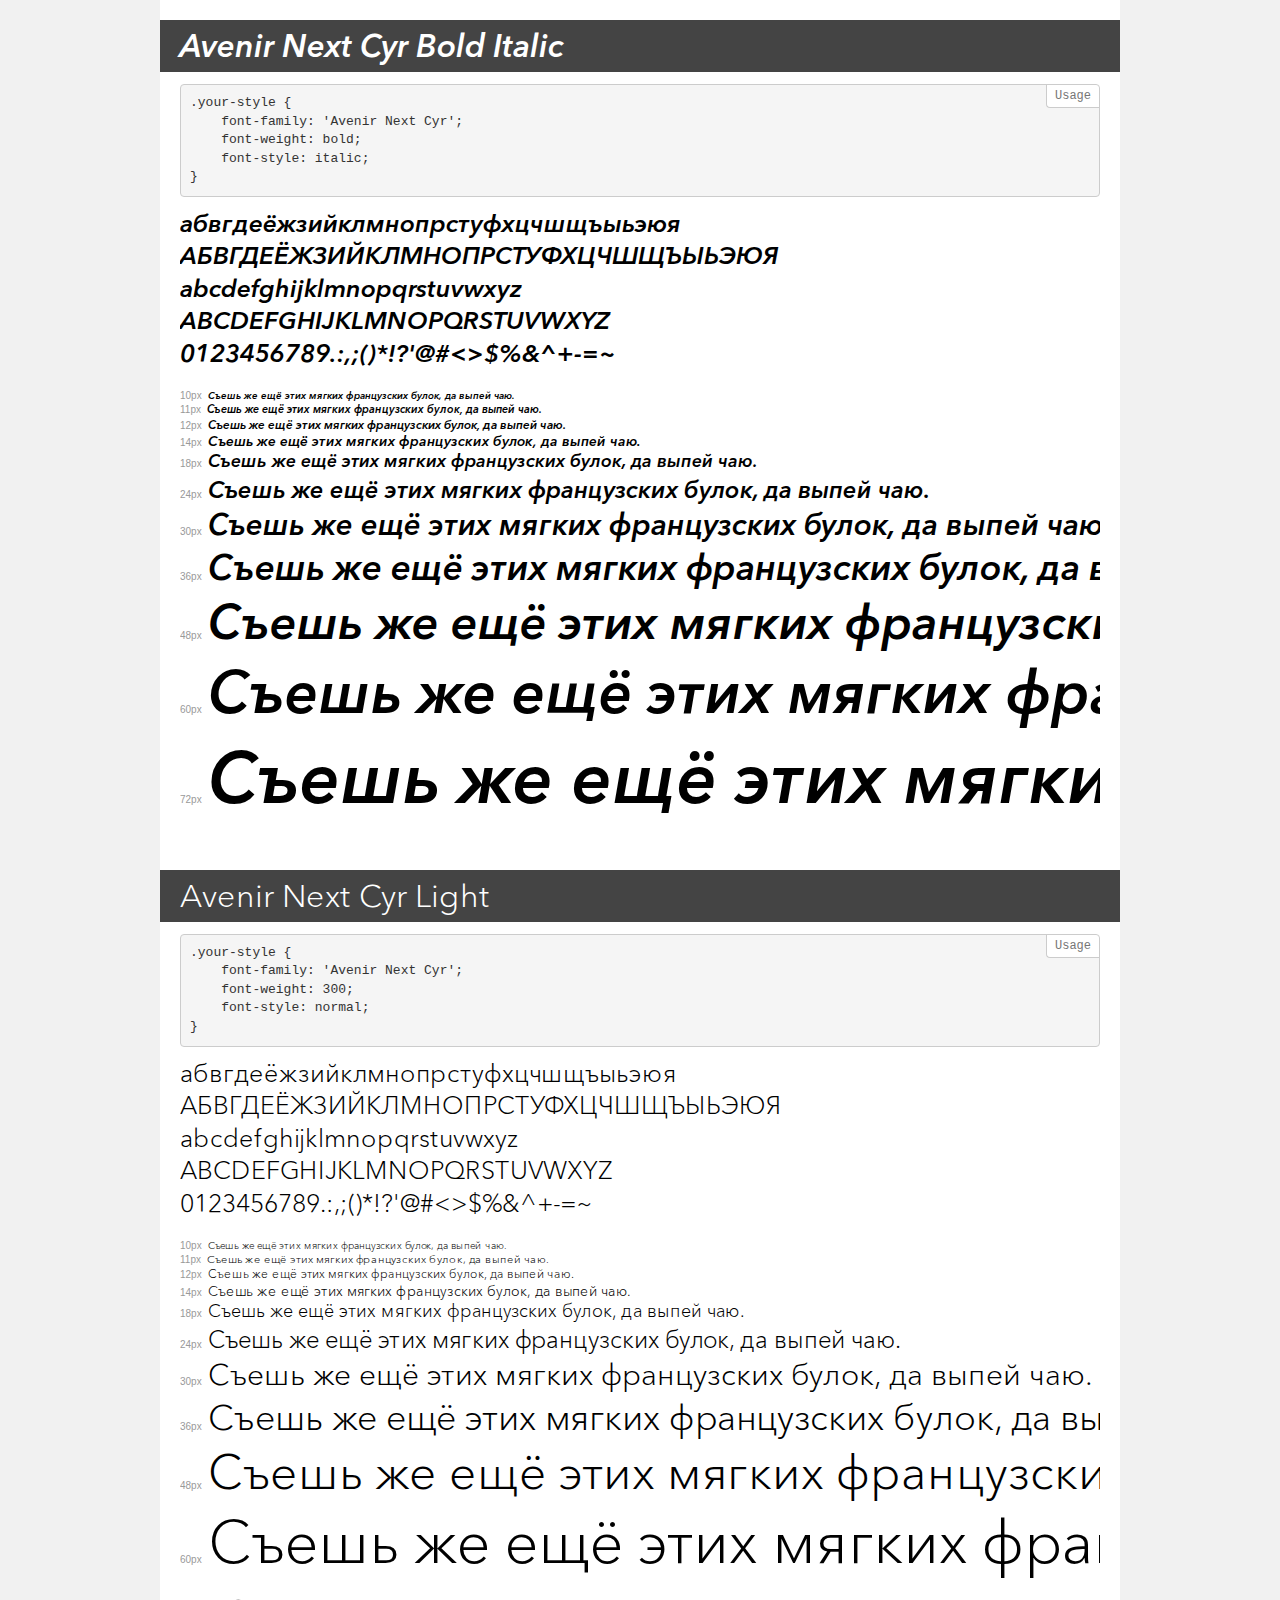
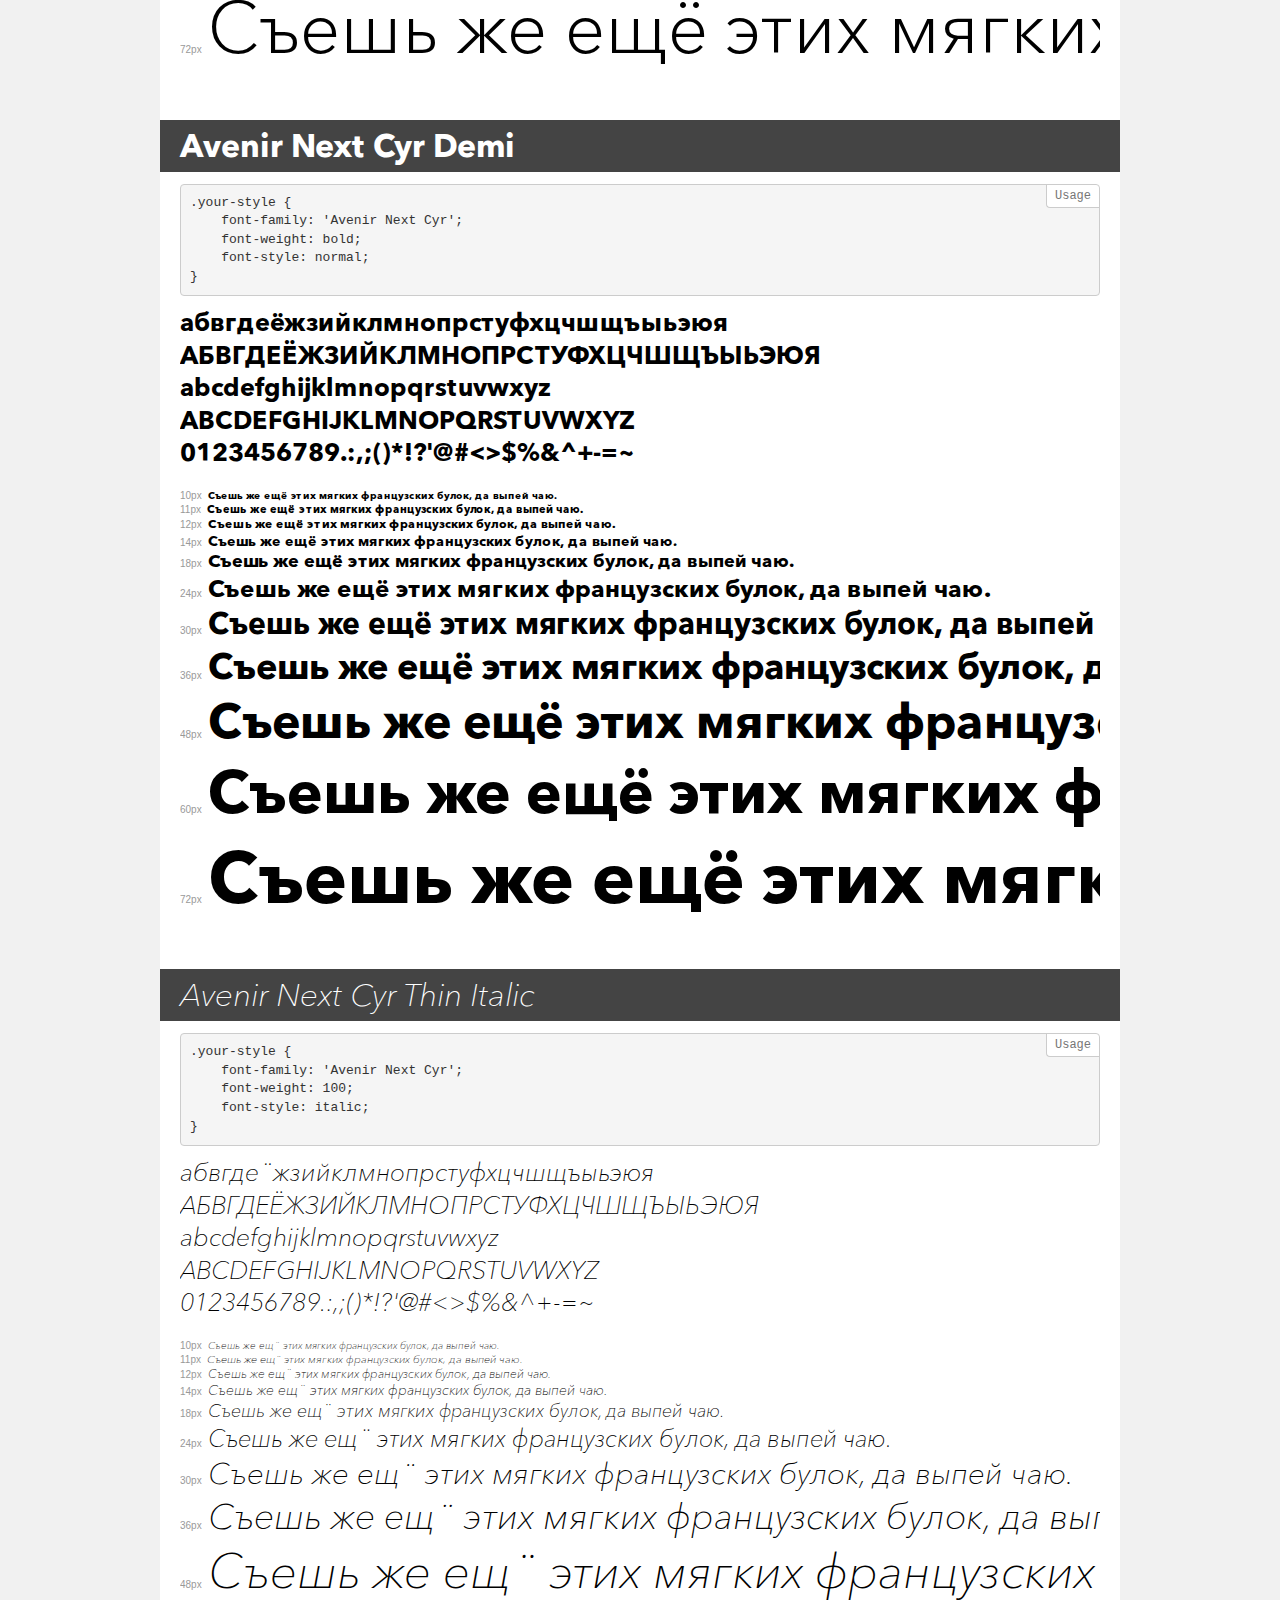
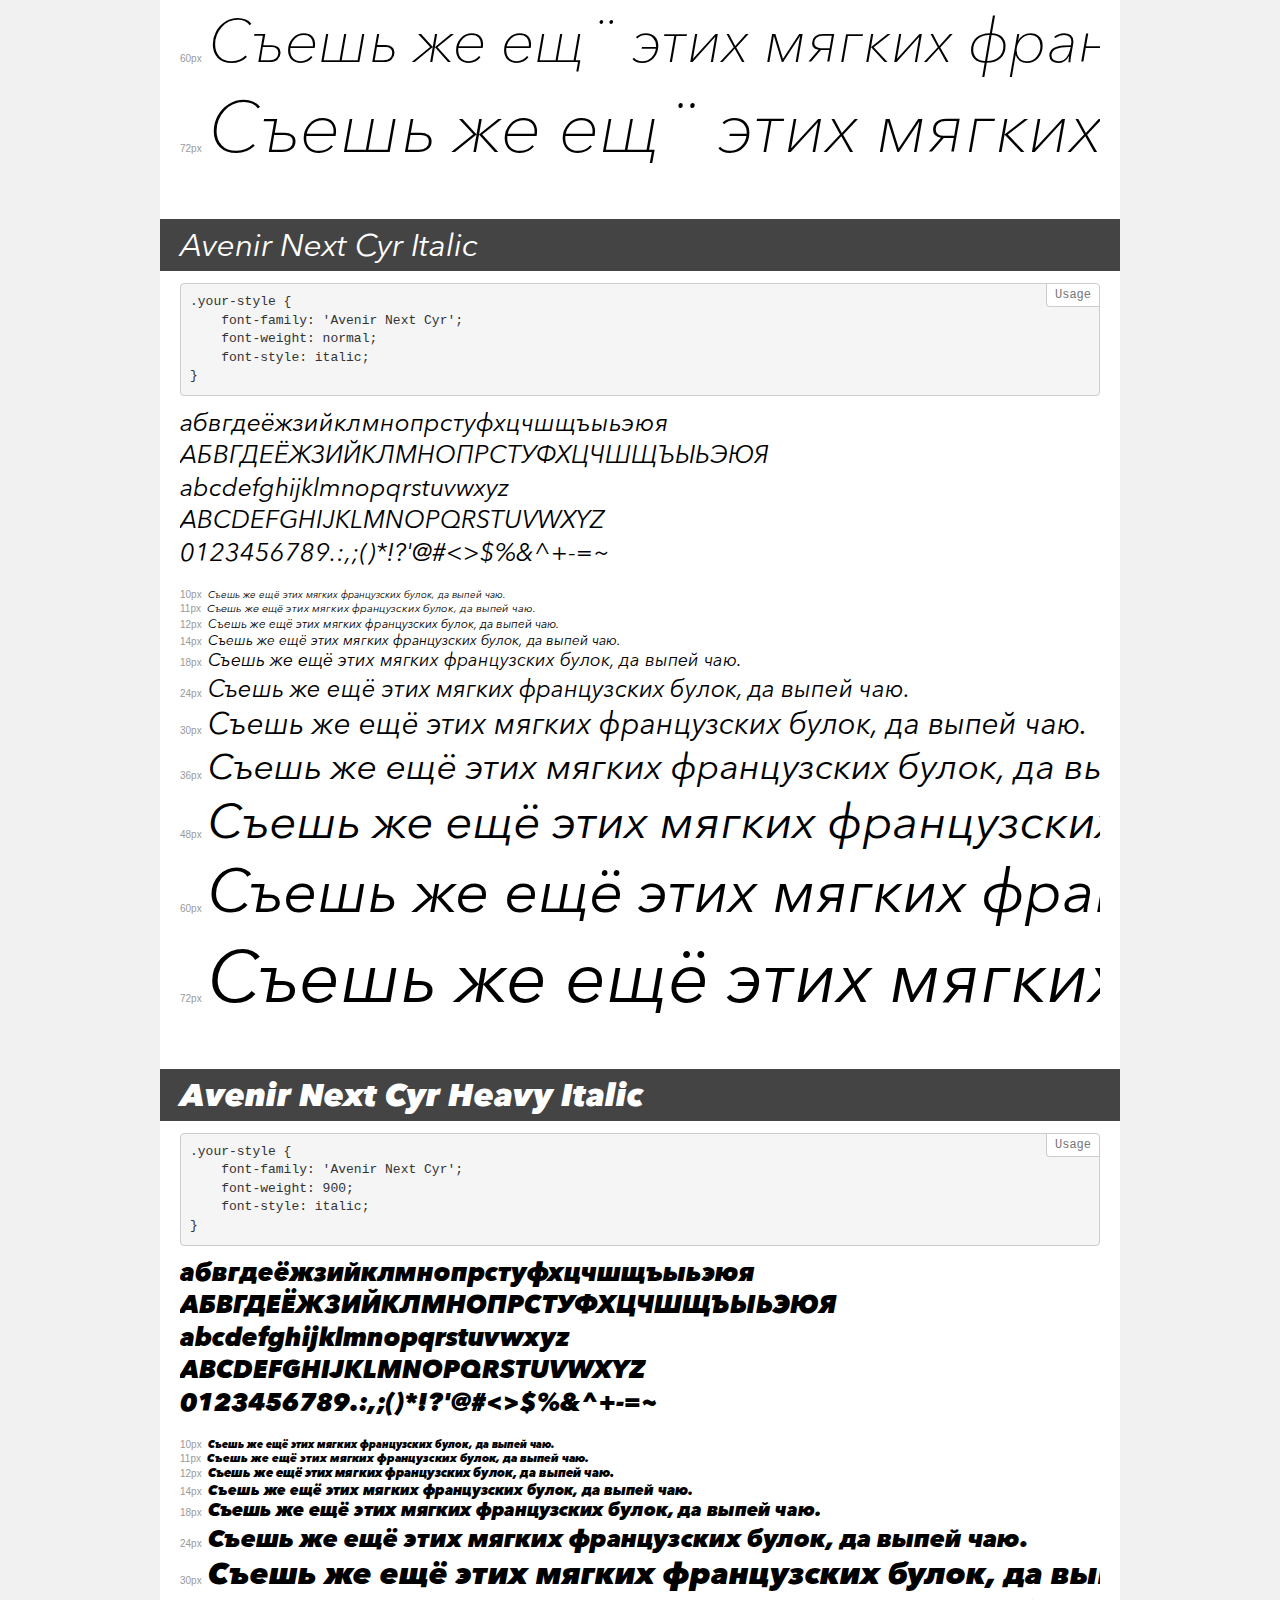
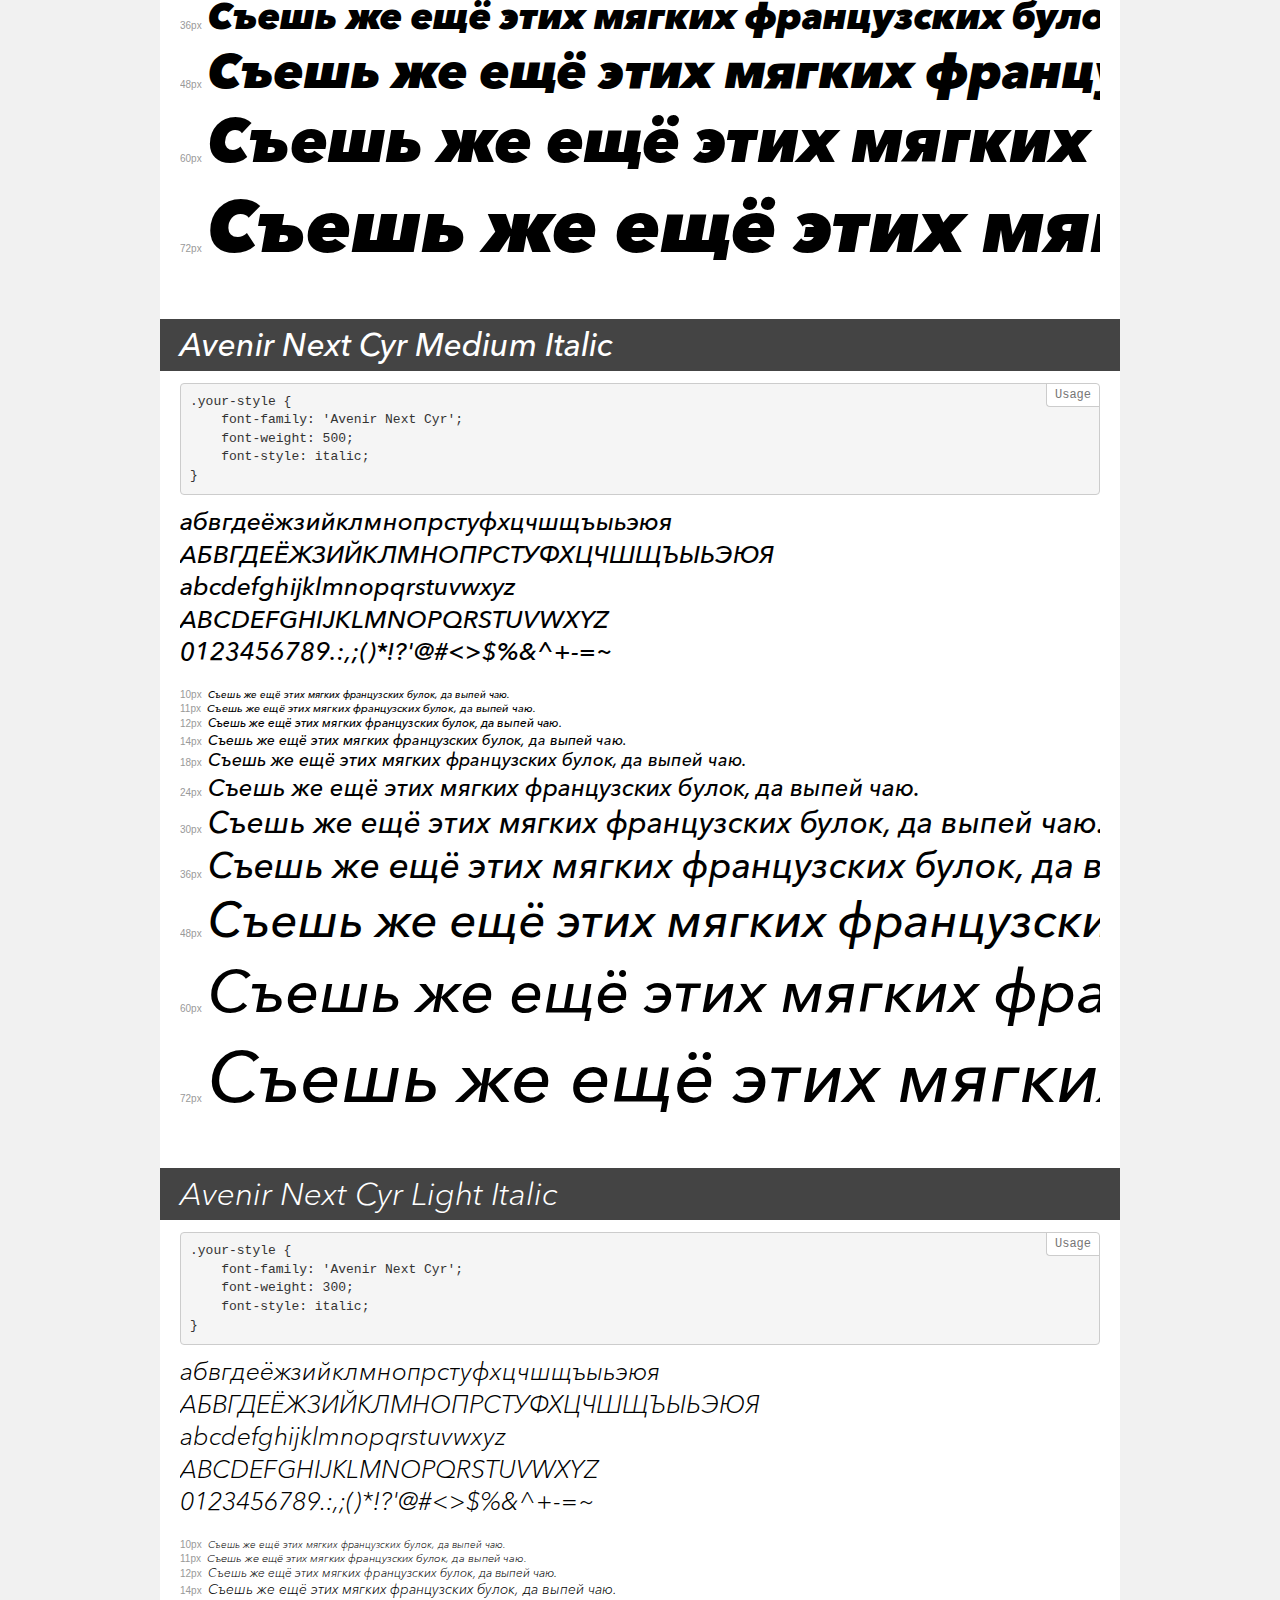
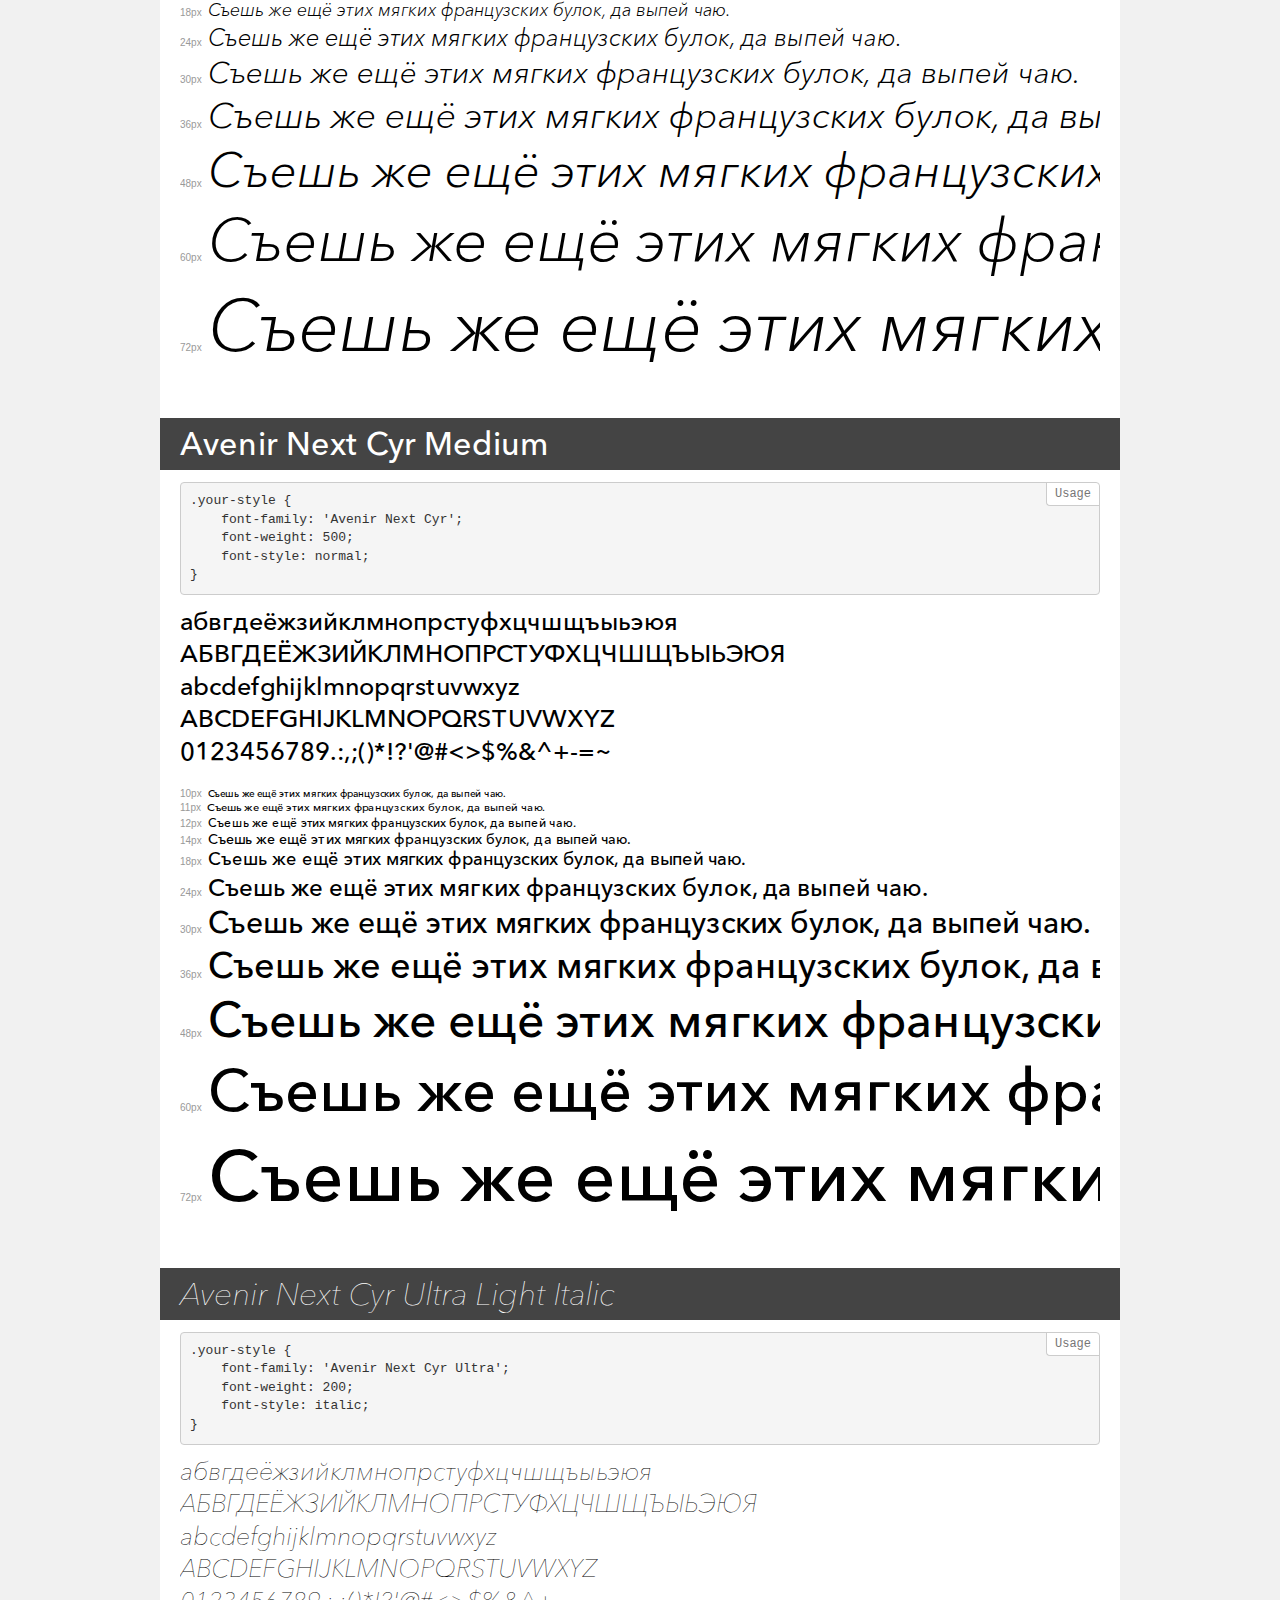
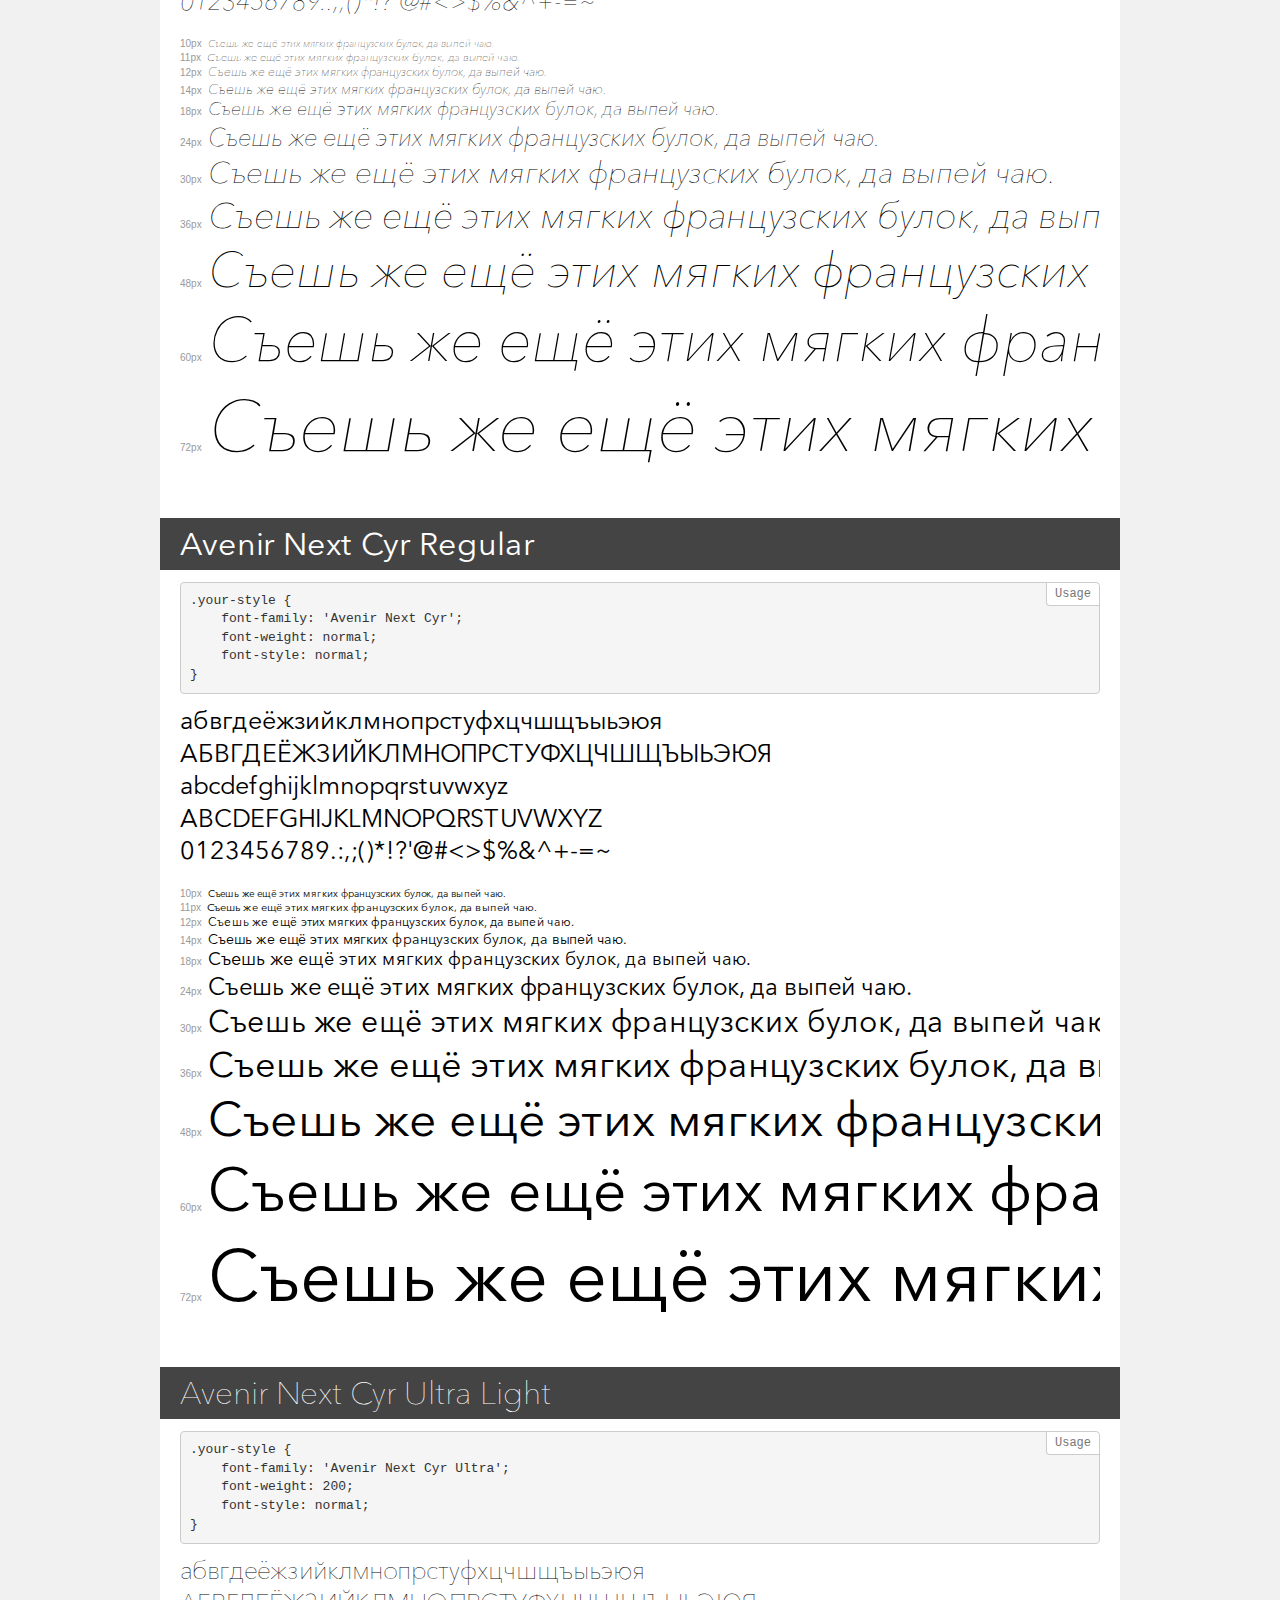
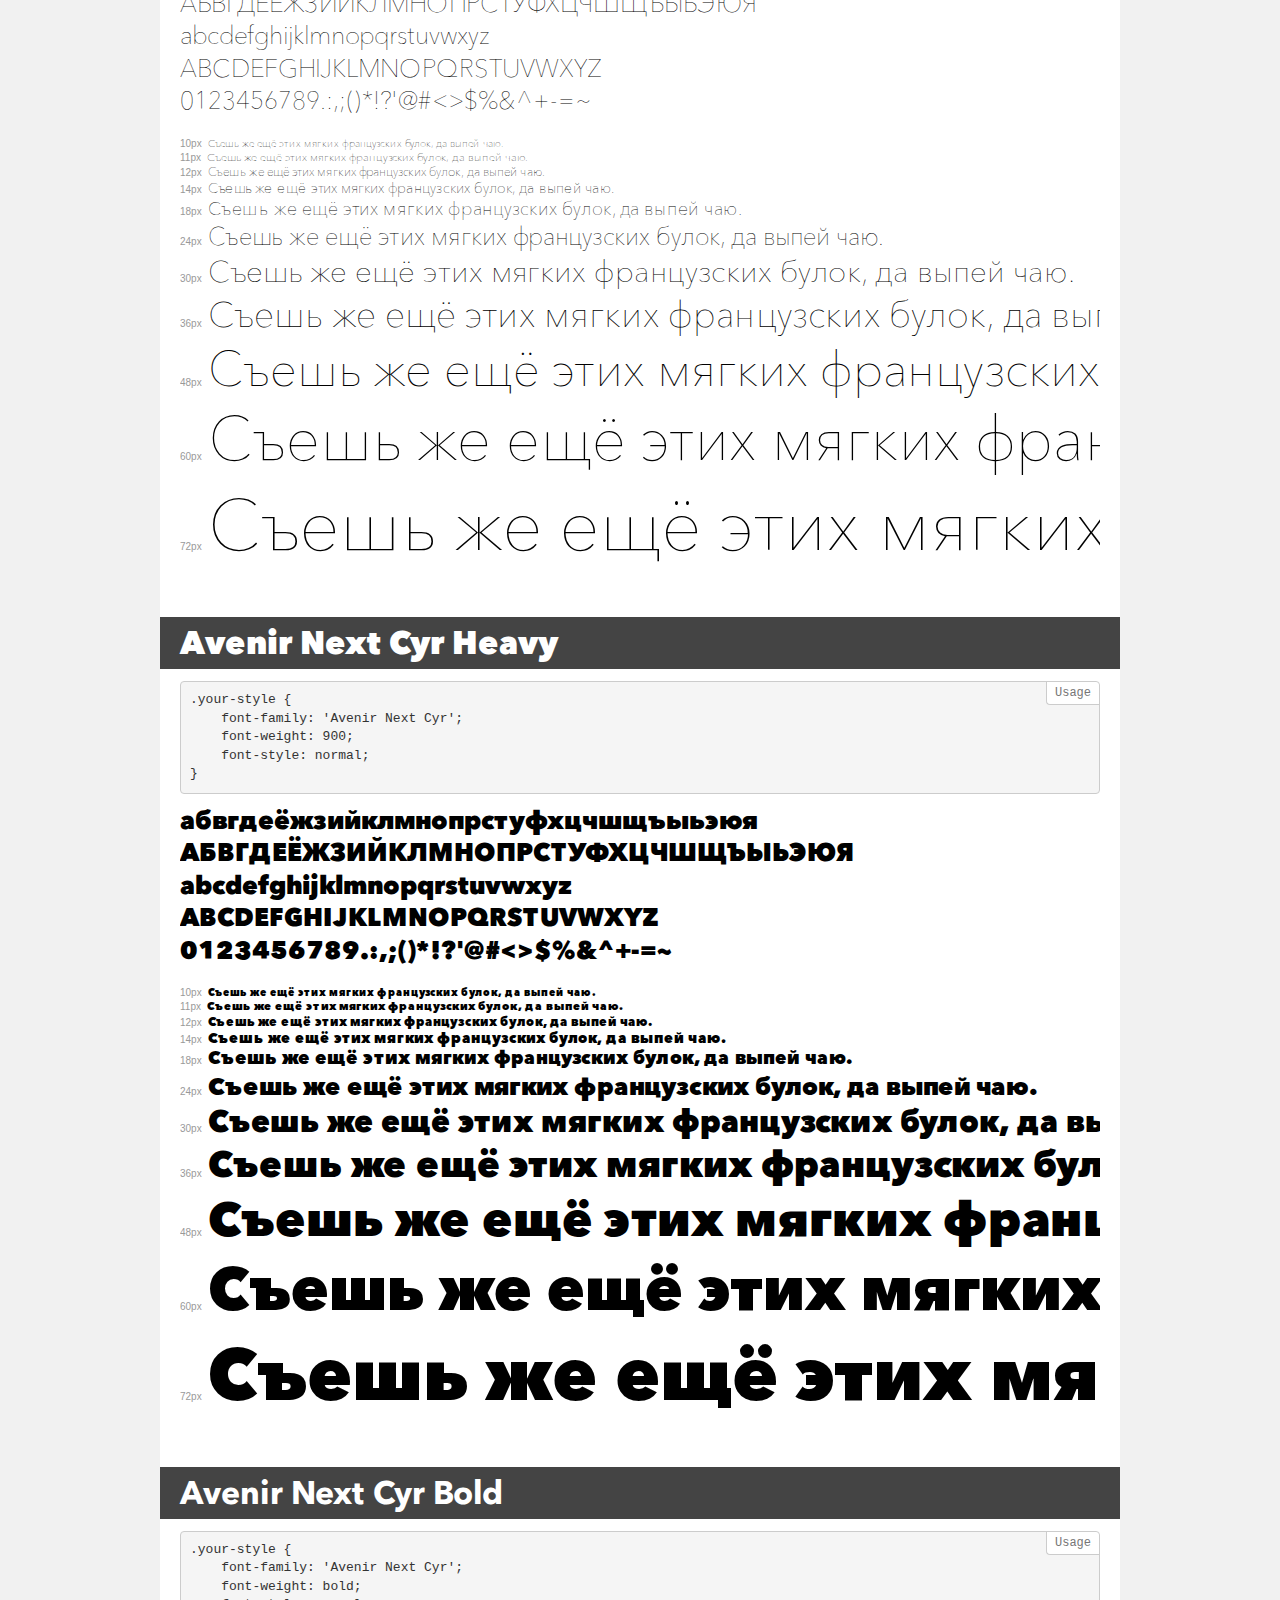
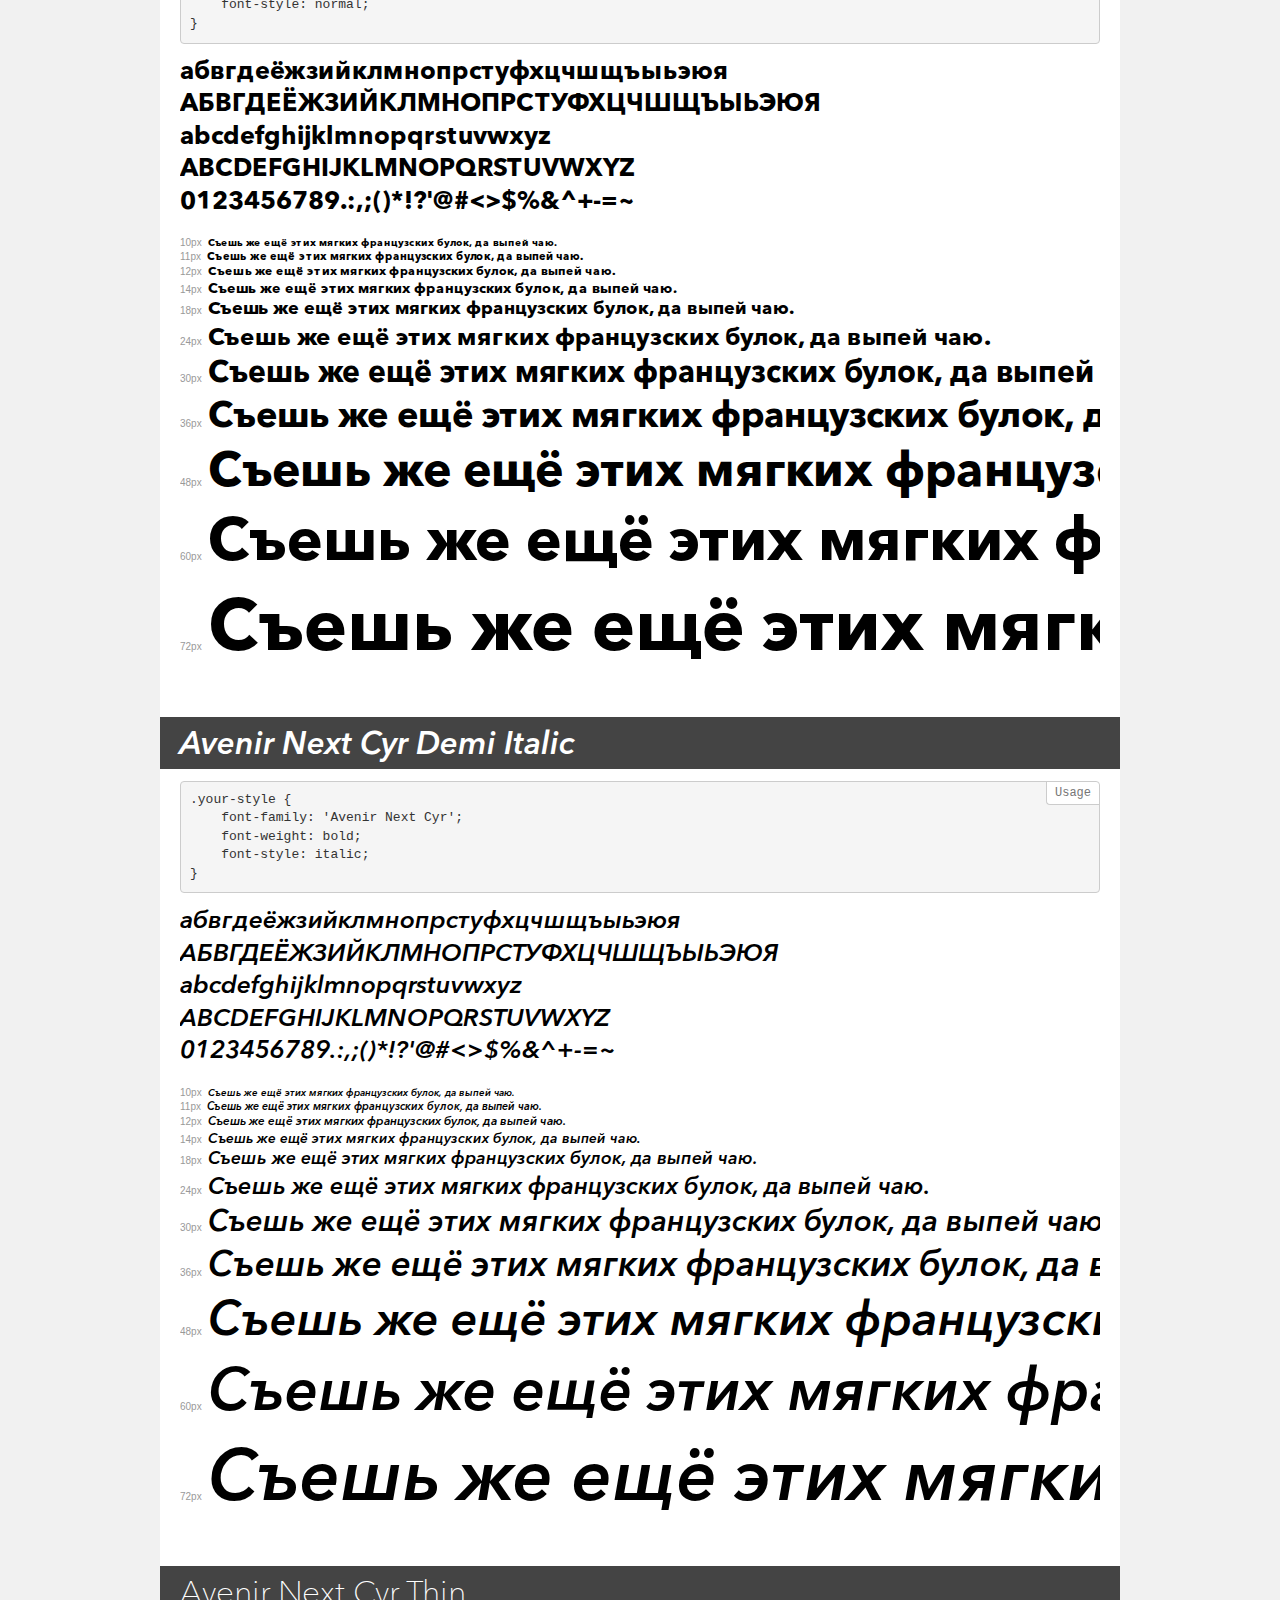
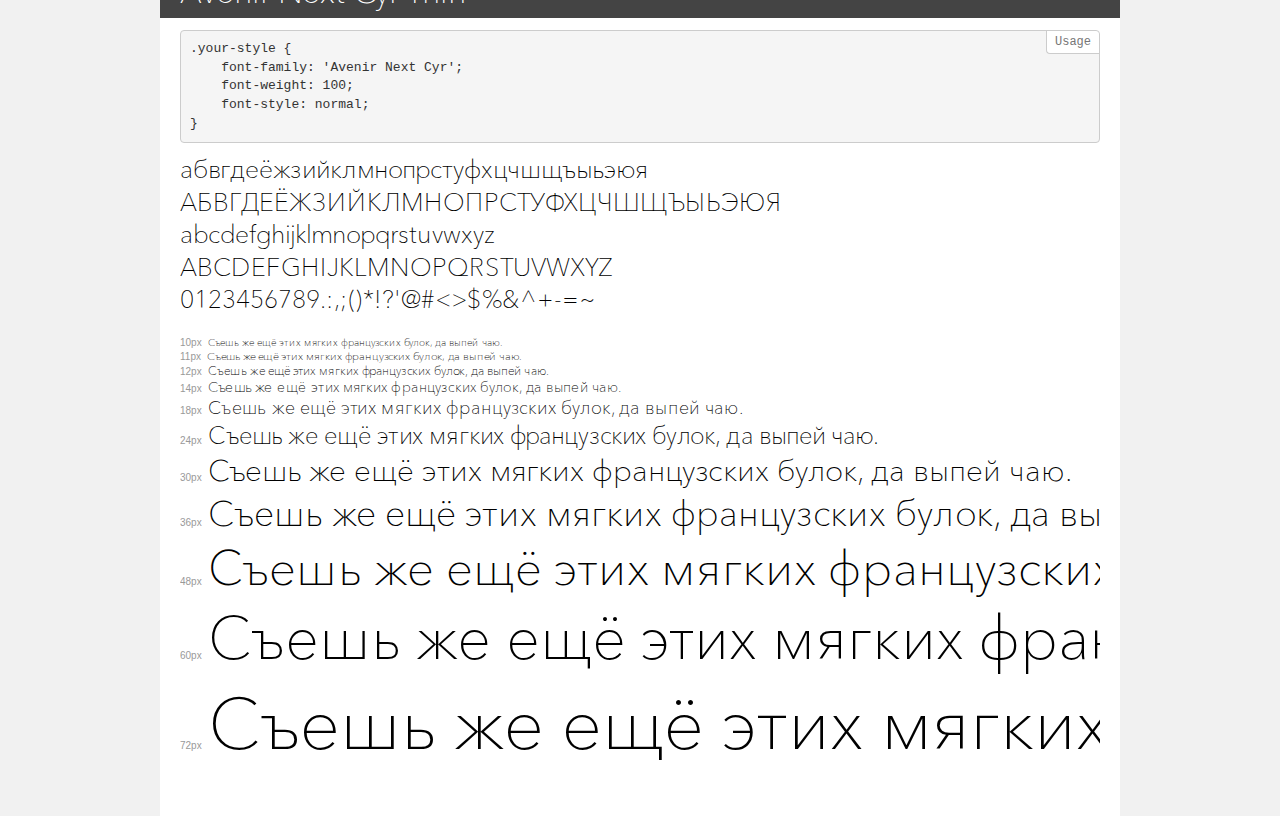
<file: public/fonts/AvenirNextCyr/demo.html>
<!DOCTYPE html>
<html>
<head>
	<meta charset="utf-8">
	<meta http-equiv="X-UA-Compatible" content="IE=edge">
	<meta name="viewport" content="width=device-width, initial-scale=1">
	<meta name="robots" content="noindex, noarchive">
	<title>Transfonter demo</title>
	<link href="stylesheet.css" rel="stylesheet">
	<style>
		/*
		http://meyerweb.com/eric/tools/css/reset/
		v2.0 | 20110126
		License: none (public domain)
		*/
		html, body, div, span, applet, object, iframe,
		h1, h2, h3, h4, h5, h6, p, blockquote, pre,
		a, abbr, acronym, address, big, cite, code,
		del, dfn, em, img, ins, kbd, q, s, samp,
		small, strike, strong, sub, sup, tt, var,
		b, u, i, center,
		dl, dt, dd, ol, ul, li,
		fieldset, form, label, legend,
		table, caption, tbody, tfoot, thead, tr, th, td,
		article, aside, canvas, details, embed,
		figure, figcaption, footer, header, hgroup,
		menu, nav, output, ruby, section, summary,
		time, mark, audio, video {
			margin: 0;
			padding: 0;
			border: 0;
			font-size: 100%;
			font: inherit;
			vertical-align: baseline;
		}
		/* HTML5 display-role reset for older browsers */
		article, aside, details, figcaption, figure,
		footer, header, hgroup, menu, nav, section {
			display: block;
		}
		body {
			line-height: 1;
		}
		ol, ul {
			list-style: none;
		}
		blockquote, q {
			quotes: none;
		}
		blockquote:before, blockquote:after,
		q:before, q:after {
			content: '';
			content: none;
		}
		table {
			border-collapse: collapse;
			border-spacing: 0;
		}
		/* common styles */
		body {
			background: #f1f1f1;
			color: #000;
		}
		.page {
			background: #fff;
			width: 920px;
			margin: 0 auto;
			padding: 20px 20px 0 20px;
			overflow: hidden;
		}
		.font-container {
			overflow-x: auto;
			overflow-y: hidden;
			margin-bottom: 40px;
			line-height: 1.3;
			white-space: nowrap;
			padding-bottom: 5px;
		}
		h1 {
			position: relative;
			background: #444;
			font-size: 32px;
			color: #fff;
			padding: 10px 20px;
			margin: 0 -20px 12px -20px;
		}
		.letters {
			font-size: 25px;
			margin-bottom: 20px;
		}
		.s10:before {
			content: '10px';
		}
		.s11:before {
			content: '11px';
		}
		.s12:before {
			content: '12px';
		}
		.s14:before {
			content: '14px';
		}
		.s18:before {
			content: '18px';
		}
		.s24:before {
			content: '24px';
		}
		.s30:before {
			content: '30px';
		}
		.s36:before {
			content: '36px';
		}
		.s48:before {
			content: '48px';
		}
		.s60:before {
			content: '60px';
		}
		.s72:before {
			content: '72px';
		}
		.s10:before, .s11:before, .s12:before, .s14:before,
		.s18:before, .s24:before, .s30:before, .s36:before,
		.s48:before, .s60:before, .s72:before {
			font-family: Arial, sans-serif;
			font-size: 10px;
			font-weight: normal;
			font-style: normal;
			color: #999;
			padding-right: 6px;
		}
		pre {
			display: block;
			position: relative;
			padding: 9px;
			margin: 0 0 10px;
			font-family: Monaco, Menlo, Consolas, "Courier New", monospace !important;
			font-size: 13px;
			line-height: 1.428571429;
			color: #333;
			font-weight: normal !important;
			font-style: normal !important;
			background-color: #f5f5f5;
			border: 1px solid #ccc;
			overflow-x: auto;
			border-radius: 4px;
		}
		pre:after {
			display: block;
			position: absolute;
			right: 0;
			top: 0;
			content: 'Usage';
			line-height: 1;
			padding: 5px 8px;
			font-size: 12px;
			color: #767676;
			background-color: #fff;
			border: 1px solid #ccc;
			border-right: none;
			border-top: none;
			border-radius: 0 4px 0 4px;
			z-index: 10;
		}
		/* responsive */
		@media (max-width: 959px) {
			.page {
				width: auto;
				margin: 0;
			}
		}
	</style>
</head>
<body>
<div class="page">
	<div class="demo" style="font-family: 'Avenir Next Cyr'; font-weight: bold; font-style: italic;">
		<h1>Avenir Next Cyr Bold Italic</h1>
		<pre>.your-style {
    font-family: 'Avenir Next Cyr';
    font-weight: bold;
    font-style: italic;
}</pre>
		<div class="font-container">
			<p class="letters">
				абвгдеёжзийклмнопрстуфхцчшщъыьэюя <br />
				АБВГДЕЁЖЗИЙКЛМНОПРСТУФХЦЧШЩЪЫЬЭЮЯ <br />
				abcdefghijklmnopqrstuvwxyz <br />
				ABCDEFGHIJKLMNOPQRSTUVWXYZ <br />				0123456789.:,;()*!?'@#<>$%&^+-=~
			</p>
			<p class="s10" style="font-size: 10px;">Съешь же ещё этих мягких французских булок, да выпей чаю.</p>
			<p class="s11" style="font-size: 11px;">Съешь же ещё этих мягких французских булок, да выпей чаю.</p>
			<p class="s12" style="font-size: 12px;">Съешь же ещё этих мягких французских булок, да выпей чаю.</p>
			<p class="s14" style="font-size: 14px;">Съешь же ещё этих мягких французских булок, да выпей чаю.</p>
			<p class="s18" style="font-size: 18px;">Съешь же ещё этих мягких французских булок, да выпей чаю.</p>
			<p class="s24" style="font-size: 24px;">Съешь же ещё этих мягких французских булок, да выпей чаю.</p>
			<p class="s30" style="font-size: 30px;">Съешь же ещё этих мягких французских булок, да выпей чаю.</p>
			<p class="s36" style="font-size: 36px;">Съешь же ещё этих мягких французских булок, да выпей чаю.</p>
			<p class="s48" style="font-size: 48px;">Съешь же ещё этих мягких французских булок, да выпей чаю.</p>
			<p class="s60" style="font-size: 60px;">Съешь же ещё этих мягких французских булок, да выпей чаю.</p>
			<p class="s72" style="font-size: 72px;">Съешь же ещё этих мягких французских булок, да выпей чаю.</p>
		</div>
	</div>
	<div class="demo" style="font-family: 'Avenir Next Cyr'; font-weight: 300; font-style: normal;">
		<h1>Avenir Next Cyr Light</h1>
		<pre>.your-style {
    font-family: 'Avenir Next Cyr';
    font-weight: 300;
    font-style: normal;
}</pre>
		<div class="font-container">
			<p class="letters">
				абвгдеёжзийклмнопрстуфхцчшщъыьэюя <br />
				АБВГДЕЁЖЗИЙКЛМНОПРСТУФХЦЧШЩЪЫЬЭЮЯ <br />
				abcdefghijklmnopqrstuvwxyz <br />
				ABCDEFGHIJKLMNOPQRSTUVWXYZ <br />				0123456789.:,;()*!?'@#<>$%&^+-=~
			</p>
			<p class="s10" style="font-size: 10px;">Съешь же ещё этих мягких французских булок, да выпей чаю.</p>
			<p class="s11" style="font-size: 11px;">Съешь же ещё этих мягких французских булок, да выпей чаю.</p>
			<p class="s12" style="font-size: 12px;">Съешь же ещё этих мягких французских булок, да выпей чаю.</p>
			<p class="s14" style="font-size: 14px;">Съешь же ещё этих мягких французских булок, да выпей чаю.</p>
			<p class="s18" style="font-size: 18px;">Съешь же ещё этих мягких французских булок, да выпей чаю.</p>
			<p class="s24" style="font-size: 24px;">Съешь же ещё этих мягких французских булок, да выпей чаю.</p>
			<p class="s30" style="font-size: 30px;">Съешь же ещё этих мягких французских булок, да выпей чаю.</p>
			<p class="s36" style="font-size: 36px;">Съешь же ещё этих мягких французских булок, да выпей чаю.</p>
			<p class="s48" style="font-size: 48px;">Съешь же ещё этих мягких французских булок, да выпей чаю.</p>
			<p class="s60" style="font-size: 60px;">Съешь же ещё этих мягких французских булок, да выпей чаю.</p>
			<p class="s72" style="font-size: 72px;">Съешь же ещё этих мягких французских булок, да выпей чаю.</p>
		</div>
	</div>
	<div class="demo" style="font-family: 'Avenir Next Cyr'; font-weight: bold; font-style: normal;">
		<h1>Avenir Next Cyr Demi</h1>
		<pre>.your-style {
    font-family: 'Avenir Next Cyr';
    font-weight: bold;
    font-style: normal;
}</pre>
		<div class="font-container">
			<p class="letters">
				абвгдеёжзийклмнопрстуфхцчшщъыьэюя <br />
				АБВГДЕЁЖЗИЙКЛМНОПРСТУФХЦЧШЩЪЫЬЭЮЯ <br />
				abcdefghijklmnopqrstuvwxyz <br />
				ABCDEFGHIJKLMNOPQRSTUVWXYZ <br />				0123456789.:,;()*!?'@#<>$%&^+-=~
			</p>
			<p class="s10" style="font-size: 10px;">Съешь же ещё этих мягких французских булок, да выпей чаю.</p>
			<p class="s11" style="font-size: 11px;">Съешь же ещё этих мягких французских булок, да выпей чаю.</p>
			<p class="s12" style="font-size: 12px;">Съешь же ещё этих мягких французских булок, да выпей чаю.</p>
			<p class="s14" style="font-size: 14px;">Съешь же ещё этих мягких французских булок, да выпей чаю.</p>
			<p class="s18" style="font-size: 18px;">Съешь же ещё этих мягких французских булок, да выпей чаю.</p>
			<p class="s24" style="font-size: 24px;">Съешь же ещё этих мягких французских булок, да выпей чаю.</p>
			<p class="s30" style="font-size: 30px;">Съешь же ещё этих мягких французских булок, да выпей чаю.</p>
			<p class="s36" style="font-size: 36px;">Съешь же ещё этих мягких французских булок, да выпей чаю.</p>
			<p class="s48" style="font-size: 48px;">Съешь же ещё этих мягких французских булок, да выпей чаю.</p>
			<p class="s60" style="font-size: 60px;">Съешь же ещё этих мягких французских булок, да выпей чаю.</p>
			<p class="s72" style="font-size: 72px;">Съешь же ещё этих мягких французских булок, да выпей чаю.</p>
		</div>
	</div>
	<div class="demo" style="font-family: 'Avenir Next Cyr'; font-weight: 100; font-style: italic;">
		<h1>Avenir Next Cyr Thin Italic</h1>
		<pre>.your-style {
    font-family: 'Avenir Next Cyr';
    font-weight: 100;
    font-style: italic;
}</pre>
		<div class="font-container">
			<p class="letters">
				абвгдеёжзийклмнопрстуфхцчшщъыьэюя <br />
				АБВГДЕЁЖЗИЙКЛМНОПРСТУФХЦЧШЩЪЫЬЭЮЯ <br />
				abcdefghijklmnopqrstuvwxyz <br />
				ABCDEFGHIJKLMNOPQRSTUVWXYZ <br />				0123456789.:,;()*!?'@#<>$%&^+-=~
			</p>
			<p class="s10" style="font-size: 10px;">Съешь же ещё этих мягких французских булок, да выпей чаю.</p>
			<p class="s11" style="font-size: 11px;">Съешь же ещё этих мягких французских булок, да выпей чаю.</p>
			<p class="s12" style="font-size: 12px;">Съешь же ещё этих мягких французских булок, да выпей чаю.</p>
			<p class="s14" style="font-size: 14px;">Съешь же ещё этих мягких французских булок, да выпей чаю.</p>
			<p class="s18" style="font-size: 18px;">Съешь же ещё этих мягких французских булок, да выпей чаю.</p>
			<p class="s24" style="font-size: 24px;">Съешь же ещё этих мягких французских булок, да выпей чаю.</p>
			<p class="s30" style="font-size: 30px;">Съешь же ещё этих мягких французских булок, да выпей чаю.</p>
			<p class="s36" style="font-size: 36px;">Съешь же ещё этих мягких французских булок, да выпей чаю.</p>
			<p class="s48" style="font-size: 48px;">Съешь же ещё этих мягких французских булок, да выпей чаю.</p>
			<p class="s60" style="font-size: 60px;">Съешь же ещё этих мягких французских булок, да выпей чаю.</p>
			<p class="s72" style="font-size: 72px;">Съешь же ещё этих мягких французских булок, да выпей чаю.</p>
		</div>
	</div>
	<div class="demo" style="font-family: 'Avenir Next Cyr'; font-weight: normal; font-style: italic;">
		<h1>Avenir Next Cyr Italic</h1>
		<pre>.your-style {
    font-family: 'Avenir Next Cyr';
    font-weight: normal;
    font-style: italic;
}</pre>
		<div class="font-container">
			<p class="letters">
				абвгдеёжзийклмнопрстуфхцчшщъыьэюя <br />
				АБВГДЕЁЖЗИЙКЛМНОПРСТУФХЦЧШЩЪЫЬЭЮЯ <br />
				abcdefghijklmnopqrstuvwxyz <br />
				ABCDEFGHIJKLMNOPQRSTUVWXYZ <br />				0123456789.:,;()*!?'@#<>$%&^+-=~
			</p>
			<p class="s10" style="font-size: 10px;">Съешь же ещё этих мягких французских булок, да выпей чаю.</p>
			<p class="s11" style="font-size: 11px;">Съешь же ещё этих мягких французских булок, да выпей чаю.</p>
			<p class="s12" style="font-size: 12px;">Съешь же ещё этих мягких французских булок, да выпей чаю.</p>
			<p class="s14" style="font-size: 14px;">Съешь же ещё этих мягких французских булок, да выпей чаю.</p>
			<p class="s18" style="font-size: 18px;">Съешь же ещё этих мягких французских булок, да выпей чаю.</p>
			<p class="s24" style="font-size: 24px;">Съешь же ещё этих мягких французских булок, да выпей чаю.</p>
			<p class="s30" style="font-size: 30px;">Съешь же ещё этих мягких французских булок, да выпей чаю.</p>
			<p class="s36" style="font-size: 36px;">Съешь же ещё этих мягких французских булок, да выпей чаю.</p>
			<p class="s48" style="font-size: 48px;">Съешь же ещё этих мягких французских булок, да выпей чаю.</p>
			<p class="s60" style="font-size: 60px;">Съешь же ещё этих мягких французских булок, да выпей чаю.</p>
			<p class="s72" style="font-size: 72px;">Съешь же ещё этих мягких французских булок, да выпей чаю.</p>
		</div>
	</div>
	<div class="demo" style="font-family: 'Avenir Next Cyr'; font-weight: 900; font-style: italic;">
		<h1>Avenir Next Cyr Heavy Italic</h1>
		<pre>.your-style {
    font-family: 'Avenir Next Cyr';
    font-weight: 900;
    font-style: italic;
}</pre>
		<div class="font-container">
			<p class="letters">
				абвгдеёжзийклмнопрстуфхцчшщъыьэюя <br />
				АБВГДЕЁЖЗИЙКЛМНОПРСТУФХЦЧШЩЪЫЬЭЮЯ <br />
				abcdefghijklmnopqrstuvwxyz <br />
				ABCDEFGHIJKLMNOPQRSTUVWXYZ <br />				0123456789.:,;()*!?'@#<>$%&^+-=~
			</p>
			<p class="s10" style="font-size: 10px;">Съешь же ещё этих мягких французских булок, да выпей чаю.</p>
			<p class="s11" style="font-size: 11px;">Съешь же ещё этих мягких французских булок, да выпей чаю.</p>
			<p class="s12" style="font-size: 12px;">Съешь же ещё этих мягких французских булок, да выпей чаю.</p>
			<p class="s14" style="font-size: 14px;">Съешь же ещё этих мягких французских булок, да выпей чаю.</p>
			<p class="s18" style="font-size: 18px;">Съешь же ещё этих мягких французских булок, да выпей чаю.</p>
			<p class="s24" style="font-size: 24px;">Съешь же ещё этих мягких французских булок, да выпей чаю.</p>
			<p class="s30" style="font-size: 30px;">Съешь же ещё этих мягких французских булок, да выпей чаю.</p>
			<p class="s36" style="font-size: 36px;">Съешь же ещё этих мягких французских булок, да выпей чаю.</p>
			<p class="s48" style="font-size: 48px;">Съешь же ещё этих мягких французских булок, да выпей чаю.</p>
			<p class="s60" style="font-size: 60px;">Съешь же ещё этих мягких французских булок, да выпей чаю.</p>
			<p class="s72" style="font-size: 72px;">Съешь же ещё этих мягких французских булок, да выпей чаю.</p>
		</div>
	</div>
	<div class="demo" style="font-family: 'Avenir Next Cyr'; font-weight: 500; font-style: italic;">
		<h1>Avenir Next Cyr Medium Italic</h1>
		<pre>.your-style {
    font-family: 'Avenir Next Cyr';
    font-weight: 500;
    font-style: italic;
}</pre>
		<div class="font-container">
			<p class="letters">
				абвгдеёжзийклмнопрстуфхцчшщъыьэюя <br />
				АБВГДЕЁЖЗИЙКЛМНОПРСТУФХЦЧШЩЪЫЬЭЮЯ <br />
				abcdefghijklmnopqrstuvwxyz <br />
				ABCDEFGHIJKLMNOPQRSTUVWXYZ <br />				0123456789.:,;()*!?'@#<>$%&^+-=~
			</p>
			<p class="s10" style="font-size: 10px;">Съешь же ещё этих мягких французских булок, да выпей чаю.</p>
			<p class="s11" style="font-size: 11px;">Съешь же ещё этих мягких французских булок, да выпей чаю.</p>
			<p class="s12" style="font-size: 12px;">Съешь же ещё этих мягких французских булок, да выпей чаю.</p>
			<p class="s14" style="font-size: 14px;">Съешь же ещё этих мягких французских булок, да выпей чаю.</p>
			<p class="s18" style="font-size: 18px;">Съешь же ещё этих мягких французских булок, да выпей чаю.</p>
			<p class="s24" style="font-size: 24px;">Съешь же ещё этих мягких французских булок, да выпей чаю.</p>
			<p class="s30" style="font-size: 30px;">Съешь же ещё этих мягких французских булок, да выпей чаю.</p>
			<p class="s36" style="font-size: 36px;">Съешь же ещё этих мягких французских булок, да выпей чаю.</p>
			<p class="s48" style="font-size: 48px;">Съешь же ещё этих мягких французских булок, да выпей чаю.</p>
			<p class="s60" style="font-size: 60px;">Съешь же ещё этих мягких французских булок, да выпей чаю.</p>
			<p class="s72" style="font-size: 72px;">Съешь же ещё этих мягких французских булок, да выпей чаю.</p>
		</div>
	</div>
	<div class="demo" style="font-family: 'Avenir Next Cyr'; font-weight: 300; font-style: italic;">
		<h1>Avenir Next Cyr Light Italic</h1>
		<pre>.your-style {
    font-family: 'Avenir Next Cyr';
    font-weight: 300;
    font-style: italic;
}</pre>
		<div class="font-container">
			<p class="letters">
				абвгдеёжзийклмнопрстуфхцчшщъыьэюя <br />
				АБВГДЕЁЖЗИЙКЛМНОПРСТУФХЦЧШЩЪЫЬЭЮЯ <br />
				abcdefghijklmnopqrstuvwxyz <br />
				ABCDEFGHIJKLMNOPQRSTUVWXYZ <br />				0123456789.:,;()*!?'@#<>$%&^+-=~
			</p>
			<p class="s10" style="font-size: 10px;">Съешь же ещё этих мягких французских булок, да выпей чаю.</p>
			<p class="s11" style="font-size: 11px;">Съешь же ещё этих мягких французских булок, да выпей чаю.</p>
			<p class="s12" style="font-size: 12px;">Съешь же ещё этих мягких французских булок, да выпей чаю.</p>
			<p class="s14" style="font-size: 14px;">Съешь же ещё этих мягких французских булок, да выпей чаю.</p>
			<p class="s18" style="font-size: 18px;">Съешь же ещё этих мягких французских булок, да выпей чаю.</p>
			<p class="s24" style="font-size: 24px;">Съешь же ещё этих мягких французских булок, да выпей чаю.</p>
			<p class="s30" style="font-size: 30px;">Съешь же ещё этих мягких французских булок, да выпей чаю.</p>
			<p class="s36" style="font-size: 36px;">Съешь же ещё этих мягких французских булок, да выпей чаю.</p>
			<p class="s48" style="font-size: 48px;">Съешь же ещё этих мягких французских булок, да выпей чаю.</p>
			<p class="s60" style="font-size: 60px;">Съешь же ещё этих мягких французских булок, да выпей чаю.</p>
			<p class="s72" style="font-size: 72px;">Съешь же ещё этих мягких французских булок, да выпей чаю.</p>
		</div>
	</div>
	<div class="demo" style="font-family: 'Avenir Next Cyr'; font-weight: 500; font-style: normal;">
		<h1>Avenir Next Cyr Medium</h1>
		<pre>.your-style {
    font-family: 'Avenir Next Cyr';
    font-weight: 500;
    font-style: normal;
}</pre>
		<div class="font-container">
			<p class="letters">
				абвгдеёжзийклмнопрстуфхцчшщъыьэюя <br />
				АБВГДЕЁЖЗИЙКЛМНОПРСТУФХЦЧШЩЪЫЬЭЮЯ <br />
				abcdefghijklmnopqrstuvwxyz <br />
				ABCDEFGHIJKLMNOPQRSTUVWXYZ <br />				0123456789.:,;()*!?'@#<>$%&^+-=~
			</p>
			<p class="s10" style="font-size: 10px;">Съешь же ещё этих мягких французских булок, да выпей чаю.</p>
			<p class="s11" style="font-size: 11px;">Съешь же ещё этих мягких французских булок, да выпей чаю.</p>
			<p class="s12" style="font-size: 12px;">Съешь же ещё этих мягких французских булок, да выпей чаю.</p>
			<p class="s14" style="font-size: 14px;">Съешь же ещё этих мягких французских булок, да выпей чаю.</p>
			<p class="s18" style="font-size: 18px;">Съешь же ещё этих мягких французских булок, да выпей чаю.</p>
			<p class="s24" style="font-size: 24px;">Съешь же ещё этих мягких французских булок, да выпей чаю.</p>
			<p class="s30" style="font-size: 30px;">Съешь же ещё этих мягких французских булок, да выпей чаю.</p>
			<p class="s36" style="font-size: 36px;">Съешь же ещё этих мягких французских булок, да выпей чаю.</p>
			<p class="s48" style="font-size: 48px;">Съешь же ещё этих мягких французских булок, да выпей чаю.</p>
			<p class="s60" style="font-size: 60px;">Съешь же ещё этих мягких французских булок, да выпей чаю.</p>
			<p class="s72" style="font-size: 72px;">Съешь же ещё этих мягких французских булок, да выпей чаю.</p>
		</div>
	</div>
	<div class="demo" style="font-family: 'Avenir Next Cyr Ultra'; font-weight: 200; font-style: italic;">
		<h1>Avenir Next Cyr Ultra Light Italic</h1>
		<pre>.your-style {
    font-family: 'Avenir Next Cyr Ultra';
    font-weight: 200;
    font-style: italic;
}</pre>
		<div class="font-container">
			<p class="letters">
				абвгдеёжзийклмнопрстуфхцчшщъыьэюя <br />
				АБВГДЕЁЖЗИЙКЛМНОПРСТУФХЦЧШЩЪЫЬЭЮЯ <br />
				abcdefghijklmnopqrstuvwxyz <br />
				ABCDEFGHIJKLMNOPQRSTUVWXYZ <br />				0123456789.:,;()*!?'@#<>$%&^+-=~
			</p>
			<p class="s10" style="font-size: 10px;">Съешь же ещё этих мягких французских булок, да выпей чаю.</p>
			<p class="s11" style="font-size: 11px;">Съешь же ещё этих мягких французских булок, да выпей чаю.</p>
			<p class="s12" style="font-size: 12px;">Съешь же ещё этих мягких французских булок, да выпей чаю.</p>
			<p class="s14" style="font-size: 14px;">Съешь же ещё этих мягких французских булок, да выпей чаю.</p>
			<p class="s18" style="font-size: 18px;">Съешь же ещё этих мягких французских булок, да выпей чаю.</p>
			<p class="s24" style="font-size: 24px;">Съешь же ещё этих мягких французских булок, да выпей чаю.</p>
			<p class="s30" style="font-size: 30px;">Съешь же ещё этих мягких французских булок, да выпей чаю.</p>
			<p class="s36" style="font-size: 36px;">Съешь же ещё этих мягких французских булок, да выпей чаю.</p>
			<p class="s48" style="font-size: 48px;">Съешь же ещё этих мягких французских булок, да выпей чаю.</p>
			<p class="s60" style="font-size: 60px;">Съешь же ещё этих мягких французских булок, да выпей чаю.</p>
			<p class="s72" style="font-size: 72px;">Съешь же ещё этих мягких французских булок, да выпей чаю.</p>
		</div>
	</div>
	<div class="demo" style="font-family: 'Avenir Next Cyr'; font-weight: normal; font-style: normal;">
		<h1>Avenir Next Cyr Regular</h1>
		<pre>.your-style {
    font-family: 'Avenir Next Cyr';
    font-weight: normal;
    font-style: normal;
}</pre>
		<div class="font-container">
			<p class="letters">
				абвгдеёжзийклмнопрстуфхцчшщъыьэюя <br />
				АБВГДЕЁЖЗИЙКЛМНОПРСТУФХЦЧШЩЪЫЬЭЮЯ <br />
				abcdefghijklmnopqrstuvwxyz <br />
				ABCDEFGHIJKLMNOPQRSTUVWXYZ <br />				0123456789.:,;()*!?'@#<>$%&^+-=~
			</p>
			<p class="s10" style="font-size: 10px;">Съешь же ещё этих мягких французских булок, да выпей чаю.</p>
			<p class="s11" style="font-size: 11px;">Съешь же ещё этих мягких французских булок, да выпей чаю.</p>
			<p class="s12" style="font-size: 12px;">Съешь же ещё этих мягких французских булок, да выпей чаю.</p>
			<p class="s14" style="font-size: 14px;">Съешь же ещё этих мягких французских булок, да выпей чаю.</p>
			<p class="s18" style="font-size: 18px;">Съешь же ещё этих мягких французских булок, да выпей чаю.</p>
			<p class="s24" style="font-size: 24px;">Съешь же ещё этих мягких французских булок, да выпей чаю.</p>
			<p class="s30" style="font-size: 30px;">Съешь же ещё этих мягких французских булок, да выпей чаю.</p>
			<p class="s36" style="font-size: 36px;">Съешь же ещё этих мягких французских булок, да выпей чаю.</p>
			<p class="s48" style="font-size: 48px;">Съешь же ещё этих мягких французских булок, да выпей чаю.</p>
			<p class="s60" style="font-size: 60px;">Съешь же ещё этих мягких французских булок, да выпей чаю.</p>
			<p class="s72" style="font-size: 72px;">Съешь же ещё этих мягких французских булок, да выпей чаю.</p>
		</div>
	</div>
	<div class="demo" style="font-family: 'Avenir Next Cyr Ultra'; font-weight: 200; font-style: normal;">
		<h1>Avenir Next Cyr Ultra Light</h1>
		<pre>.your-style {
    font-family: 'Avenir Next Cyr Ultra';
    font-weight: 200;
    font-style: normal;
}</pre>
		<div class="font-container">
			<p class="letters">
				абвгдеёжзийклмнопрстуфхцчшщъыьэюя <br />
				АБВГДЕЁЖЗИЙКЛМНОПРСТУФХЦЧШЩЪЫЬЭЮЯ <br />
				abcdefghijklmnopqrstuvwxyz <br />
				ABCDEFGHIJKLMNOPQRSTUVWXYZ <br />				0123456789.:,;()*!?'@#<>$%&^+-=~
			</p>
			<p class="s10" style="font-size: 10px;">Съешь же ещё этих мягких французских булок, да выпей чаю.</p>
			<p class="s11" style="font-size: 11px;">Съешь же ещё этих мягких французских булок, да выпей чаю.</p>
			<p class="s12" style="font-size: 12px;">Съешь же ещё этих мягких французских булок, да выпей чаю.</p>
			<p class="s14" style="font-size: 14px;">Съешь же ещё этих мягких французских булок, да выпей чаю.</p>
			<p class="s18" style="font-size: 18px;">Съешь же ещё этих мягких французских булок, да выпей чаю.</p>
			<p class="s24" style="font-size: 24px;">Съешь же ещё этих мягких французских булок, да выпей чаю.</p>
			<p class="s30" style="font-size: 30px;">Съешь же ещё этих мягких французских булок, да выпей чаю.</p>
			<p class="s36" style="font-size: 36px;">Съешь же ещё этих мягких французских булок, да выпей чаю.</p>
			<p class="s48" style="font-size: 48px;">Съешь же ещё этих мягких французских булок, да выпей чаю.</p>
			<p class="s60" style="font-size: 60px;">Съешь же ещё этих мягких французских булок, да выпей чаю.</p>
			<p class="s72" style="font-size: 72px;">Съешь же ещё этих мягких французских булок, да выпей чаю.</p>
		</div>
	</div>
	<div class="demo" style="font-family: 'Avenir Next Cyr'; font-weight: 900; font-style: normal;">
		<h1>Avenir Next Cyr Heavy</h1>
		<pre>.your-style {
    font-family: 'Avenir Next Cyr';
    font-weight: 900;
    font-style: normal;
}</pre>
		<div class="font-container">
			<p class="letters">
				абвгдеёжзийклмнопрстуфхцчшщъыьэюя <br />
				АБВГДЕЁЖЗИЙКЛМНОПРСТУФХЦЧШЩЪЫЬЭЮЯ <br />
				abcdefghijklmnopqrstuvwxyz <br />
				ABCDEFGHIJKLMNOPQRSTUVWXYZ <br />				0123456789.:,;()*!?'@#<>$%&^+-=~
			</p>
			<p class="s10" style="font-size: 10px;">Съешь же ещё этих мягких французских булок, да выпей чаю.</p>
			<p class="s11" style="font-size: 11px;">Съешь же ещё этих мягких французских булок, да выпей чаю.</p>
			<p class="s12" style="font-size: 12px;">Съешь же ещё этих мягких французских булок, да выпей чаю.</p>
			<p class="s14" style="font-size: 14px;">Съешь же ещё этих мягких французских булок, да выпей чаю.</p>
			<p class="s18" style="font-size: 18px;">Съешь же ещё этих мягких французских булок, да выпей чаю.</p>
			<p class="s24" style="font-size: 24px;">Съешь же ещё этих мягких французских булок, да выпей чаю.</p>
			<p class="s30" style="font-size: 30px;">Съешь же ещё этих мягких французских булок, да выпей чаю.</p>
			<p class="s36" style="font-size: 36px;">Съешь же ещё этих мягких французских булок, да выпей чаю.</p>
			<p class="s48" style="font-size: 48px;">Съешь же ещё этих мягких французских булок, да выпей чаю.</p>
			<p class="s60" style="font-size: 60px;">Съешь же ещё этих мягких французских булок, да выпей чаю.</p>
			<p class="s72" style="font-size: 72px;">Съешь же ещё этих мягких французских булок, да выпей чаю.</p>
		</div>
	</div>
	<div class="demo" style="font-family: 'Avenir Next Cyr'; font-weight: bold; font-style: normal;">
		<h1>Avenir Next Cyr Bold</h1>
		<pre>.your-style {
    font-family: 'Avenir Next Cyr';
    font-weight: bold;
    font-style: normal;
}</pre>
		<div class="font-container">
			<p class="letters">
				абвгдеёжзийклмнопрстуфхцчшщъыьэюя <br />
				АБВГДЕЁЖЗИЙКЛМНОПРСТУФХЦЧШЩЪЫЬЭЮЯ <br />
				abcdefghijklmnopqrstuvwxyz <br />
				ABCDEFGHIJKLMNOPQRSTUVWXYZ <br />				0123456789.:,;()*!?'@#<>$%&^+-=~
			</p>
			<p class="s10" style="font-size: 10px;">Съешь же ещё этих мягких французских булок, да выпей чаю.</p>
			<p class="s11" style="font-size: 11px;">Съешь же ещё этих мягких французских булок, да выпей чаю.</p>
			<p class="s12" style="font-size: 12px;">Съешь же ещё этих мягких французских булок, да выпей чаю.</p>
			<p class="s14" style="font-size: 14px;">Съешь же ещё этих мягких французских булок, да выпей чаю.</p>
			<p class="s18" style="font-size: 18px;">Съешь же ещё этих мягких французских булок, да выпей чаю.</p>
			<p class="s24" style="font-size: 24px;">Съешь же ещё этих мягких французских булок, да выпей чаю.</p>
			<p class="s30" style="font-size: 30px;">Съешь же ещё этих мягких французских булок, да выпей чаю.</p>
			<p class="s36" style="font-size: 36px;">Съешь же ещё этих мягких французских булок, да выпей чаю.</p>
			<p class="s48" style="font-size: 48px;">Съешь же ещё этих мягких французских булок, да выпей чаю.</p>
			<p class="s60" style="font-size: 60px;">Съешь же ещё этих мягких французских булок, да выпей чаю.</p>
			<p class="s72" style="font-size: 72px;">Съешь же ещё этих мягких французских булок, да выпей чаю.</p>
		</div>
	</div>
	<div class="demo" style="font-family: 'Avenir Next Cyr'; font-weight: bold; font-style: italic;">
		<h1>Avenir Next Cyr Demi Italic</h1>
		<pre>.your-style {
    font-family: 'Avenir Next Cyr';
    font-weight: bold;
    font-style: italic;
}</pre>
		<div class="font-container">
			<p class="letters">
				абвгдеёжзийклмнопрстуфхцчшщъыьэюя <br />
				АБВГДЕЁЖЗИЙКЛМНОПРСТУФХЦЧШЩЪЫЬЭЮЯ <br />
				abcdefghijklmnopqrstuvwxyz <br />
				ABCDEFGHIJKLMNOPQRSTUVWXYZ <br />				0123456789.:,;()*!?'@#<>$%&^+-=~
			</p>
			<p class="s10" style="font-size: 10px;">Съешь же ещё этих мягких французских булок, да выпей чаю.</p>
			<p class="s11" style="font-size: 11px;">Съешь же ещё этих мягких французских булок, да выпей чаю.</p>
			<p class="s12" style="font-size: 12px;">Съешь же ещё этих мягких французских булок, да выпей чаю.</p>
			<p class="s14" style="font-size: 14px;">Съешь же ещё этих мягких французских булок, да выпей чаю.</p>
			<p class="s18" style="font-size: 18px;">Съешь же ещё этих мягких французских булок, да выпей чаю.</p>
			<p class="s24" style="font-size: 24px;">Съешь же ещё этих мягких французских булок, да выпей чаю.</p>
			<p class="s30" style="font-size: 30px;">Съешь же ещё этих мягких французских булок, да выпей чаю.</p>
			<p class="s36" style="font-size: 36px;">Съешь же ещё этих мягких французских булок, да выпей чаю.</p>
			<p class="s48" style="font-size: 48px;">Съешь же ещё этих мягких французских булок, да выпей чаю.</p>
			<p class="s60" style="font-size: 60px;">Съешь же ещё этих мягких французских булок, да выпей чаю.</p>
			<p class="s72" style="font-size: 72px;">Съешь же ещё этих мягких французских булок, да выпей чаю.</p>
		</div>
	</div>
	<div class="demo" style="font-family: 'Avenir Next Cyr'; font-weight: 100; font-style: normal;">
		<h1>Avenir Next Cyr Thin</h1>
		<pre>.your-style {
    font-family: 'Avenir Next Cyr';
    font-weight: 100;
    font-style: normal;
}</pre>
		<div class="font-container">
			<p class="letters">
				абвгдеёжзийклмнопрстуфхцчшщъыьэюя <br />
				АБВГДЕЁЖЗИЙКЛМНОПРСТУФХЦЧШЩЪЫЬЭЮЯ <br />
				abcdefghijklmnopqrstuvwxyz <br />
				ABCDEFGHIJKLMNOPQRSTUVWXYZ <br />				0123456789.:,;()*!?'@#<>$%&^+-=~
			</p>
			<p class="s10" style="font-size: 10px;">Съешь же ещё этих мягких французских булок, да выпей чаю.</p>
			<p class="s11" style="font-size: 11px;">Съешь же ещё этих мягких французских булок, да выпей чаю.</p>
			<p class="s12" style="font-size: 12px;">Съешь же ещё этих мягких французских булок, да выпей чаю.</p>
			<p class="s14" style="font-size: 14px;">Съешь же ещё этих мягких французских булок, да выпей чаю.</p>
			<p class="s18" style="font-size: 18px;">Съешь же ещё этих мягких французских булок, да выпей чаю.</p>
			<p class="s24" style="font-size: 24px;">Съешь же ещё этих мягких французских булок, да выпей чаю.</p>
			<p class="s30" style="font-size: 30px;">Съешь же ещё этих мягких французских булок, да выпей чаю.</p>
			<p class="s36" style="font-size: 36px;">Съешь же ещё этих мягких французских булок, да выпей чаю.</p>
			<p class="s48" style="font-size: 48px;">Съешь же ещё этих мягких французских булок, да выпей чаю.</p>
			<p class="s60" style="font-size: 60px;">Съешь же ещё этих мягких французских булок, да выпей чаю.</p>
			<p class="s72" style="font-size: 72px;">Съешь же ещё этих мягких французских булок, да выпей чаю.</p>
		</div>
	</div>
</div>
</body>
</html>
</file>
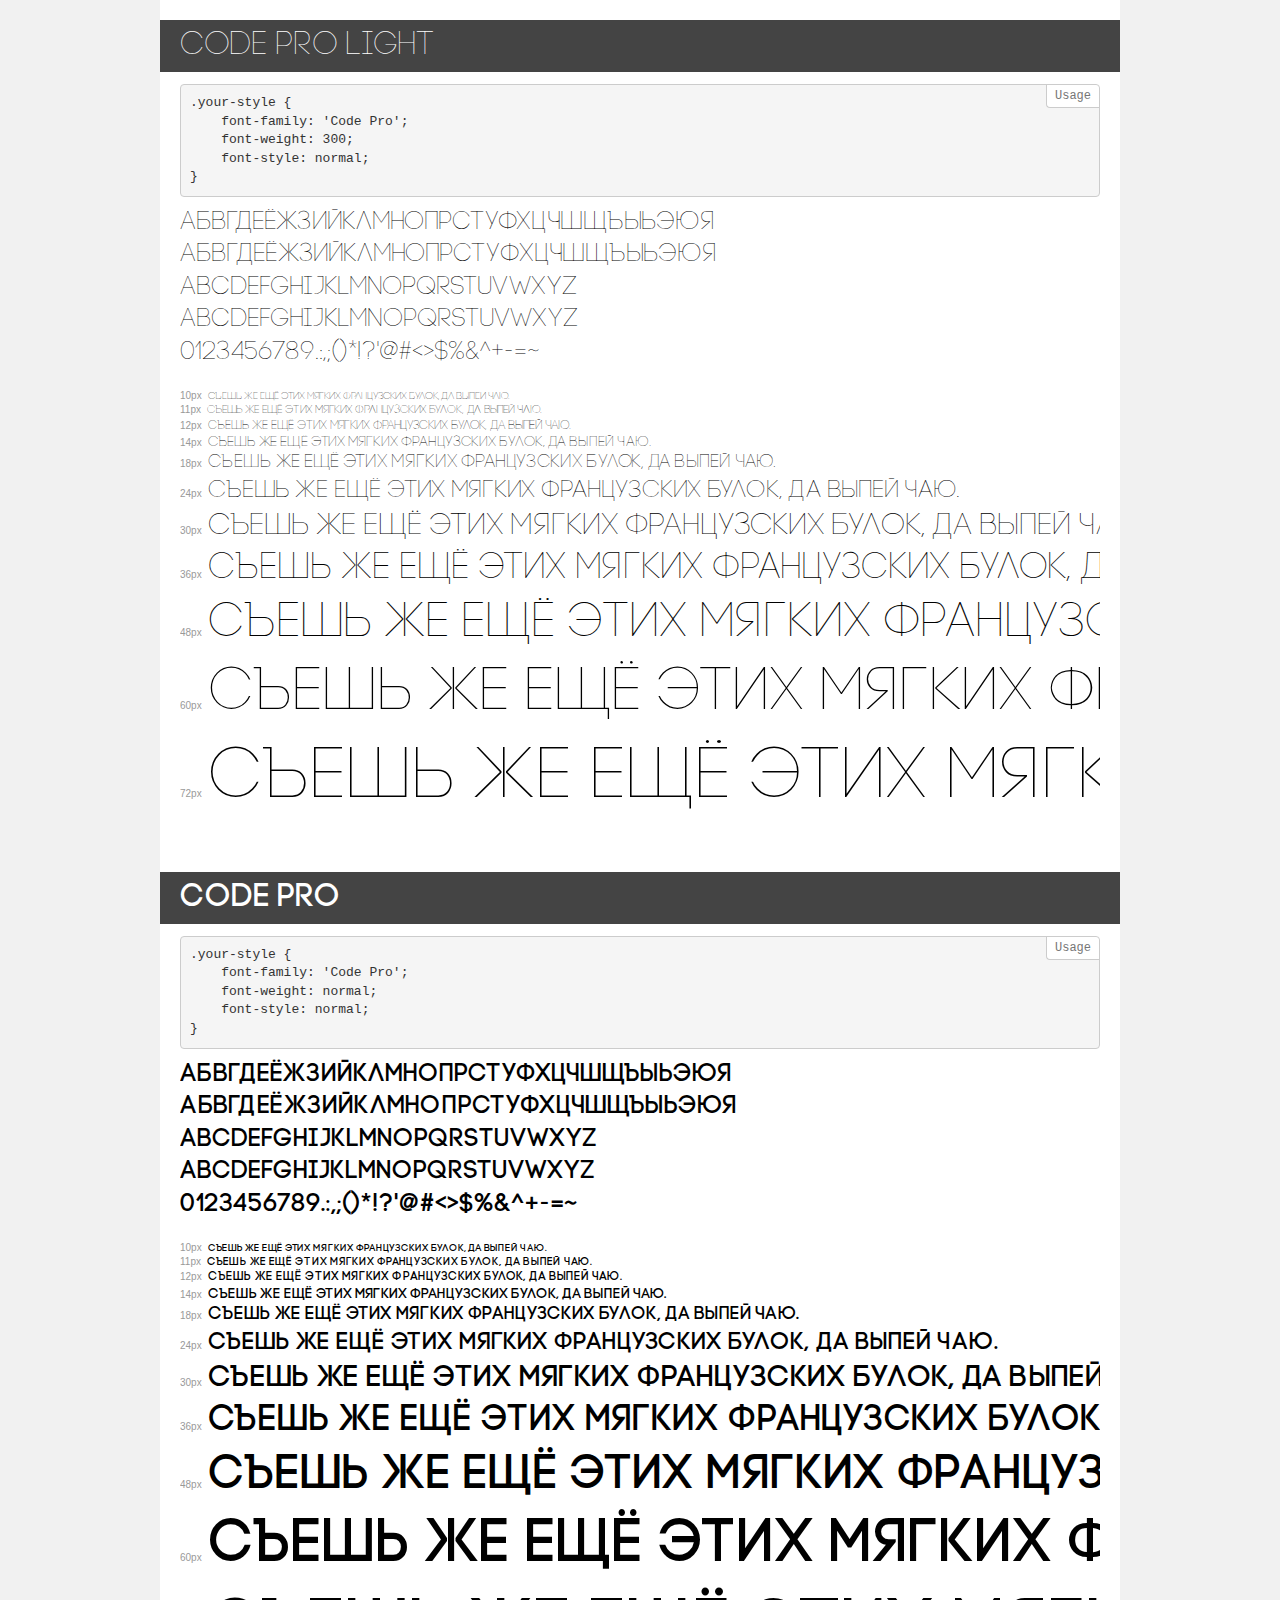
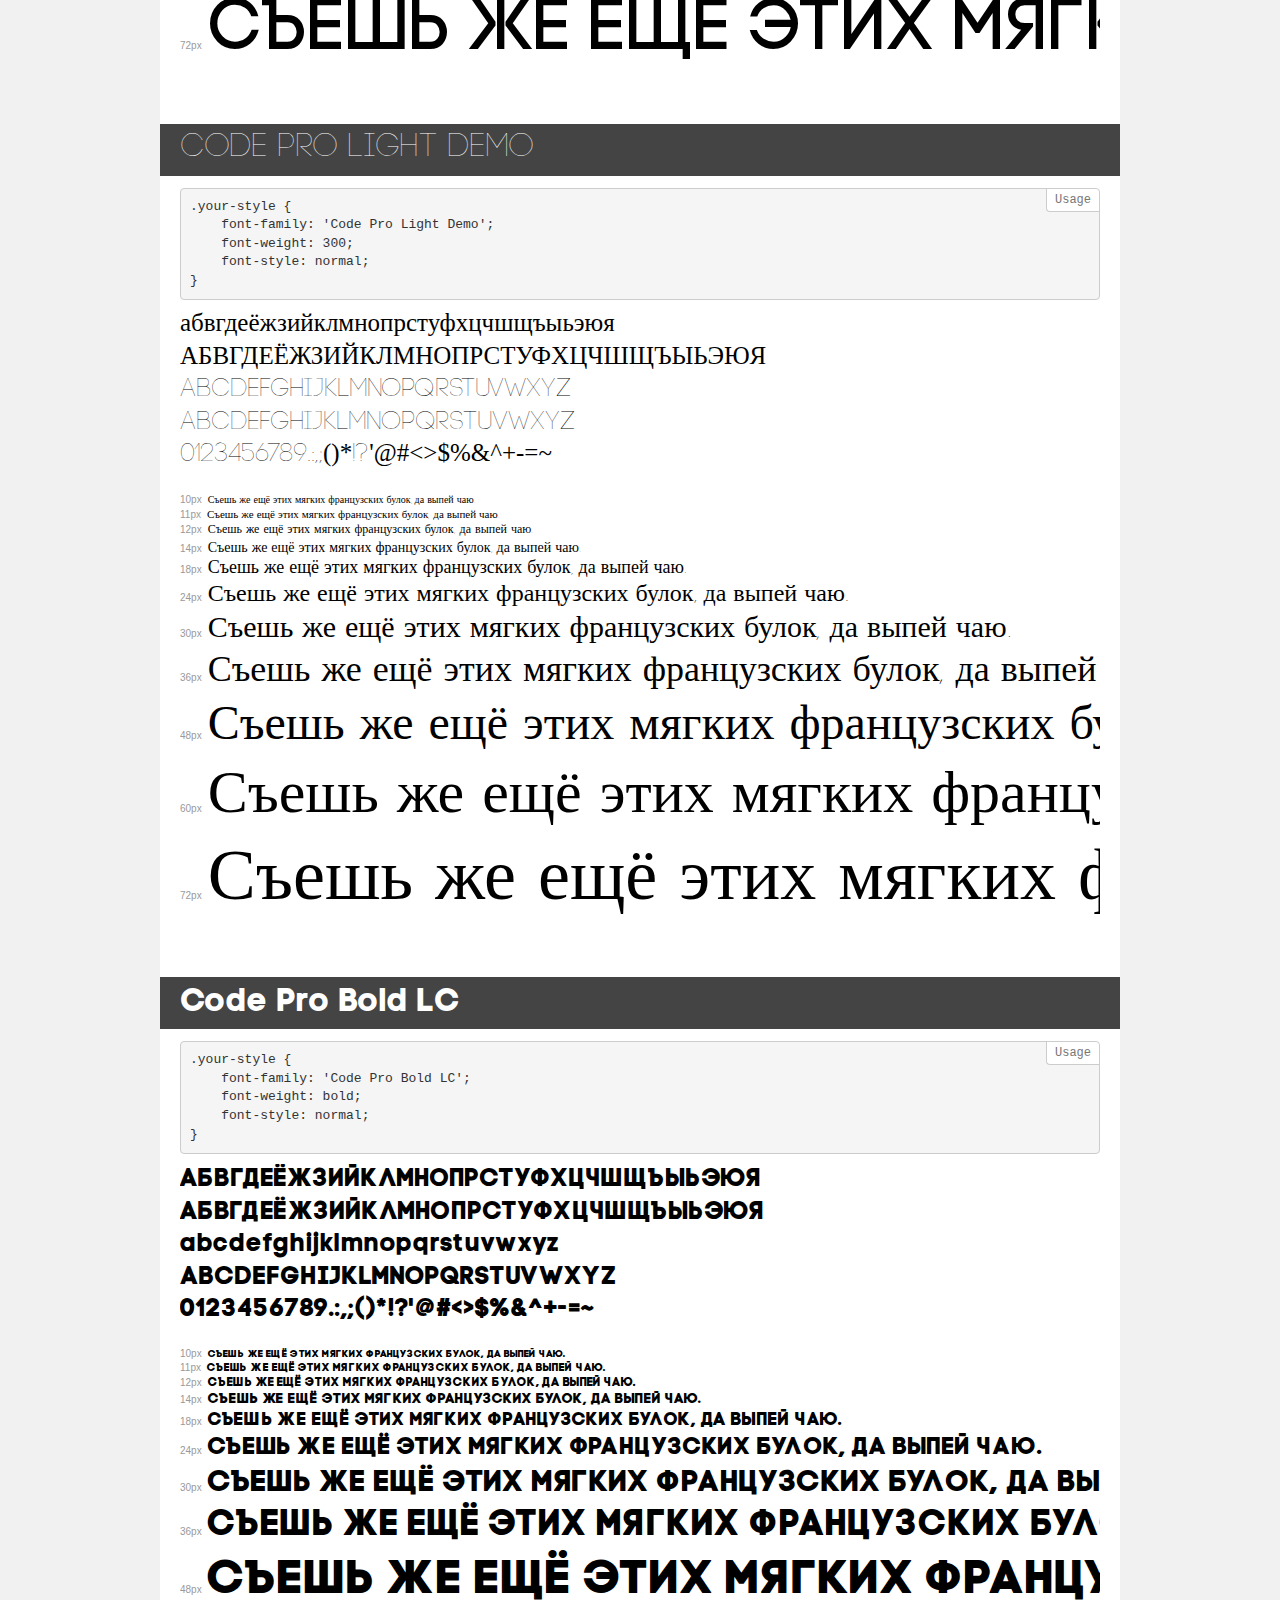
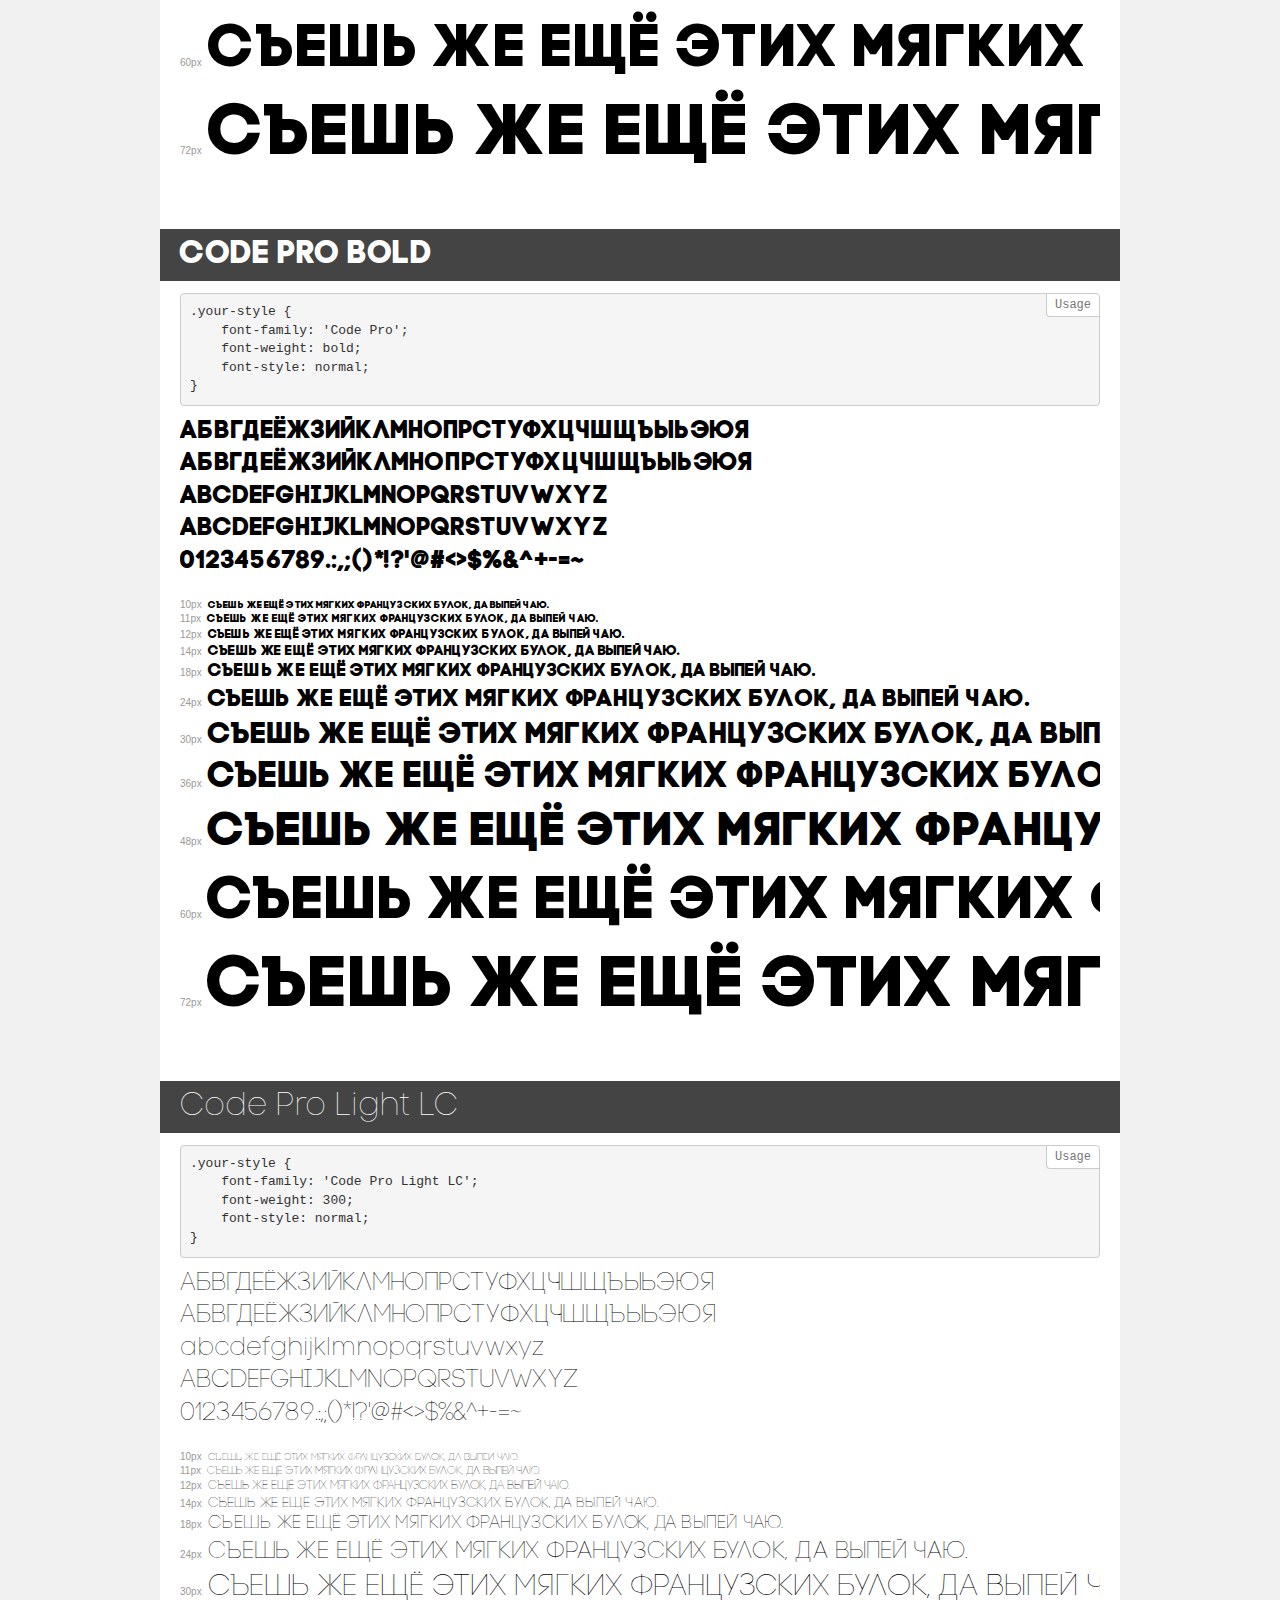
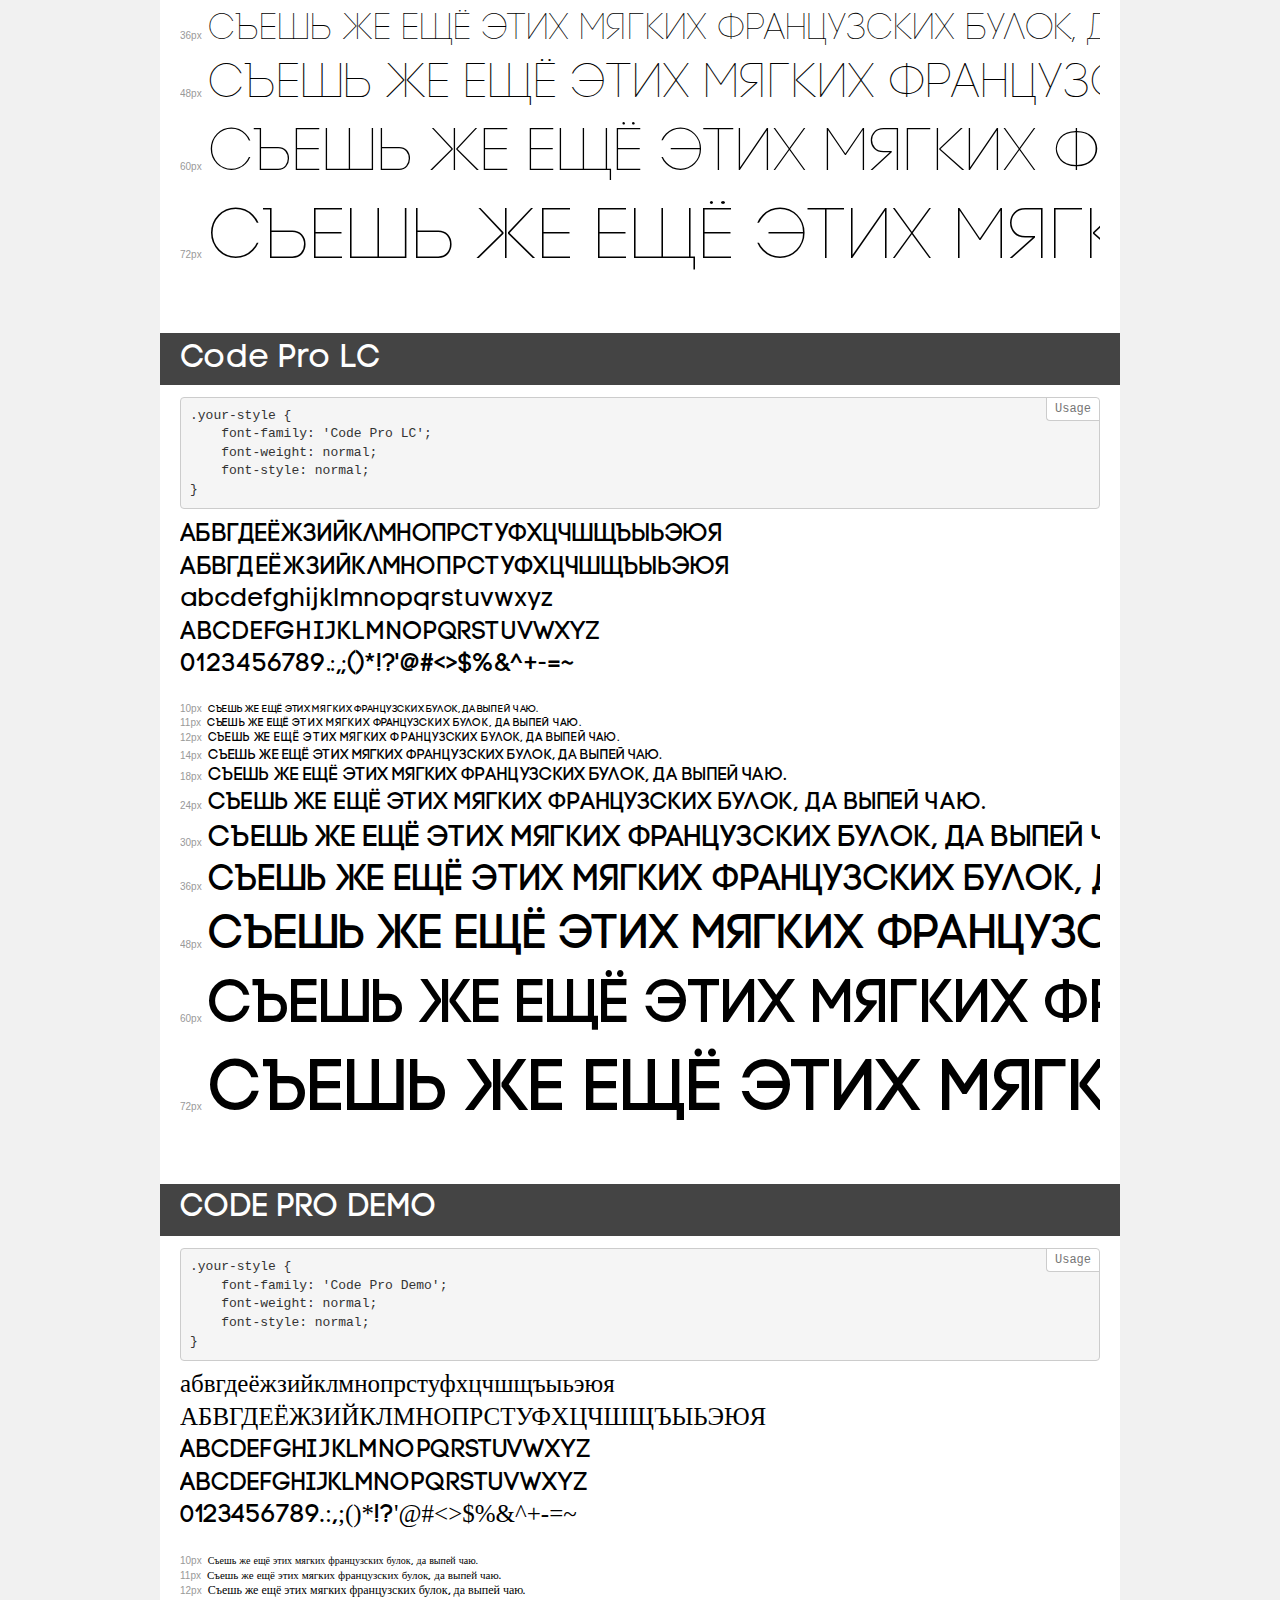
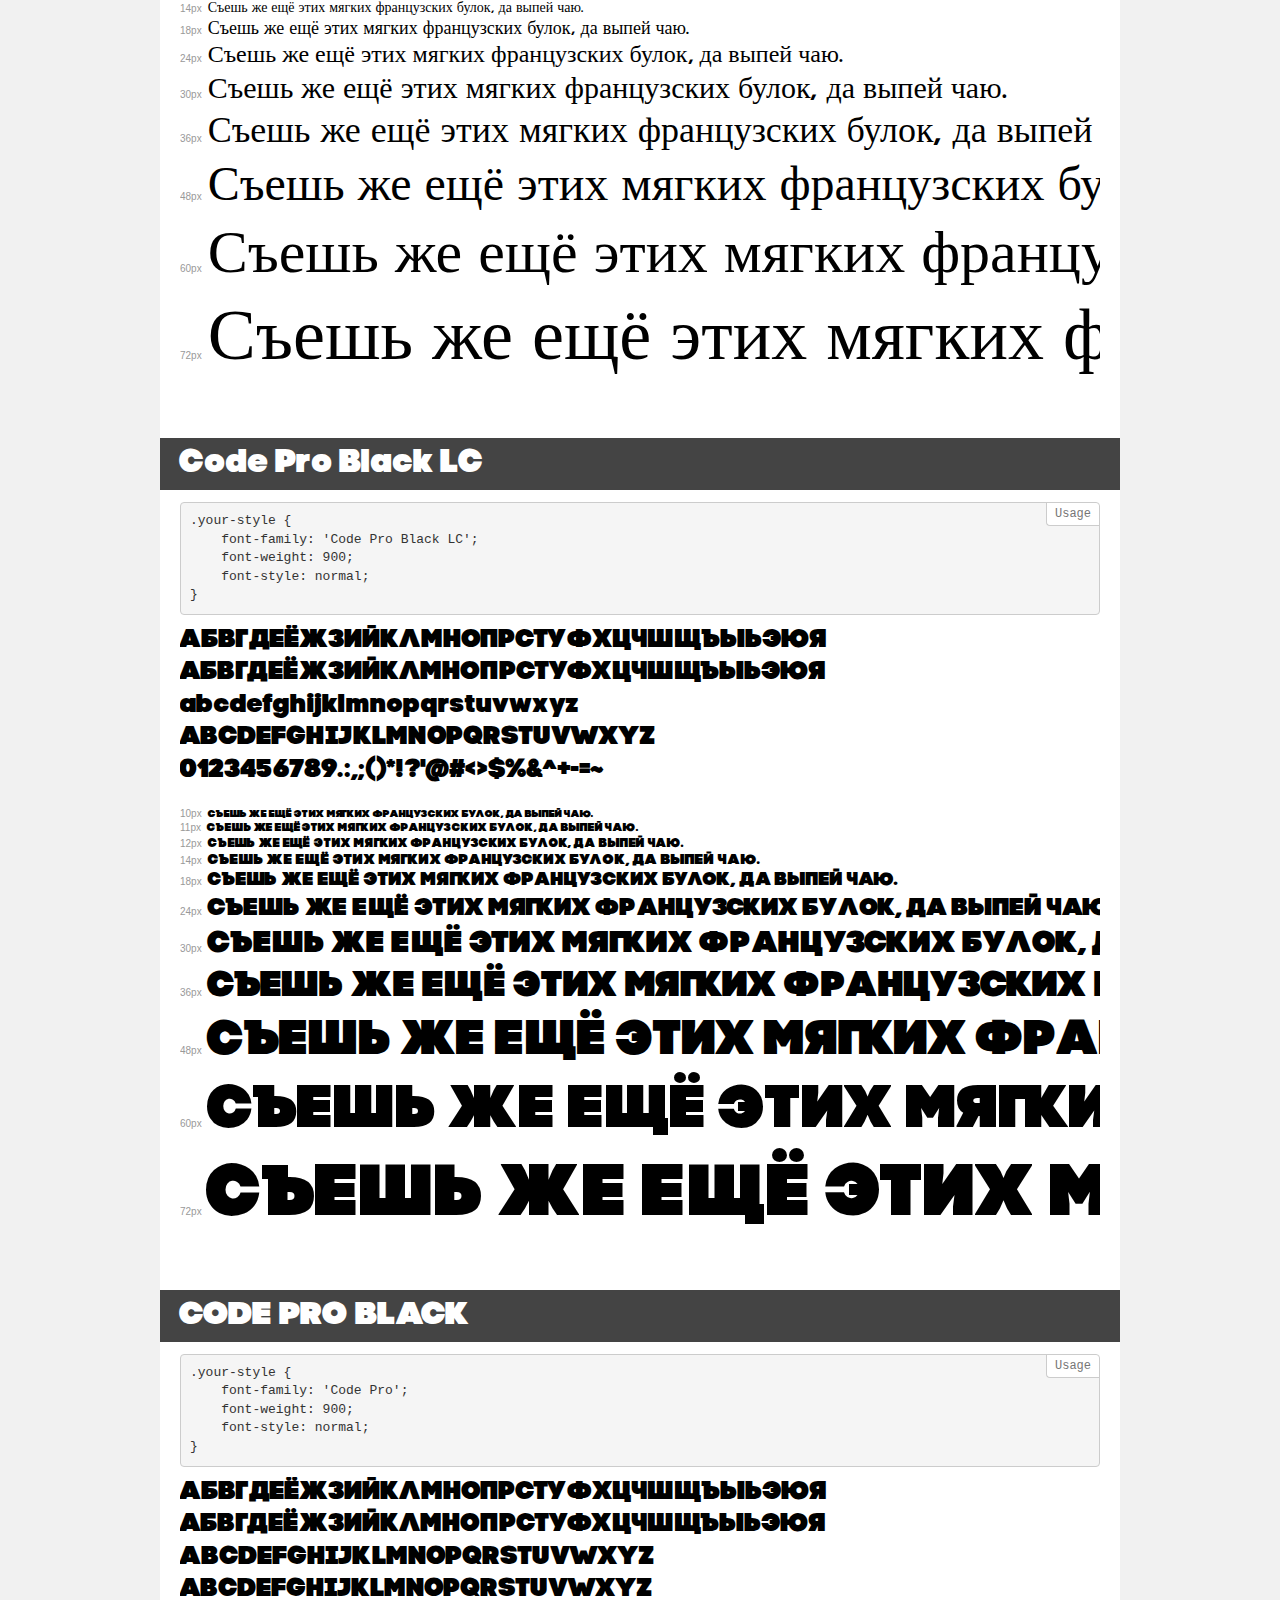
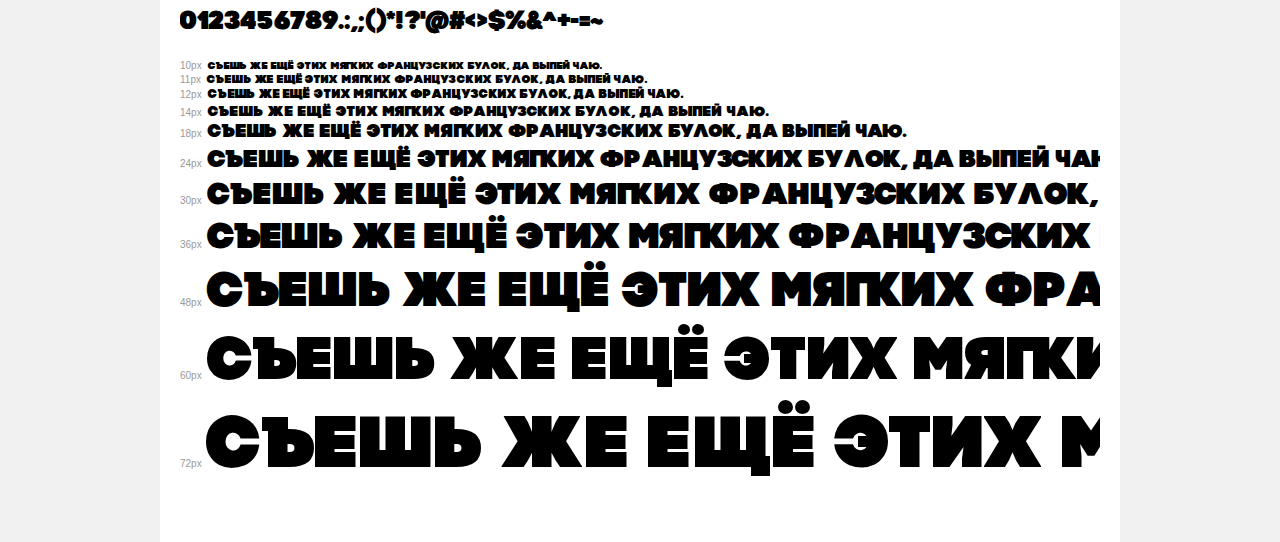
<file: public/fonts/CodePro/demo.html>
<!DOCTYPE html>
<html>
<head>
	<meta charset="utf-8">
	<meta http-equiv="X-UA-Compatible" content="IE=edge">
	<meta name="viewport" content="width=device-width, initial-scale=1">
	<meta name="robots" content="noindex, noarchive">
	<title>Transfonter demo</title>
	<link href="stylesheet.css" rel="stylesheet">
	<style>
		/*
		http://meyerweb.com/eric/tools/css/reset/
		v2.0 | 20110126
		License: none (public domain)
		*/
		html, body, div, span, applet, object, iframe,
		h1, h2, h3, h4, h5, h6, p, blockquote, pre,
		a, abbr, acronym, address, big, cite, code,
		del, dfn, em, img, ins, kbd, q, s, samp,
		small, strike, strong, sub, sup, tt, var,
		b, u, i, center,
		dl, dt, dd, ol, ul, li,
		fieldset, form, label, legend,
		table, caption, tbody, tfoot, thead, tr, th, td,
		article, aside, canvas, details, embed,
		figure, figcaption, footer, header, hgroup,
		menu, nav, output, ruby, section, summary,
		time, mark, audio, video {
			margin: 0;
			padding: 0;
			border: 0;
			font-size: 100%;
			font: inherit;
			vertical-align: baseline;
		}
		/* HTML5 display-role reset for older browsers */
		article, aside, details, figcaption, figure,
		footer, header, hgroup, menu, nav, section {
			display: block;
		}
		body {
			line-height: 1;
		}
		ol, ul {
			list-style: none;
		}
		blockquote, q {
			quotes: none;
		}
		blockquote:before, blockquote:after,
		q:before, q:after {
			content: '';
			content: none;
		}
		table {
			border-collapse: collapse;
			border-spacing: 0;
		}
		/* common styles */
		body {
			background: #f1f1f1;
			color: #000;
		}
		.page {
			background: #fff;
			width: 920px;
			margin: 0 auto;
			padding: 20px 20px 0 20px;
			overflow: hidden;
		}
		.font-container {
			overflow-x: auto;
			overflow-y: hidden;
			margin-bottom: 40px;
			line-height: 1.3;
			white-space: nowrap;
			padding-bottom: 5px;
		}
		h1 {
			position: relative;
			background: #444;
			font-size: 32px;
			color: #fff;
			padding: 10px 20px;
			margin: 0 -20px 12px -20px;
		}
		.letters {
			font-size: 25px;
			margin-bottom: 20px;
		}
		.s10:before {
			content: '10px';
		}
		.s11:before {
			content: '11px';
		}
		.s12:before {
			content: '12px';
		}
		.s14:before {
			content: '14px';
		}
		.s18:before {
			content: '18px';
		}
		.s24:before {
			content: '24px';
		}
		.s30:before {
			content: '30px';
		}
		.s36:before {
			content: '36px';
		}
		.s48:before {
			content: '48px';
		}
		.s60:before {
			content: '60px';
		}
		.s72:before {
			content: '72px';
		}
		.s10:before, .s11:before, .s12:before, .s14:before,
		.s18:before, .s24:before, .s30:before, .s36:before,
		.s48:before, .s60:before, .s72:before {
			font-family: Arial, sans-serif;
			font-size: 10px;
			font-weight: normal;
			font-style: normal;
			color: #999;
			padding-right: 6px;
		}
		pre {
			display: block;
			position: relative;
			padding: 9px;
			margin: 0 0 10px;
			font-family: Monaco, Menlo, Consolas, "Courier New", monospace !important;
			font-size: 13px;
			line-height: 1.428571429;
			color: #333;
			font-weight: normal !important;
			font-style: normal !important;
			background-color: #f5f5f5;
			border: 1px solid #ccc;
			overflow-x: auto;
			border-radius: 4px;
		}
		pre:after {
			display: block;
			position: absolute;
			right: 0;
			top: 0;
			content: 'Usage';
			line-height: 1;
			padding: 5px 8px;
			font-size: 12px;
			color: #767676;
			background-color: #fff;
			border: 1px solid #ccc;
			border-right: none;
			border-top: none;
			border-radius: 0 4px 0 4px;
			z-index: 10;
		}
		/* responsive */
		@media (max-width: 959px) {
			.page {
				width: auto;
				margin: 0;
			}
		}
	</style>
</head>
<body>
<div class="page">
	<div class="demo" style="font-family: 'Code Pro'; font-weight: 300; font-style: normal;">
		<h1>Code Pro Light</h1>
		<pre>.your-style {
    font-family: 'Code Pro';
    font-weight: 300;
    font-style: normal;
}</pre>
		<div class="font-container">
			<p class="letters">
				абвгдеёжзийклмнопрстуфхцчшщъыьэюя <br />
				АБВГДЕЁЖЗИЙКЛМНОПРСТУФХЦЧШЩЪЫЬЭЮЯ <br />
				abcdefghijklmnopqrstuvwxyz <br />
				ABCDEFGHIJKLMNOPQRSTUVWXYZ <br />				0123456789.:,;()*!?'@#<>$%&^+-=~
			</p>
			<p class="s10" style="font-size: 10px;">Съешь же ещё этих мягких французских булок, да выпей чаю.</p>
			<p class="s11" style="font-size: 11px;">Съешь же ещё этих мягких французских булок, да выпей чаю.</p>
			<p class="s12" style="font-size: 12px;">Съешь же ещё этих мягких французских булок, да выпей чаю.</p>
			<p class="s14" style="font-size: 14px;">Съешь же ещё этих мягких французских булок, да выпей чаю.</p>
			<p class="s18" style="font-size: 18px;">Съешь же ещё этих мягких французских булок, да выпей чаю.</p>
			<p class="s24" style="font-size: 24px;">Съешь же ещё этих мягких французских булок, да выпей чаю.</p>
			<p class="s30" style="font-size: 30px;">Съешь же ещё этих мягких французских булок, да выпей чаю.</p>
			<p class="s36" style="font-size: 36px;">Съешь же ещё этих мягких французских булок, да выпей чаю.</p>
			<p class="s48" style="font-size: 48px;">Съешь же ещё этих мягких французских булок, да выпей чаю.</p>
			<p class="s60" style="font-size: 60px;">Съешь же ещё этих мягких французских булок, да выпей чаю.</p>
			<p class="s72" style="font-size: 72px;">Съешь же ещё этих мягких французских булок, да выпей чаю.</p>
		</div>
	</div>
	<div class="demo" style="font-family: 'Code Pro'; font-weight: normal; font-style: normal;">
		<h1>Code Pro</h1>
		<pre>.your-style {
    font-family: 'Code Pro';
    font-weight: normal;
    font-style: normal;
}</pre>
		<div class="font-container">
			<p class="letters">
				абвгдеёжзийклмнопрстуфхцчшщъыьэюя <br />
				АБВГДЕЁЖЗИЙКЛМНОПРСТУФХЦЧШЩЪЫЬЭЮЯ <br />
				abcdefghijklmnopqrstuvwxyz <br />
				ABCDEFGHIJKLMNOPQRSTUVWXYZ <br />				0123456789.:,;()*!?'@#<>$%&^+-=~
			</p>
			<p class="s10" style="font-size: 10px;">Съешь же ещё этих мягких французских булок, да выпей чаю.</p>
			<p class="s11" style="font-size: 11px;">Съешь же ещё этих мягких французских булок, да выпей чаю.</p>
			<p class="s12" style="font-size: 12px;">Съешь же ещё этих мягких французских булок, да выпей чаю.</p>
			<p class="s14" style="font-size: 14px;">Съешь же ещё этих мягких французских булок, да выпей чаю.</p>
			<p class="s18" style="font-size: 18px;">Съешь же ещё этих мягких французских булок, да выпей чаю.</p>
			<p class="s24" style="font-size: 24px;">Съешь же ещё этих мягких французских булок, да выпей чаю.</p>
			<p class="s30" style="font-size: 30px;">Съешь же ещё этих мягких французских булок, да выпей чаю.</p>
			<p class="s36" style="font-size: 36px;">Съешь же ещё этих мягких французских булок, да выпей чаю.</p>
			<p class="s48" style="font-size: 48px;">Съешь же ещё этих мягких французских булок, да выпей чаю.</p>
			<p class="s60" style="font-size: 60px;">Съешь же ещё этих мягких французских булок, да выпей чаю.</p>
			<p class="s72" style="font-size: 72px;">Съешь же ещё этих мягких французских булок, да выпей чаю.</p>
		</div>
	</div>
	<div class="demo" style="font-family: 'Code Pro Light Demo'; font-weight: 300; font-style: normal;">
		<h1>Code Pro Light Demo</h1>
		<pre>.your-style {
    font-family: 'Code Pro Light Demo';
    font-weight: 300;
    font-style: normal;
}</pre>
		<div class="font-container">
			<p class="letters">
				абвгдеёжзийклмнопрстуфхцчшщъыьэюя <br />
				АБВГДЕЁЖЗИЙКЛМНОПРСТУФХЦЧШЩЪЫЬЭЮЯ <br />
				abcdefghijklmnopqrstuvwxyz <br />
				ABCDEFGHIJKLMNOPQRSTUVWXYZ <br />				0123456789.:,;()*!?'@#<>$%&^+-=~
			</p>
			<p class="s10" style="font-size: 10px;">Съешь же ещё этих мягких французских булок, да выпей чаю.</p>
			<p class="s11" style="font-size: 11px;">Съешь же ещё этих мягких французских булок, да выпей чаю.</p>
			<p class="s12" style="font-size: 12px;">Съешь же ещё этих мягких французских булок, да выпей чаю.</p>
			<p class="s14" style="font-size: 14px;">Съешь же ещё этих мягких французских булок, да выпей чаю.</p>
			<p class="s18" style="font-size: 18px;">Съешь же ещё этих мягких французских булок, да выпей чаю.</p>
			<p class="s24" style="font-size: 24px;">Съешь же ещё этих мягких французских булок, да выпей чаю.</p>
			<p class="s30" style="font-size: 30px;">Съешь же ещё этих мягких французских булок, да выпей чаю.</p>
			<p class="s36" style="font-size: 36px;">Съешь же ещё этих мягких французских булок, да выпей чаю.</p>
			<p class="s48" style="font-size: 48px;">Съешь же ещё этих мягких французских булок, да выпей чаю.</p>
			<p class="s60" style="font-size: 60px;">Съешь же ещё этих мягких французских булок, да выпей чаю.</p>
			<p class="s72" style="font-size: 72px;">Съешь же ещё этих мягких французских булок, да выпей чаю.</p>
		</div>
	</div>
	<div class="demo" style="font-family: 'Code Pro Bold LC'; font-weight: bold; font-style: normal;">
		<h1>Code Pro Bold LC</h1>
		<pre>.your-style {
    font-family: 'Code Pro Bold LC';
    font-weight: bold;
    font-style: normal;
}</pre>
		<div class="font-container">
			<p class="letters">
				абвгдеёжзийклмнопрстуфхцчшщъыьэюя <br />
				АБВГДЕЁЖЗИЙКЛМНОПРСТУФХЦЧШЩЪЫЬЭЮЯ <br />
				abcdefghijklmnopqrstuvwxyz <br />
				ABCDEFGHIJKLMNOPQRSTUVWXYZ <br />				0123456789.:,;()*!?'@#<>$%&^+-=~
			</p>
			<p class="s10" style="font-size: 10px;">Съешь же ещё этих мягких французских булок, да выпей чаю.</p>
			<p class="s11" style="font-size: 11px;">Съешь же ещё этих мягких французских булок, да выпей чаю.</p>
			<p class="s12" style="font-size: 12px;">Съешь же ещё этих мягких французских булок, да выпей чаю.</p>
			<p class="s14" style="font-size: 14px;">Съешь же ещё этих мягких французских булок, да выпей чаю.</p>
			<p class="s18" style="font-size: 18px;">Съешь же ещё этих мягких французских булок, да выпей чаю.</p>
			<p class="s24" style="font-size: 24px;">Съешь же ещё этих мягких французских булок, да выпей чаю.</p>
			<p class="s30" style="font-size: 30px;">Съешь же ещё этих мягких французских булок, да выпей чаю.</p>
			<p class="s36" style="font-size: 36px;">Съешь же ещё этих мягких французских булок, да выпей чаю.</p>
			<p class="s48" style="font-size: 48px;">Съешь же ещё этих мягких французских булок, да выпей чаю.</p>
			<p class="s60" style="font-size: 60px;">Съешь же ещё этих мягких французских булок, да выпей чаю.</p>
			<p class="s72" style="font-size: 72px;">Съешь же ещё этих мягких французских булок, да выпей чаю.</p>
		</div>
	</div>
	<div class="demo" style="font-family: 'Code Pro'; font-weight: bold; font-style: normal;">
		<h1>Code Pro Bold</h1>
		<pre>.your-style {
    font-family: 'Code Pro';
    font-weight: bold;
    font-style: normal;
}</pre>
		<div class="font-container">
			<p class="letters">
				абвгдеёжзийклмнопрстуфхцчшщъыьэюя <br />
				АБВГДЕЁЖЗИЙКЛМНОПРСТУФХЦЧШЩЪЫЬЭЮЯ <br />
				abcdefghijklmnopqrstuvwxyz <br />
				ABCDEFGHIJKLMNOPQRSTUVWXYZ <br />				0123456789.:,;()*!?'@#<>$%&^+-=~
			</p>
			<p class="s10" style="font-size: 10px;">Съешь же ещё этих мягких французских булок, да выпей чаю.</p>
			<p class="s11" style="font-size: 11px;">Съешь же ещё этих мягких французских булок, да выпей чаю.</p>
			<p class="s12" style="font-size: 12px;">Съешь же ещё этих мягких французских булок, да выпей чаю.</p>
			<p class="s14" style="font-size: 14px;">Съешь же ещё этих мягких французских булок, да выпей чаю.</p>
			<p class="s18" style="font-size: 18px;">Съешь же ещё этих мягких французских булок, да выпей чаю.</p>
			<p class="s24" style="font-size: 24px;">Съешь же ещё этих мягких французских булок, да выпей чаю.</p>
			<p class="s30" style="font-size: 30px;">Съешь же ещё этих мягких французских булок, да выпей чаю.</p>
			<p class="s36" style="font-size: 36px;">Съешь же ещё этих мягких французских булок, да выпей чаю.</p>
			<p class="s48" style="font-size: 48px;">Съешь же ещё этих мягких французских булок, да выпей чаю.</p>
			<p class="s60" style="font-size: 60px;">Съешь же ещё этих мягких французских булок, да выпей чаю.</p>
			<p class="s72" style="font-size: 72px;">Съешь же ещё этих мягких французских булок, да выпей чаю.</p>
		</div>
	</div>
	<div class="demo" style="font-family: 'Code Pro Light LC'; font-weight: 300; font-style: normal;">
		<h1>Code Pro Light LC</h1>
		<pre>.your-style {
    font-family: 'Code Pro Light LC';
    font-weight: 300;
    font-style: normal;
}</pre>
		<div class="font-container">
			<p class="letters">
				абвгдеёжзийклмнопрстуфхцчшщъыьэюя <br />
				АБВГДЕЁЖЗИЙКЛМНОПРСТУФХЦЧШЩЪЫЬЭЮЯ <br />
				abcdefghijklmnopqrstuvwxyz <br />
				ABCDEFGHIJKLMNOPQRSTUVWXYZ <br />				0123456789.:,;()*!?'@#<>$%&^+-=~
			</p>
			<p class="s10" style="font-size: 10px;">Съешь же ещё этих мягких французских булок, да выпей чаю.</p>
			<p class="s11" style="font-size: 11px;">Съешь же ещё этих мягких французских булок, да выпей чаю.</p>
			<p class="s12" style="font-size: 12px;">Съешь же ещё этих мягких французских булок, да выпей чаю.</p>
			<p class="s14" style="font-size: 14px;">Съешь же ещё этих мягких французских булок, да выпей чаю.</p>
			<p class="s18" style="font-size: 18px;">Съешь же ещё этих мягких французских булок, да выпей чаю.</p>
			<p class="s24" style="font-size: 24px;">Съешь же ещё этих мягких французских булок, да выпей чаю.</p>
			<p class="s30" style="font-size: 30px;">Съешь же ещё этих мягких французских булок, да выпей чаю.</p>
			<p class="s36" style="font-size: 36px;">Съешь же ещё этих мягких французских булок, да выпей чаю.</p>
			<p class="s48" style="font-size: 48px;">Съешь же ещё этих мягких французских булок, да выпей чаю.</p>
			<p class="s60" style="font-size: 60px;">Съешь же ещё этих мягких французских булок, да выпей чаю.</p>
			<p class="s72" style="font-size: 72px;">Съешь же ещё этих мягких французских булок, да выпей чаю.</p>
		</div>
	</div>
	<div class="demo" style="font-family: 'Code Pro LC'; font-weight: normal; font-style: normal;">
		<h1>Code Pro LC</h1>
		<pre>.your-style {
    font-family: 'Code Pro LC';
    font-weight: normal;
    font-style: normal;
}</pre>
		<div class="font-container">
			<p class="letters">
				абвгдеёжзийклмнопрстуфхцчшщъыьэюя <br />
				АБВГДЕЁЖЗИЙКЛМНОПРСТУФХЦЧШЩЪЫЬЭЮЯ <br />
				abcdefghijklmnopqrstuvwxyz <br />
				ABCDEFGHIJKLMNOPQRSTUVWXYZ <br />				0123456789.:,;()*!?'@#<>$%&^+-=~
			</p>
			<p class="s10" style="font-size: 10px;">Съешь же ещё этих мягких французских булок, да выпей чаю.</p>
			<p class="s11" style="font-size: 11px;">Съешь же ещё этих мягких французских булок, да выпей чаю.</p>
			<p class="s12" style="font-size: 12px;">Съешь же ещё этих мягких французских булок, да выпей чаю.</p>
			<p class="s14" style="font-size: 14px;">Съешь же ещё этих мягких французских булок, да выпей чаю.</p>
			<p class="s18" style="font-size: 18px;">Съешь же ещё этих мягких французских булок, да выпей чаю.</p>
			<p class="s24" style="font-size: 24px;">Съешь же ещё этих мягких французских булок, да выпей чаю.</p>
			<p class="s30" style="font-size: 30px;">Съешь же ещё этих мягких французских булок, да выпей чаю.</p>
			<p class="s36" style="font-size: 36px;">Съешь же ещё этих мягких французских булок, да выпей чаю.</p>
			<p class="s48" style="font-size: 48px;">Съешь же ещё этих мягких французских булок, да выпей чаю.</p>
			<p class="s60" style="font-size: 60px;">Съешь же ещё этих мягких французских булок, да выпей чаю.</p>
			<p class="s72" style="font-size: 72px;">Съешь же ещё этих мягких французских булок, да выпей чаю.</p>
		</div>
	</div>
	<div class="demo" style="font-family: 'Code Pro Demo'; font-weight: normal; font-style: normal;">
		<h1>Code Pro Demo</h1>
		<pre>.your-style {
    font-family: 'Code Pro Demo';
    font-weight: normal;
    font-style: normal;
}</pre>
		<div class="font-container">
			<p class="letters">
				абвгдеёжзийклмнопрстуфхцчшщъыьэюя <br />
				АБВГДЕЁЖЗИЙКЛМНОПРСТУФХЦЧШЩЪЫЬЭЮЯ <br />
				abcdefghijklmnopqrstuvwxyz <br />
				ABCDEFGHIJKLMNOPQRSTUVWXYZ <br />				0123456789.:,;()*!?'@#<>$%&^+-=~
			</p>
			<p class="s10" style="font-size: 10px;">Съешь же ещё этих мягких французских булок, да выпей чаю.</p>
			<p class="s11" style="font-size: 11px;">Съешь же ещё этих мягких французских булок, да выпей чаю.</p>
			<p class="s12" style="font-size: 12px;">Съешь же ещё этих мягких французских булок, да выпей чаю.</p>
			<p class="s14" style="font-size: 14px;">Съешь же ещё этих мягких французских булок, да выпей чаю.</p>
			<p class="s18" style="font-size: 18px;">Съешь же ещё этих мягких французских булок, да выпей чаю.</p>
			<p class="s24" style="font-size: 24px;">Съешь же ещё этих мягких французских булок, да выпей чаю.</p>
			<p class="s30" style="font-size: 30px;">Съешь же ещё этих мягких французских булок, да выпей чаю.</p>
			<p class="s36" style="font-size: 36px;">Съешь же ещё этих мягких французских булок, да выпей чаю.</p>
			<p class="s48" style="font-size: 48px;">Съешь же ещё этих мягких французских булок, да выпей чаю.</p>
			<p class="s60" style="font-size: 60px;">Съешь же ещё этих мягких французских булок, да выпей чаю.</p>
			<p class="s72" style="font-size: 72px;">Съешь же ещё этих мягких французских булок, да выпей чаю.</p>
		</div>
	</div>
	<div class="demo" style="font-family: 'Code Pro Black LC'; font-weight: 900; font-style: normal;">
		<h1>Code Pro Black LC</h1>
		<pre>.your-style {
    font-family: 'Code Pro Black LC';
    font-weight: 900;
    font-style: normal;
}</pre>
		<div class="font-container">
			<p class="letters">
				абвгдеёжзийклмнопрстуфхцчшщъыьэюя <br />
				АБВГДЕЁЖЗИЙКЛМНОПРСТУФХЦЧШЩЪЫЬЭЮЯ <br />
				abcdefghijklmnopqrstuvwxyz <br />
				ABCDEFGHIJKLMNOPQRSTUVWXYZ <br />				0123456789.:,;()*!?'@#<>$%&^+-=~
			</p>
			<p class="s10" style="font-size: 10px;">Съешь же ещё этих мягких французских булок, да выпей чаю.</p>
			<p class="s11" style="font-size: 11px;">Съешь же ещё этих мягких французских булок, да выпей чаю.</p>
			<p class="s12" style="font-size: 12px;">Съешь же ещё этих мягких французских булок, да выпей чаю.</p>
			<p class="s14" style="font-size: 14px;">Съешь же ещё этих мягких французских булок, да выпей чаю.</p>
			<p class="s18" style="font-size: 18px;">Съешь же ещё этих мягких французских булок, да выпей чаю.</p>
			<p class="s24" style="font-size: 24px;">Съешь же ещё этих мягких французских булок, да выпей чаю.</p>
			<p class="s30" style="font-size: 30px;">Съешь же ещё этих мягких французских булок, да выпей чаю.</p>
			<p class="s36" style="font-size: 36px;">Съешь же ещё этих мягких французских булок, да выпей чаю.</p>
			<p class="s48" style="font-size: 48px;">Съешь же ещё этих мягких французских булок, да выпей чаю.</p>
			<p class="s60" style="font-size: 60px;">Съешь же ещё этих мягких французских булок, да выпей чаю.</p>
			<p class="s72" style="font-size: 72px;">Съешь же ещё этих мягких французских булок, да выпей чаю.</p>
		</div>
	</div>
	<div class="demo" style="font-family: 'Code Pro'; font-weight: 900; font-style: normal;">
		<h1>Code Pro Black</h1>
		<pre>.your-style {
    font-family: 'Code Pro';
    font-weight: 900;
    font-style: normal;
}</pre>
		<div class="font-container">
			<p class="letters">
				абвгдеёжзийклмнопрстуфхцчшщъыьэюя <br />
				АБВГДЕЁЖЗИЙКЛМНОПРСТУФХЦЧШЩЪЫЬЭЮЯ <br />
				abcdefghijklmnopqrstuvwxyz <br />
				ABCDEFGHIJKLMNOPQRSTUVWXYZ <br />				0123456789.:,;()*!?'@#<>$%&^+-=~
			</p>
			<p class="s10" style="font-size: 10px;">Съешь же ещё этих мягких французских булок, да выпей чаю.</p>
			<p class="s11" style="font-size: 11px;">Съешь же ещё этих мягких французских булок, да выпей чаю.</p>
			<p class="s12" style="font-size: 12px;">Съешь же ещё этих мягких французских булок, да выпей чаю.</p>
			<p class="s14" style="font-size: 14px;">Съешь же ещё этих мягких французских булок, да выпей чаю.</p>
			<p class="s18" style="font-size: 18px;">Съешь же ещё этих мягких французских булок, да выпей чаю.</p>
			<p class="s24" style="font-size: 24px;">Съешь же ещё этих мягких французских булок, да выпей чаю.</p>
			<p class="s30" style="font-size: 30px;">Съешь же ещё этих мягких французских булок, да выпей чаю.</p>
			<p class="s36" style="font-size: 36px;">Съешь же ещё этих мягких французских булок, да выпей чаю.</p>
			<p class="s48" style="font-size: 48px;">Съешь же ещё этих мягких французских булок, да выпей чаю.</p>
			<p class="s60" style="font-size: 60px;">Съешь же ещё этих мягких французских булок, да выпей чаю.</p>
			<p class="s72" style="font-size: 72px;">Съешь же ещё этих мягких французских булок, да выпей чаю.</p>
		</div>
	</div>
</div>
</body>
</html>
</file>
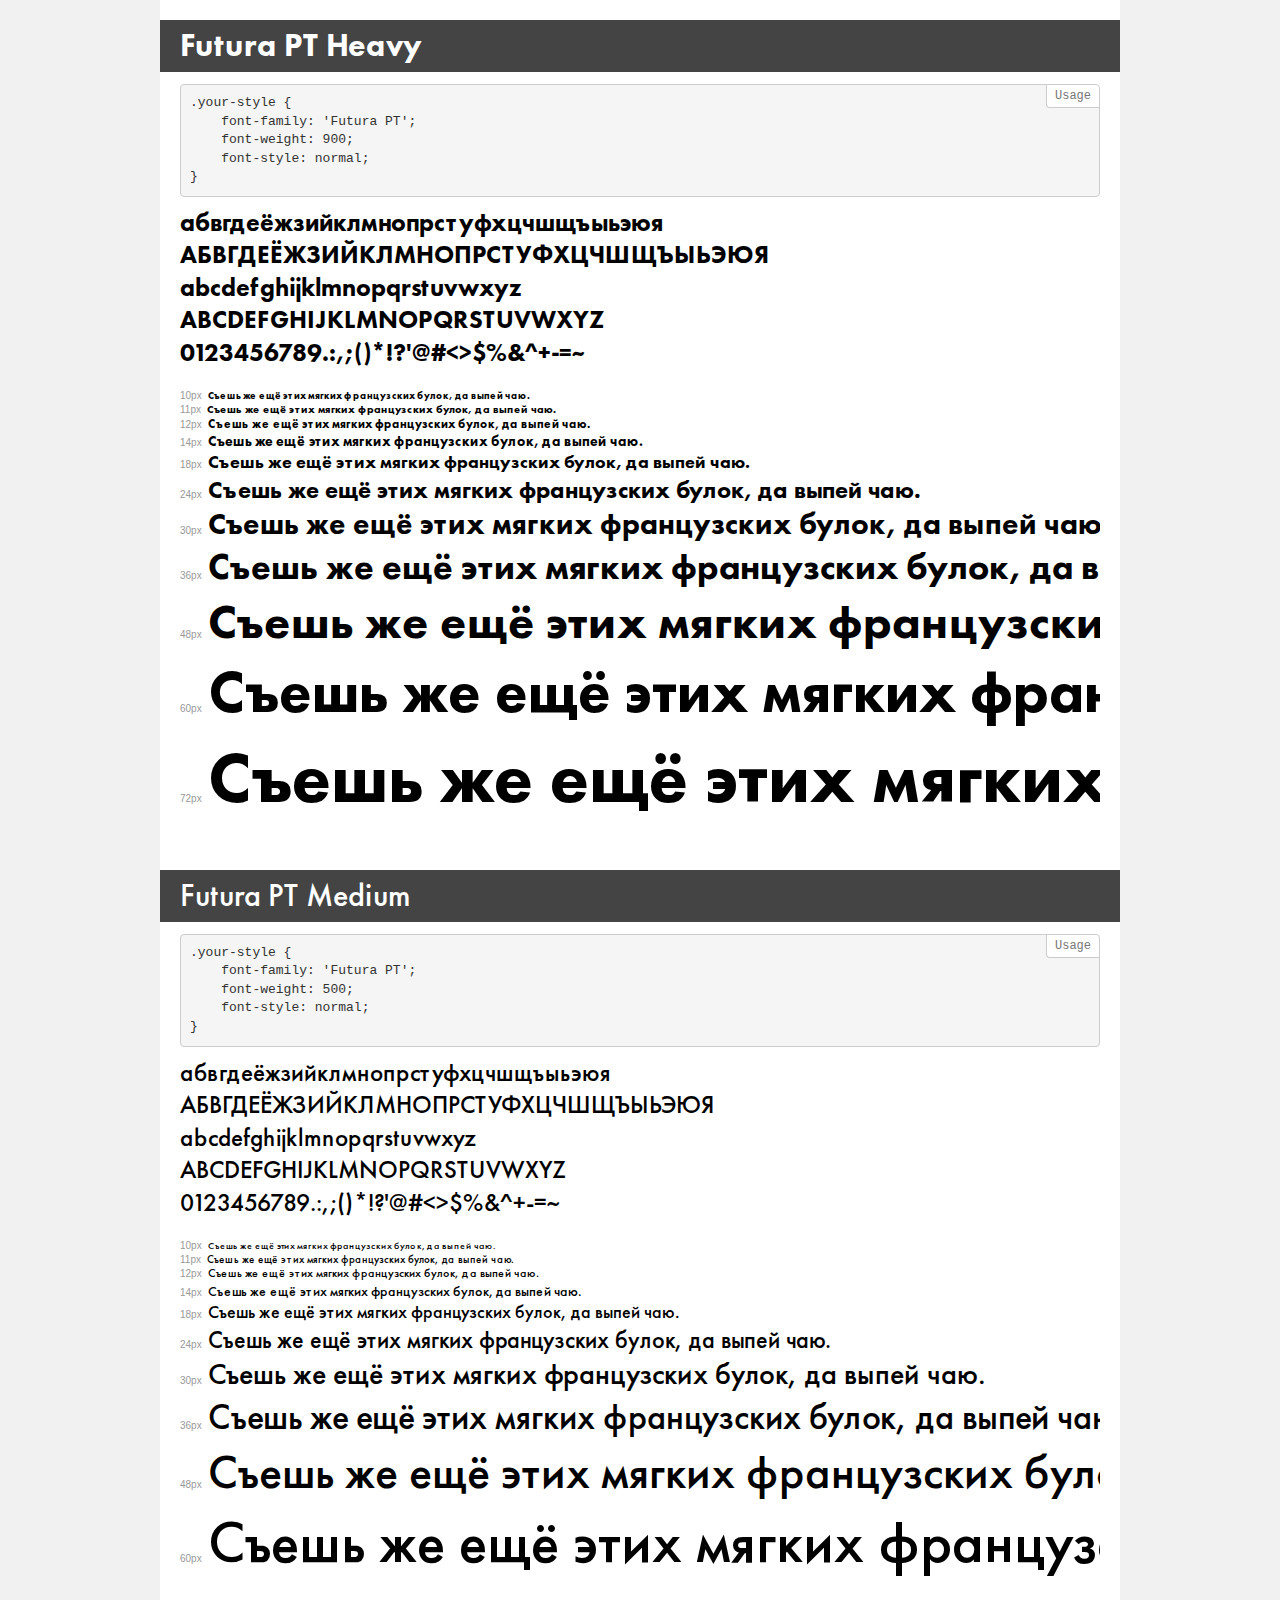
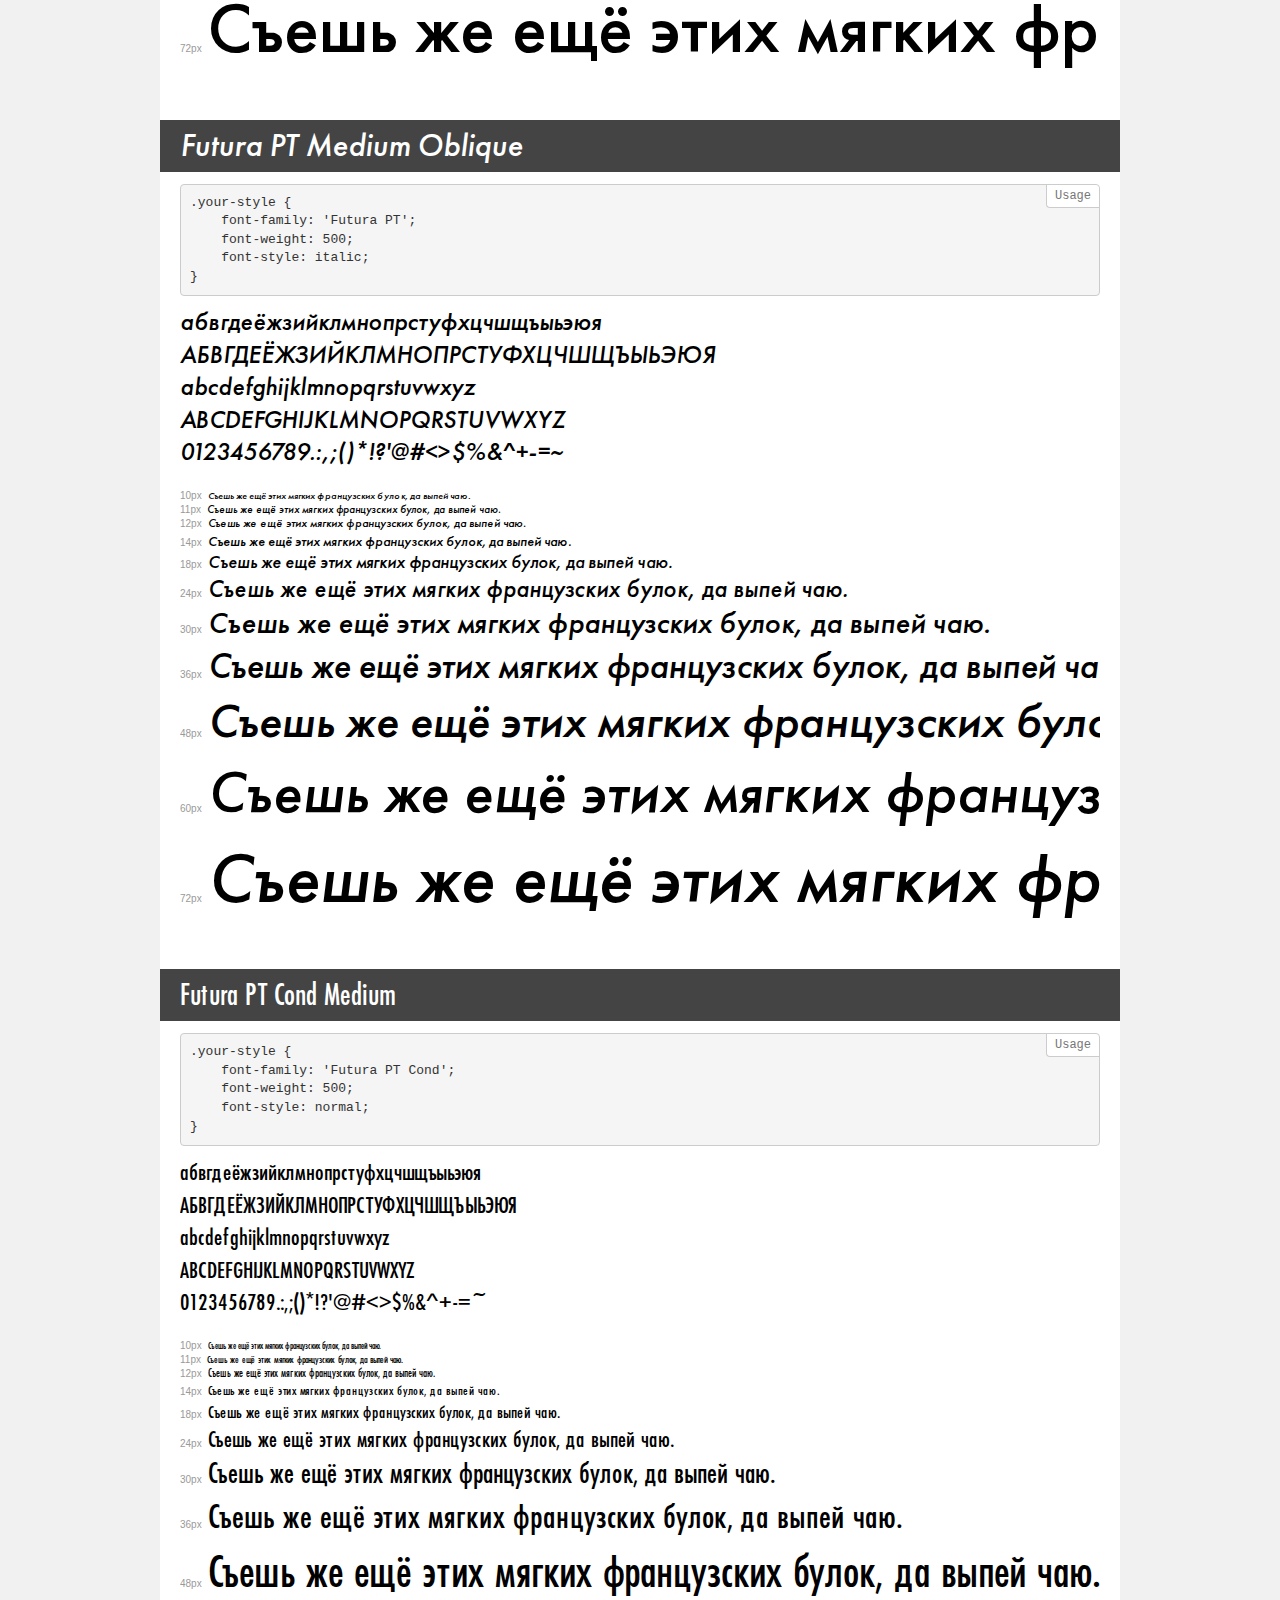
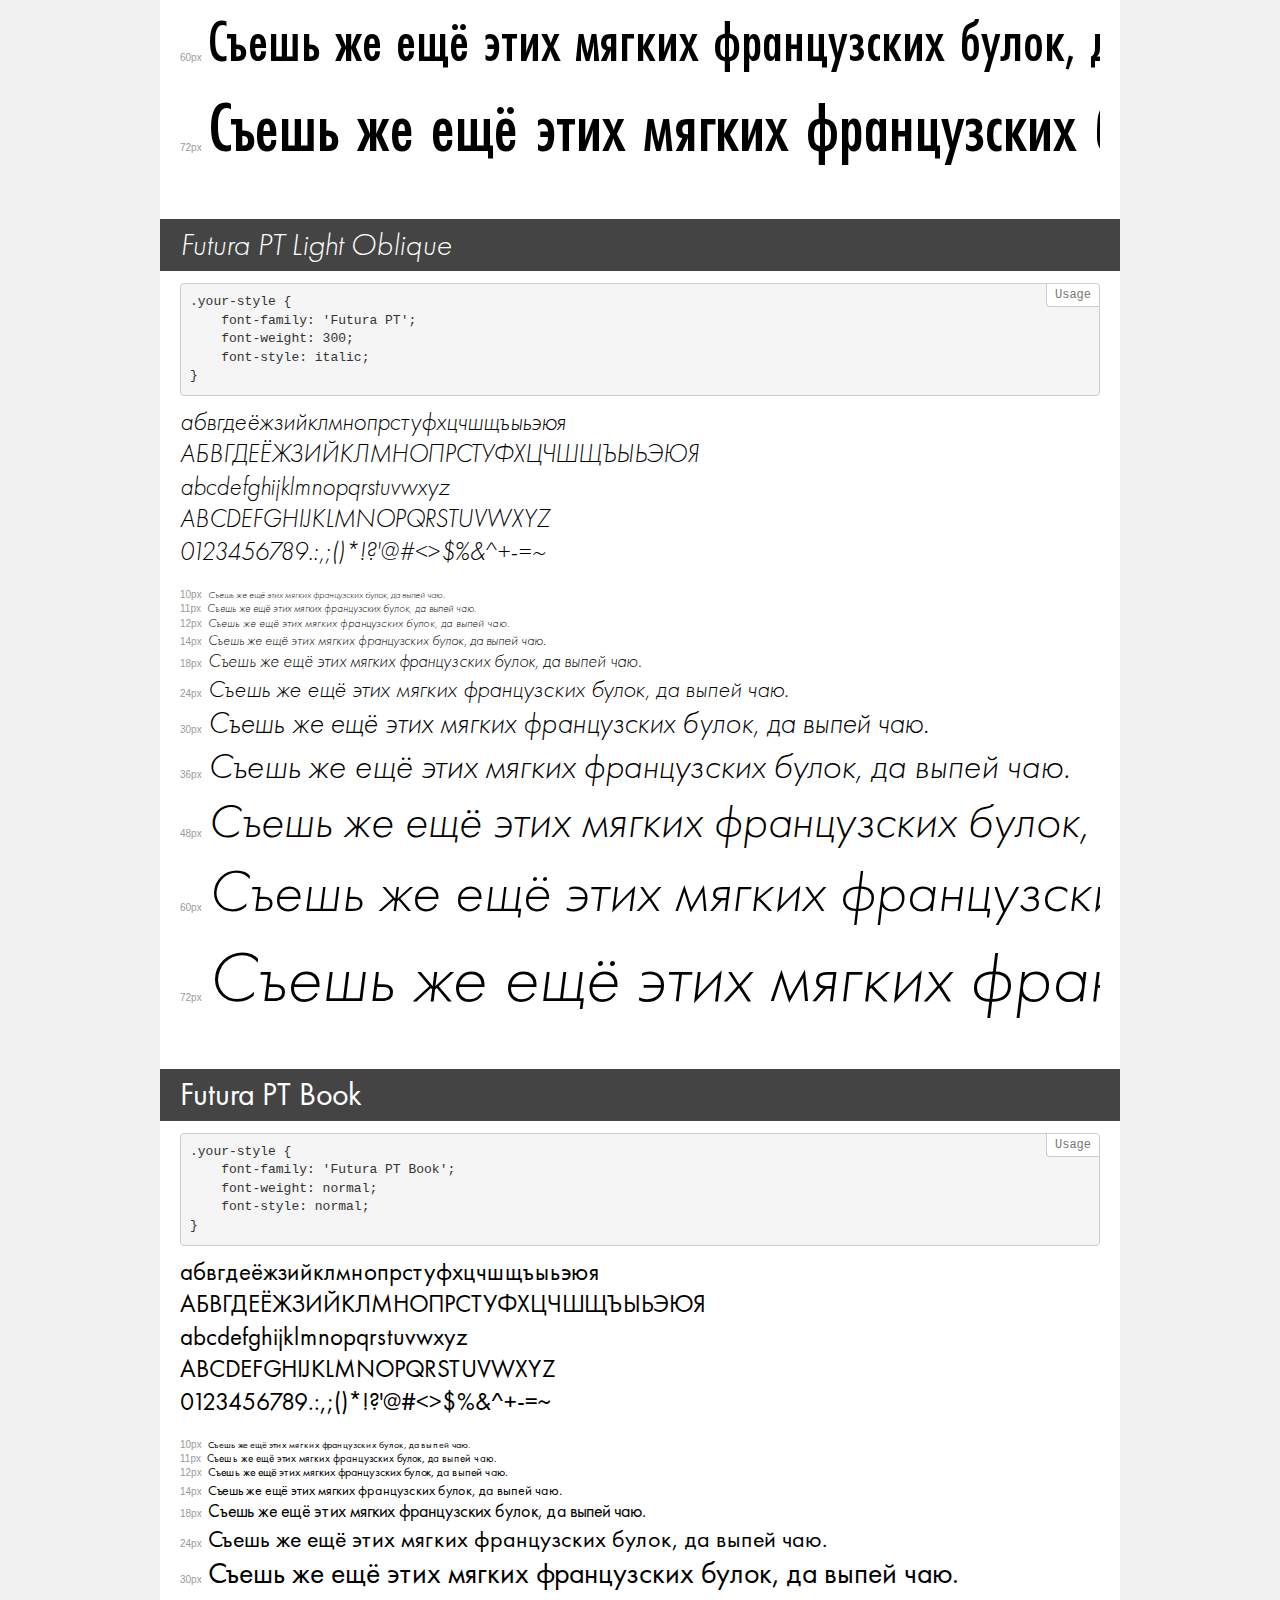
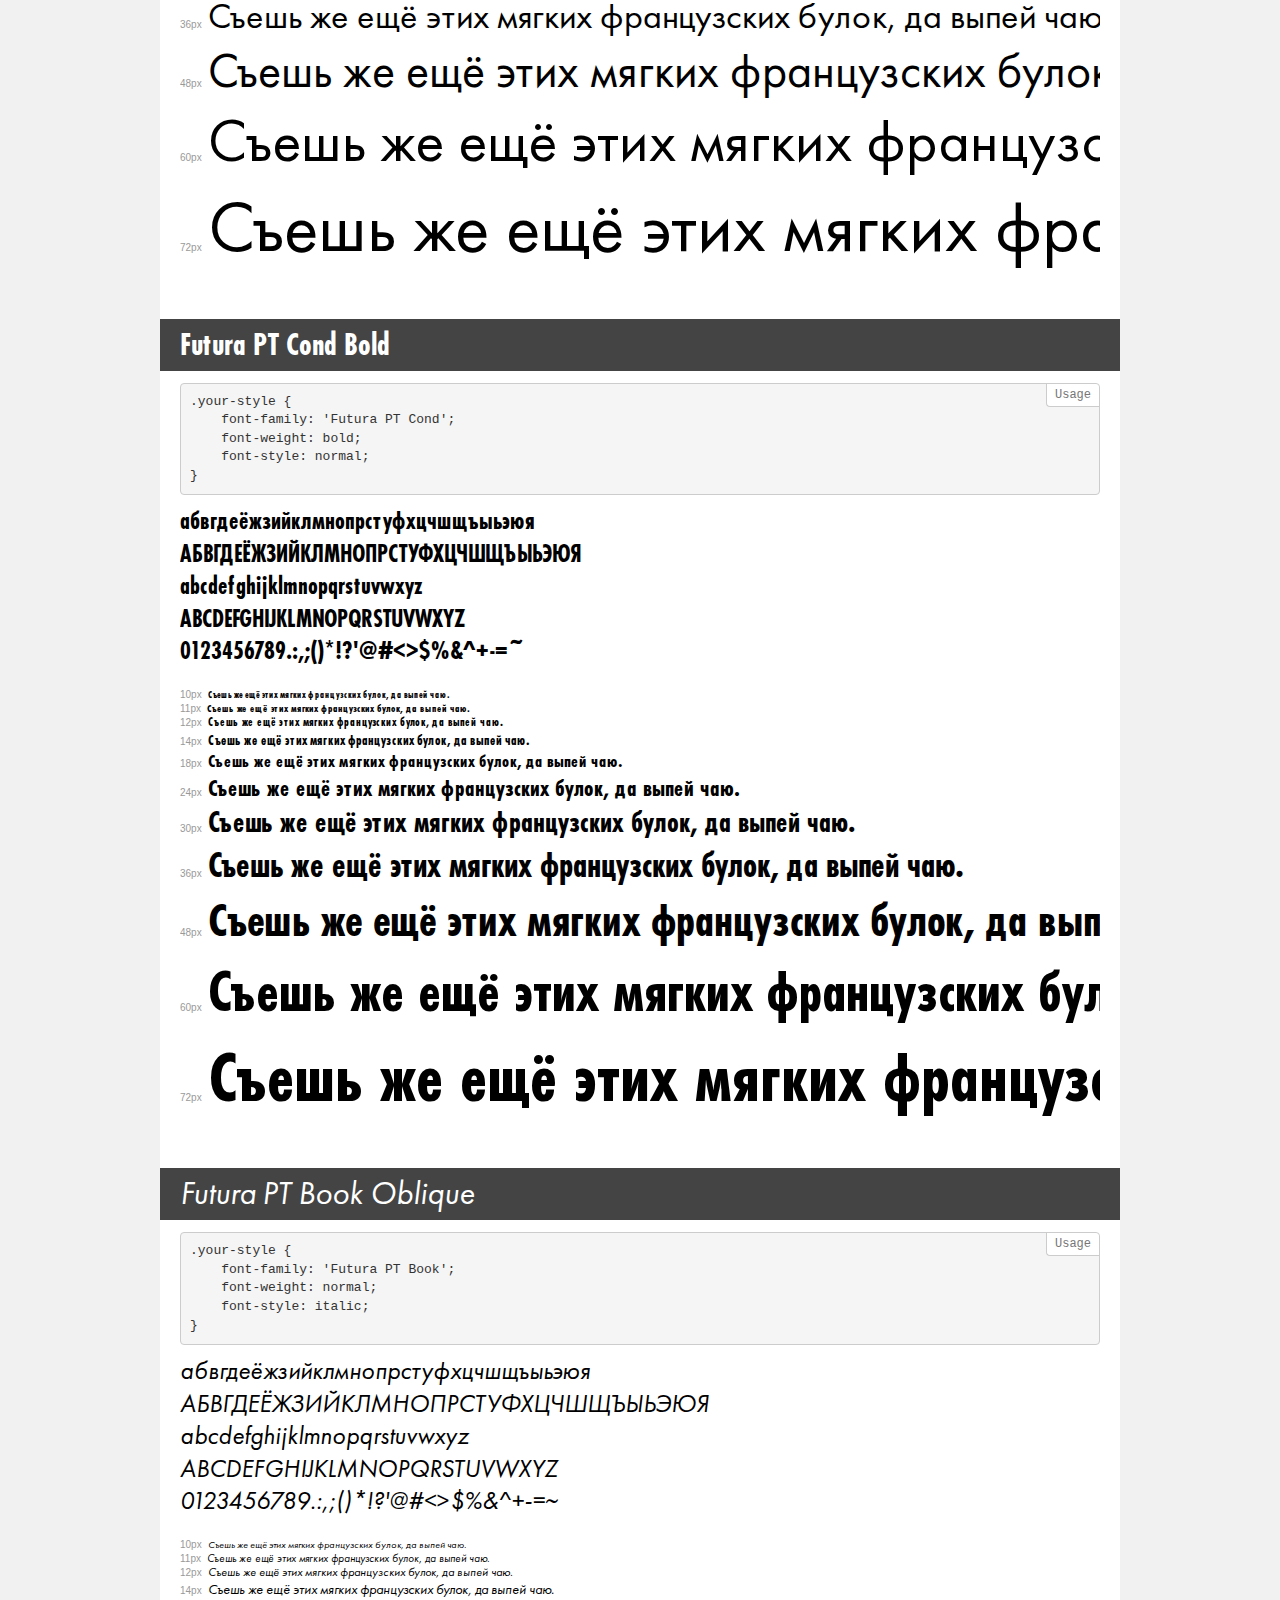
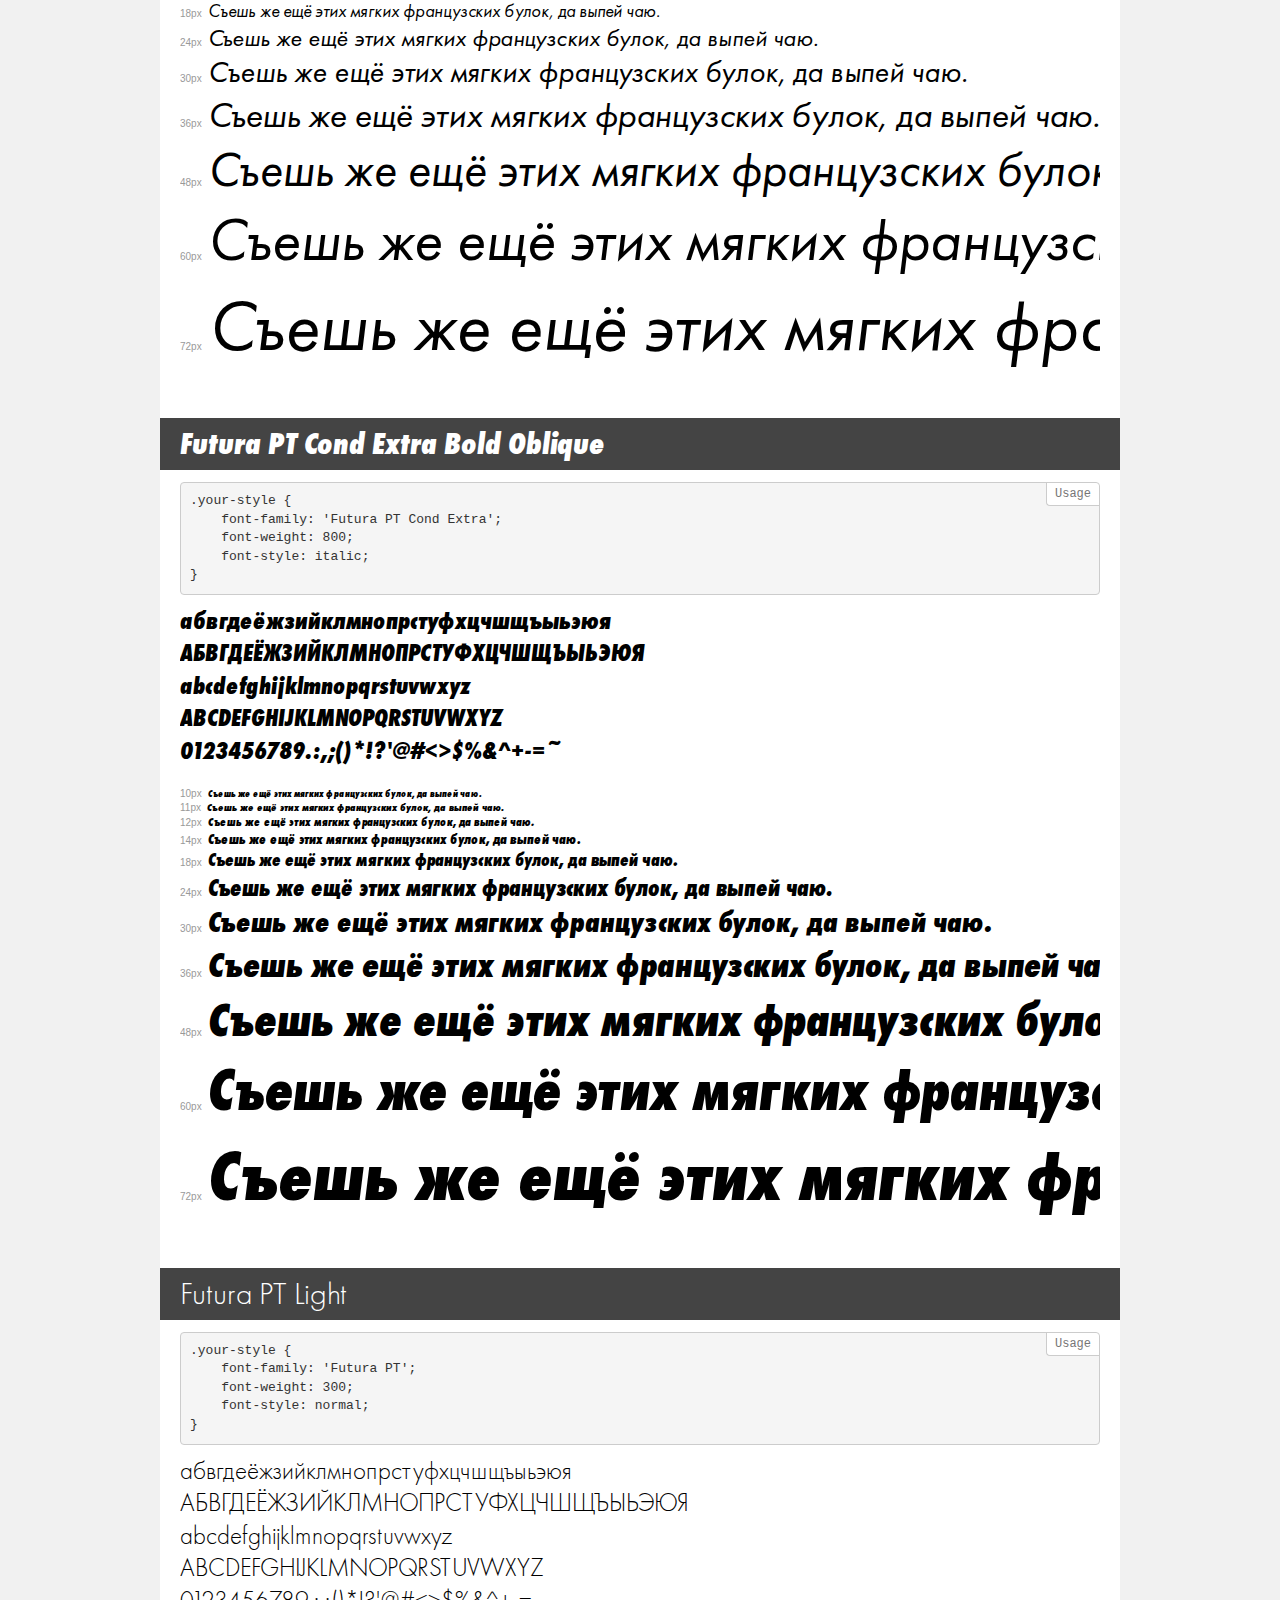
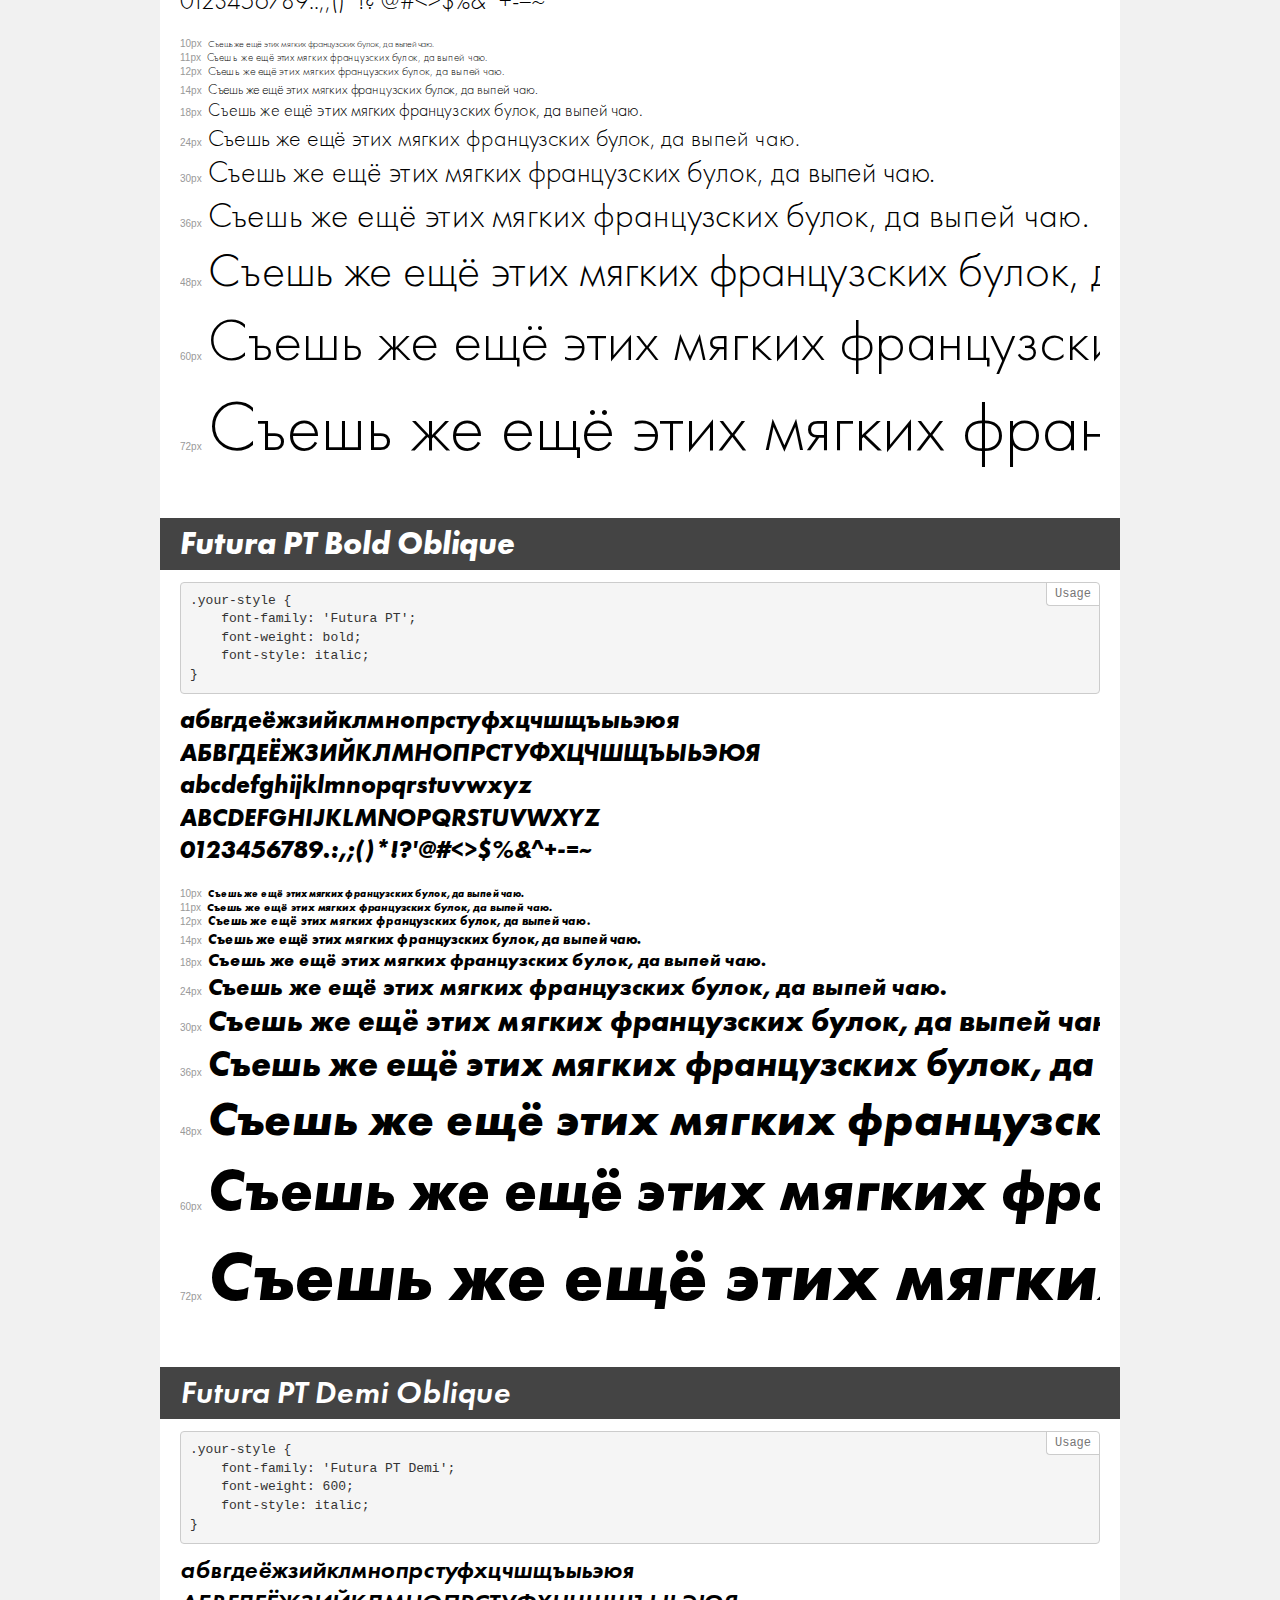
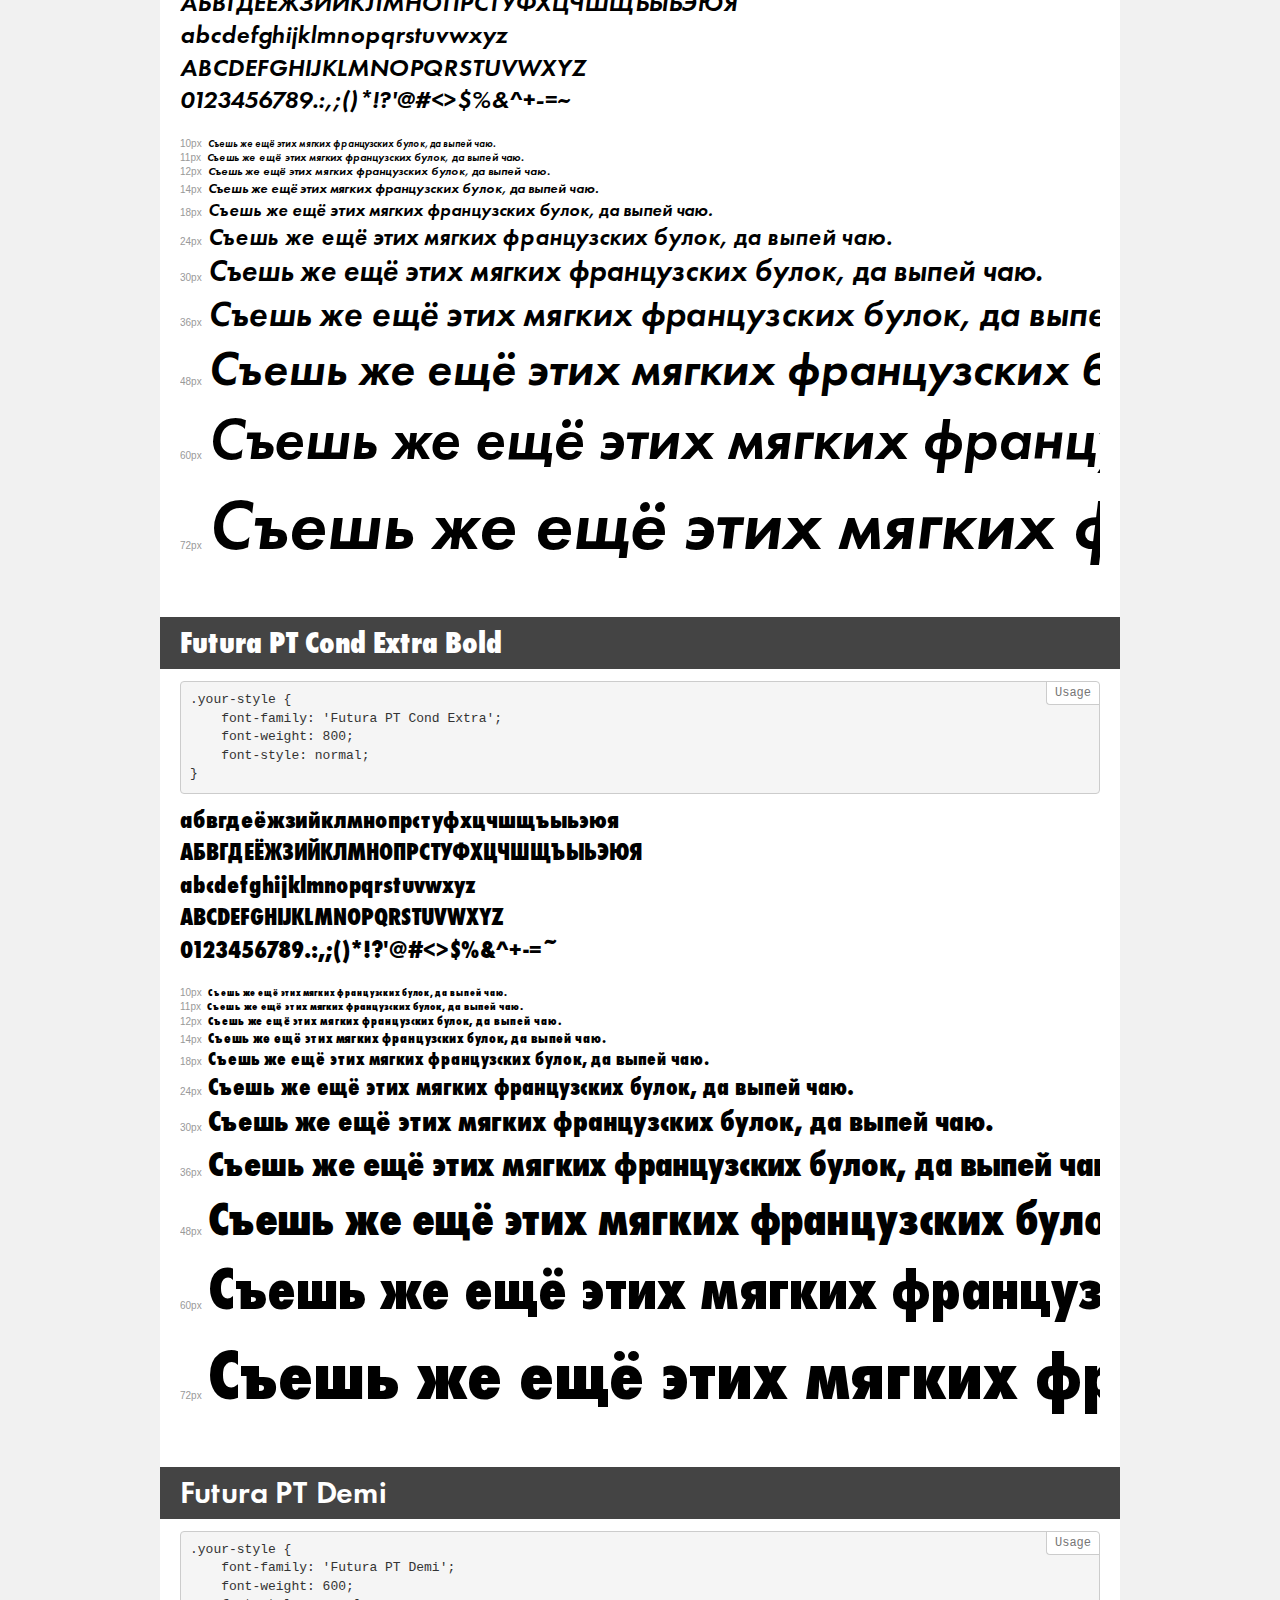
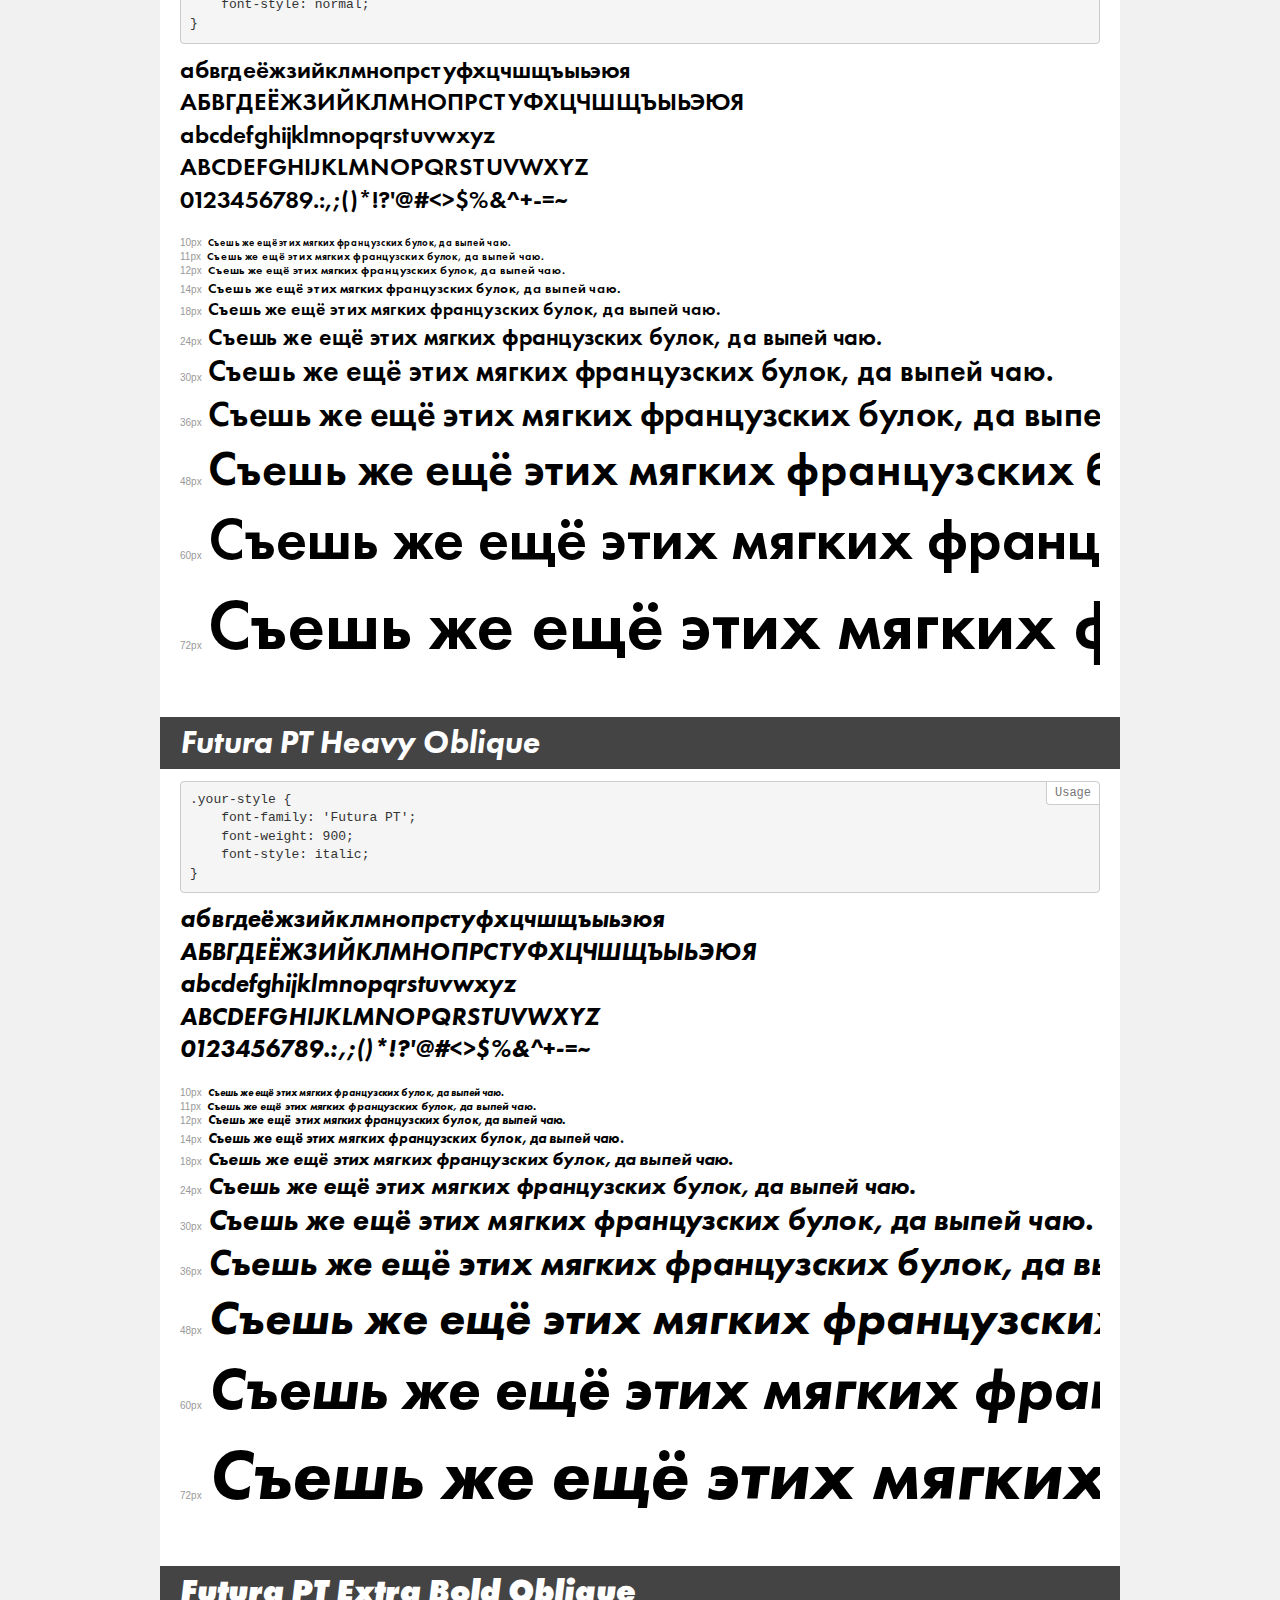
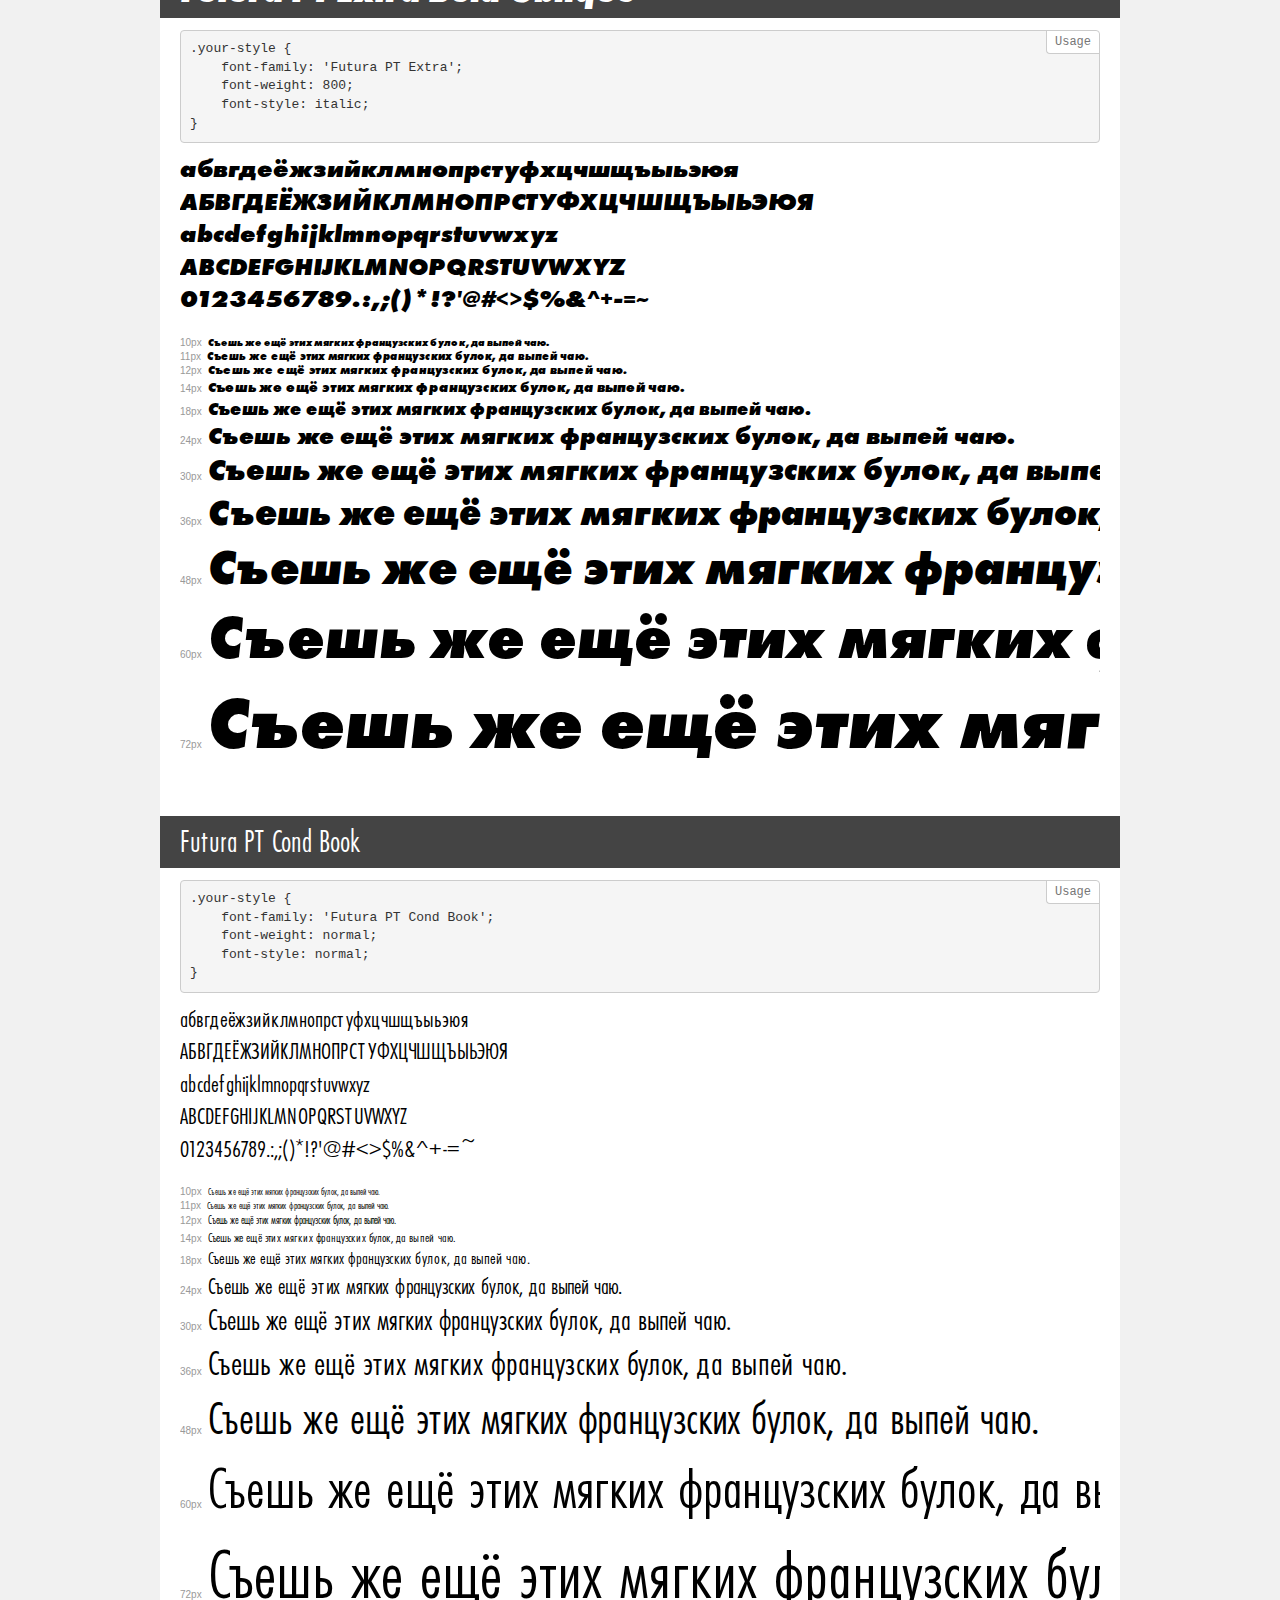
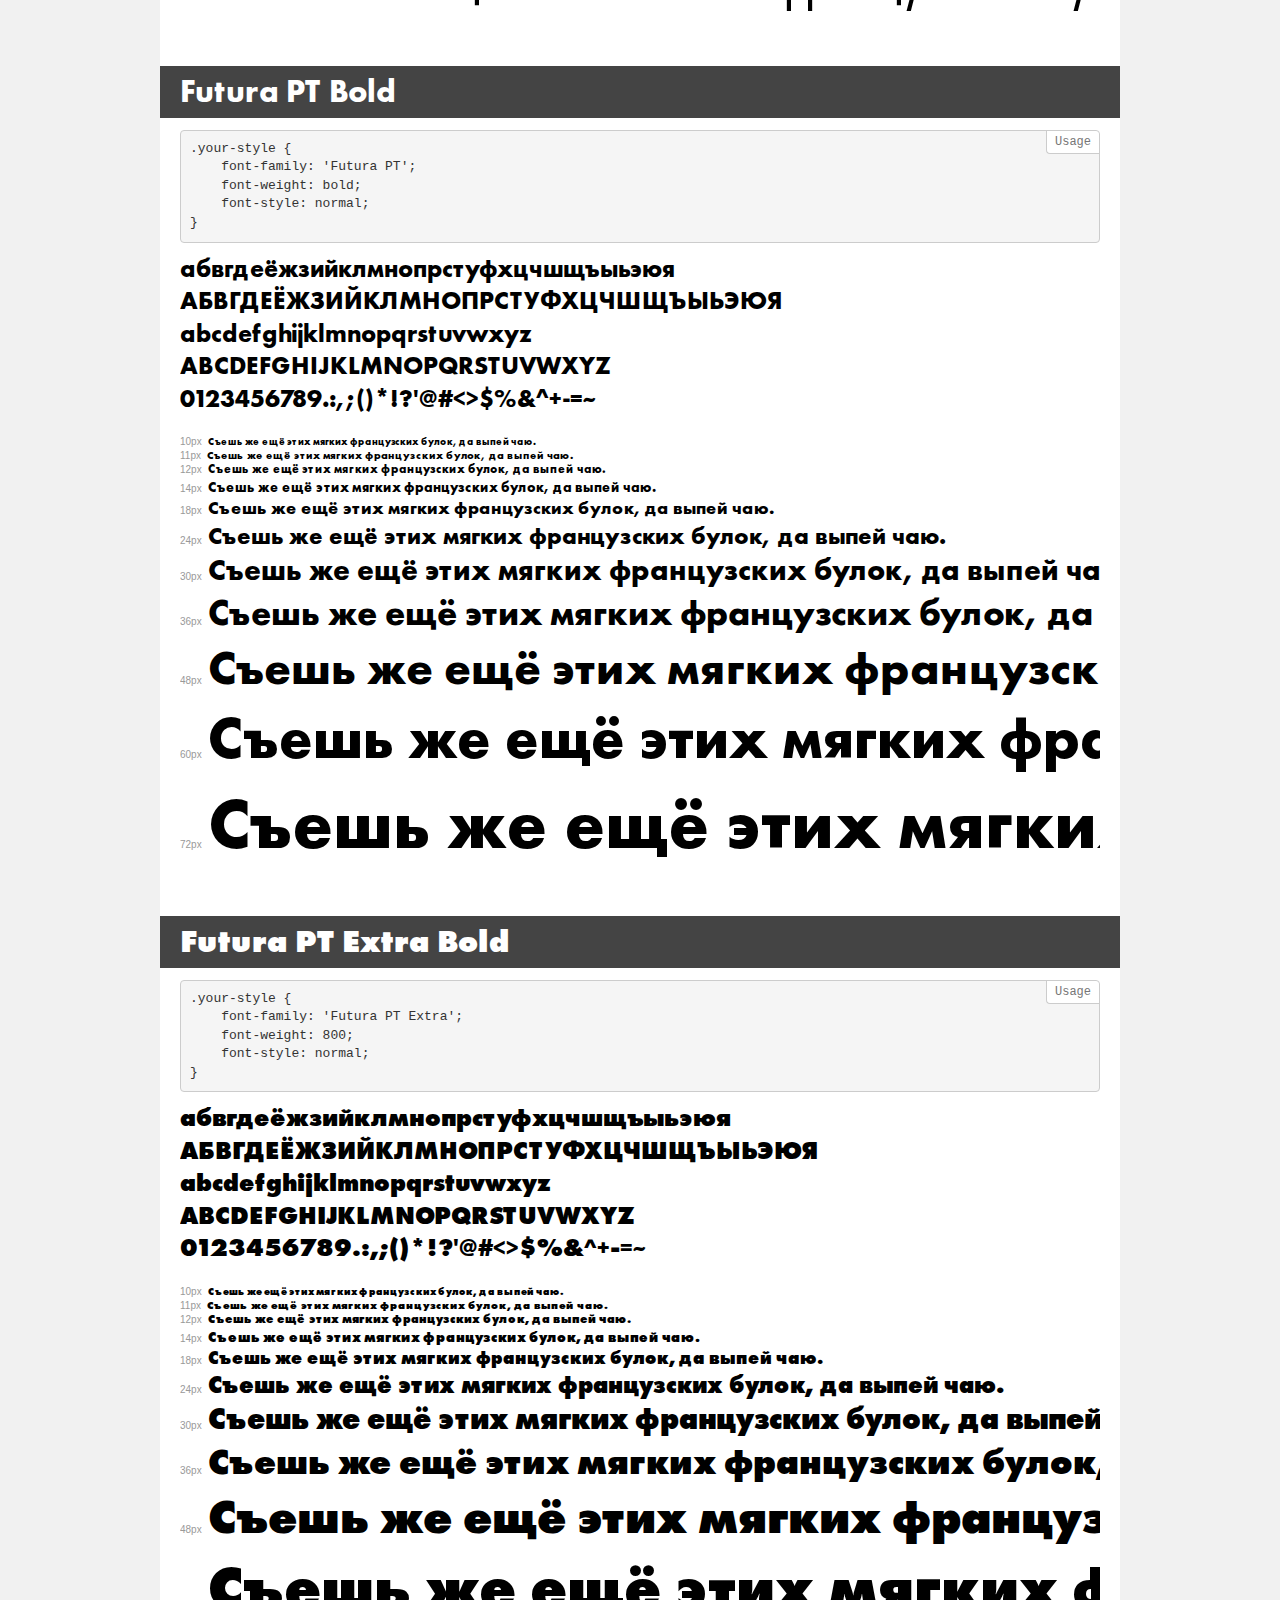
<file: public/fonts/FuturaPT/demo.html>
<!DOCTYPE html>
<html>
<head>
    <meta charset="utf-8">
    <meta http-equiv="X-UA-Compatible" content="IE=edge">
    <meta name="viewport" content="width=device-width, initial-scale=1">
    <meta name="robots" content="noindex, noarchive">
    <meta name="format-detection" content="telephone=no">
    <title>Transfonter demo</title>
    <link href="stylesheet.css" rel="stylesheet">
    <style>
        /*
        http://meyerweb.com/eric/tools/css/reset/
        v2.0 | 20110126
        License: none (public domain)
        */
        html, body, div, span, applet, object, iframe,
        h1, h2, h3, h4, h5, h6, p, blockquote, pre,
        a, abbr, acronym, address, big, cite, code,
        del, dfn, em, img, ins, kbd, q, s, samp,
        small, strike, strong, sub, sup, tt, var,
        b, u, i, center,
        dl, dt, dd, ol, ul, li,
        fieldset, form, label, legend,
        table, caption, tbody, tfoot, thead, tr, th, td,
        article, aside, canvas, details, embed,
        figure, figcaption, footer, header, hgroup,
        menu, nav, output, ruby, section, summary,
        time, mark, audio, video {
            margin: 0;
            padding: 0;
            border: 0;
            font-size: 100%;
            font: inherit;
            vertical-align: baseline;
        }
        /* HTML5 display-role reset for older browsers */
        article, aside, details, figcaption, figure,
        footer, header, hgroup, menu, nav, section {
            display: block;
        }
        body {
            line-height: 1;
        }
        ol, ul {
            list-style: none;
        }
        blockquote, q {
            quotes: none;
        }
        blockquote:before, blockquote:after,
        q:before, q:after {
            content: '';
            content: none;
        }
        table {
            border-collapse: collapse;
            border-spacing: 0;
        }
        /* common styles */
        body {
            background: #f1f1f1;
            color: #000;
        }
        .page {
            background: #fff;
            width: 920px;
            margin: 0 auto;
            padding: 20px 20px 0 20px;
            overflow: hidden;
        }
        .font-container {
            overflow-x: auto;
            overflow-y: hidden;
            margin-bottom: 40px;
            line-height: 1.3;
            white-space: nowrap;
            padding-bottom: 5px;
        }
        h1 {
            position: relative;
            background: #444;
            font-size: 32px;
            color: #fff;
            padding: 10px 20px;
            margin: 0 -20px 12px -20px;
        }
        .letters {
            font-size: 25px;
            margin-bottom: 20px;
        }
        .s10:before {
            content: '10px';
        }
        .s11:before {
            content: '11px';
        }
        .s12:before {
            content: '12px';
        }
        .s14:before {
            content: '14px';
        }
        .s18:before {
            content: '18px';
        }
        .s24:before {
            content: '24px';
        }
        .s30:before {
            content: '30px';
        }
        .s36:before {
            content: '36px';
        }
        .s48:before {
            content: '48px';
        }
        .s60:before {
            content: '60px';
        }
        .s72:before {
            content: '72px';
        }
        .s10:before, .s11:before, .s12:before, .s14:before,
        .s18:before, .s24:before, .s30:before, .s36:before,
        .s48:before, .s60:before, .s72:before {
            font-family: Arial, sans-serif;
            font-size: 10px;
            font-weight: normal;
            font-style: normal;
            color: #999;
            padding-right: 6px;
        }
        pre {
            display: block;
            position: relative;
            padding: 9px;
            margin: 0 0 10px;
            font-family: Monaco, Menlo, Consolas, "Courier New", monospace !important;
            font-size: 13px;
            line-height: 1.428571429;
            color: #333;
            font-weight: normal !important;
            font-style: normal !important;
            background-color: #f5f5f5;
            border: 1px solid #ccc;
            overflow-x: auto;
            border-radius: 4px;
        }
        pre:after {
            display: block;
            position: absolute;
            right: 0;
            top: 0;
            content: 'Usage';
            line-height: 1;
            padding: 5px 8px;
            font-size: 12px;
            color: #767676;
            background-color: #fff;
            border: 1px solid #ccc;
            border-right: none;
            border-top: none;
            border-radius: 0 4px 0 4px;
            z-index: 10;
        }
        /* responsive */
        @media (max-width: 959px) {
            .page {
                width: auto;
                margin: 0;
            }
        }
    </style>
</head>
<body>
<div class="page">
    <div class="demo" style="font-family: 'Futura PT'; font-weight: 900; font-style: normal;">
        <h1>Futura PT Heavy</h1>
        <pre>.your-style {
    font-family: 'Futura PT';
    font-weight: 900;
    font-style: normal;
}</pre>
        <div class="font-container">
            <p class="letters">
                абвгдеёжзийклмнопрстуфхцчшщъыьэюя<br>
АБВГДЕЁЖЗИЙКЛМНОПРСТУФХЦЧШЩЪЫЬЭЮЯ<br>
abcdefghijklmnopqrstuvwxyz<br>
ABCDEFGHIJKLMNOPQRSTUVWXYZ<br>
                0123456789.:,;()*!?'@#<>$%&^+-=~
            </p>
            <p class="s10" style="font-size: 10px;">Съешь же ещё этих мягких французских булок, да выпей чаю.</p>
            <p class="s11" style="font-size: 11px;">Съешь же ещё этих мягких французских булок, да выпей чаю.</p>
            <p class="s12" style="font-size: 12px;">Съешь же ещё этих мягких французских булок, да выпей чаю.</p>
            <p class="s14" style="font-size: 14px;">Съешь же ещё этих мягких французских булок, да выпей чаю.</p>
            <p class="s18" style="font-size: 18px;">Съешь же ещё этих мягких французских булок, да выпей чаю.</p>
            <p class="s24" style="font-size: 24px;">Съешь же ещё этих мягких французских булок, да выпей чаю.</p>
            <p class="s30" style="font-size: 30px;">Съешь же ещё этих мягких французских булок, да выпей чаю.</p>
            <p class="s36" style="font-size: 36px;">Съешь же ещё этих мягких французских булок, да выпей чаю.</p>
            <p class="s48" style="font-size: 48px;">Съешь же ещё этих мягких французских булок, да выпей чаю.</p>
            <p class="s60" style="font-size: 60px;">Съешь же ещё этих мягких французских булок, да выпей чаю.</p>
            <p class="s72" style="font-size: 72px;">Съешь же ещё этих мягких французских булок, да выпей чаю.</p>
        </div>
    </div>
    <div class="demo" style="font-family: 'Futura PT'; font-weight: 500; font-style: normal;">
        <h1>Futura PT Medium</h1>
        <pre>.your-style {
    font-family: 'Futura PT';
    font-weight: 500;
    font-style: normal;
}</pre>
        <div class="font-container">
            <p class="letters">
                абвгдеёжзийклмнопрстуфхцчшщъыьэюя<br>
АБВГДЕЁЖЗИЙКЛМНОПРСТУФХЦЧШЩЪЫЬЭЮЯ<br>
abcdefghijklmnopqrstuvwxyz<br>
ABCDEFGHIJKLMNOPQRSTUVWXYZ<br>
                0123456789.:,;()*!?'@#<>$%&^+-=~
            </p>
            <p class="s10" style="font-size: 10px;">Съешь же ещё этих мягких французских булок, да выпей чаю.</p>
            <p class="s11" style="font-size: 11px;">Съешь же ещё этих мягких французских булок, да выпей чаю.</p>
            <p class="s12" style="font-size: 12px;">Съешь же ещё этих мягких французских булок, да выпей чаю.</p>
            <p class="s14" style="font-size: 14px;">Съешь же ещё этих мягких французских булок, да выпей чаю.</p>
            <p class="s18" style="font-size: 18px;">Съешь же ещё этих мягких французских булок, да выпей чаю.</p>
            <p class="s24" style="font-size: 24px;">Съешь же ещё этих мягких французских булок, да выпей чаю.</p>
            <p class="s30" style="font-size: 30px;">Съешь же ещё этих мягких французских булок, да выпей чаю.</p>
            <p class="s36" style="font-size: 36px;">Съешь же ещё этих мягких французских булок, да выпей чаю.</p>
            <p class="s48" style="font-size: 48px;">Съешь же ещё этих мягких французских булок, да выпей чаю.</p>
            <p class="s60" style="font-size: 60px;">Съешь же ещё этих мягких французских булок, да выпей чаю.</p>
            <p class="s72" style="font-size: 72px;">Съешь же ещё этих мягких французских булок, да выпей чаю.</p>
        </div>
    </div>
    <div class="demo" style="font-family: 'Futura PT'; font-weight: 500; font-style: italic;">
        <h1>Futura PT Medium Oblique</h1>
        <pre>.your-style {
    font-family: 'Futura PT';
    font-weight: 500;
    font-style: italic;
}</pre>
        <div class="font-container">
            <p class="letters">
                абвгдеёжзийклмнопрстуфхцчшщъыьэюя<br>
АБВГДЕЁЖЗИЙКЛМНОПРСТУФХЦЧШЩЪЫЬЭЮЯ<br>
abcdefghijklmnopqrstuvwxyz<br>
ABCDEFGHIJKLMNOPQRSTUVWXYZ<br>
                0123456789.:,;()*!?'@#<>$%&^+-=~
            </p>
            <p class="s10" style="font-size: 10px;">Съешь же ещё этих мягких французских булок, да выпей чаю.</p>
            <p class="s11" style="font-size: 11px;">Съешь же ещё этих мягких французских булок, да выпей чаю.</p>
            <p class="s12" style="font-size: 12px;">Съешь же ещё этих мягких французских булок, да выпей чаю.</p>
            <p class="s14" style="font-size: 14px;">Съешь же ещё этих мягких французских булок, да выпей чаю.</p>
            <p class="s18" style="font-size: 18px;">Съешь же ещё этих мягких французских булок, да выпей чаю.</p>
            <p class="s24" style="font-size: 24px;">Съешь же ещё этих мягких французских булок, да выпей чаю.</p>
            <p class="s30" style="font-size: 30px;">Съешь же ещё этих мягких французских булок, да выпей чаю.</p>
            <p class="s36" style="font-size: 36px;">Съешь же ещё этих мягких французских булок, да выпей чаю.</p>
            <p class="s48" style="font-size: 48px;">Съешь же ещё этих мягких французских булок, да выпей чаю.</p>
            <p class="s60" style="font-size: 60px;">Съешь же ещё этих мягких французских булок, да выпей чаю.</p>
            <p class="s72" style="font-size: 72px;">Съешь же ещё этих мягких французских булок, да выпей чаю.</p>
        </div>
    </div>
    <div class="demo" style="font-family: 'Futura PT Cond'; font-weight: 500; font-style: normal;">
        <h1>Futura PT Cond Medium</h1>
        <pre>.your-style {
    font-family: 'Futura PT Cond';
    font-weight: 500;
    font-style: normal;
}</pre>
        <div class="font-container">
            <p class="letters">
                абвгдеёжзийклмнопрстуфхцчшщъыьэюя<br>
АБВГДЕЁЖЗИЙКЛМНОПРСТУФХЦЧШЩЪЫЬЭЮЯ<br>
abcdefghijklmnopqrstuvwxyz<br>
ABCDEFGHIJKLMNOPQRSTUVWXYZ<br>
                0123456789.:,;()*!?'@#<>$%&^+-=~
            </p>
            <p class="s10" style="font-size: 10px;">Съешь же ещё этих мягких французских булок, да выпей чаю.</p>
            <p class="s11" style="font-size: 11px;">Съешь же ещё этих мягких французских булок, да выпей чаю.</p>
            <p class="s12" style="font-size: 12px;">Съешь же ещё этих мягких французских булок, да выпей чаю.</p>
            <p class="s14" style="font-size: 14px;">Съешь же ещё этих мягких французских булок, да выпей чаю.</p>
            <p class="s18" style="font-size: 18px;">Съешь же ещё этих мягких французских булок, да выпей чаю.</p>
            <p class="s24" style="font-size: 24px;">Съешь же ещё этих мягких французских булок, да выпей чаю.</p>
            <p class="s30" style="font-size: 30px;">Съешь же ещё этих мягких французских булок, да выпей чаю.</p>
            <p class="s36" style="font-size: 36px;">Съешь же ещё этих мягких французских булок, да выпей чаю.</p>
            <p class="s48" style="font-size: 48px;">Съешь же ещё этих мягких французских булок, да выпей чаю.</p>
            <p class="s60" style="font-size: 60px;">Съешь же ещё этих мягких французских булок, да выпей чаю.</p>
            <p class="s72" style="font-size: 72px;">Съешь же ещё этих мягких французских булок, да выпей чаю.</p>
        </div>
    </div>
    <div class="demo" style="font-family: 'Futura PT'; font-weight: 300; font-style: italic;">
        <h1>Futura PT Light Oblique</h1>
        <pre>.your-style {
    font-family: 'Futura PT';
    font-weight: 300;
    font-style: italic;
}</pre>
        <div class="font-container">
            <p class="letters">
                абвгдеёжзийклмнопрстуфхцчшщъыьэюя<br>
АБВГДЕЁЖЗИЙКЛМНОПРСТУФХЦЧШЩЪЫЬЭЮЯ<br>
abcdefghijklmnopqrstuvwxyz<br>
ABCDEFGHIJKLMNOPQRSTUVWXYZ<br>
                0123456789.:,;()*!?'@#<>$%&^+-=~
            </p>
            <p class="s10" style="font-size: 10px;">Съешь же ещё этих мягких французских булок, да выпей чаю.</p>
            <p class="s11" style="font-size: 11px;">Съешь же ещё этих мягких французских булок, да выпей чаю.</p>
            <p class="s12" style="font-size: 12px;">Съешь же ещё этих мягких французских булок, да выпей чаю.</p>
            <p class="s14" style="font-size: 14px;">Съешь же ещё этих мягких французских булок, да выпей чаю.</p>
            <p class="s18" style="font-size: 18px;">Съешь же ещё этих мягких французских булок, да выпей чаю.</p>
            <p class="s24" style="font-size: 24px;">Съешь же ещё этих мягких французских булок, да выпей чаю.</p>
            <p class="s30" style="font-size: 30px;">Съешь же ещё этих мягких французских булок, да выпей чаю.</p>
            <p class="s36" style="font-size: 36px;">Съешь же ещё этих мягких французских булок, да выпей чаю.</p>
            <p class="s48" style="font-size: 48px;">Съешь же ещё этих мягких французских булок, да выпей чаю.</p>
            <p class="s60" style="font-size: 60px;">Съешь же ещё этих мягких французских булок, да выпей чаю.</p>
            <p class="s72" style="font-size: 72px;">Съешь же ещё этих мягких французских булок, да выпей чаю.</p>
        </div>
    </div>
    <div class="demo" style="font-family: 'Futura PT Book'; font-weight: normal; font-style: normal;">
        <h1>Futura PT Book</h1>
        <pre>.your-style {
    font-family: 'Futura PT Book';
    font-weight: normal;
    font-style: normal;
}</pre>
        <div class="font-container">
            <p class="letters">
                абвгдеёжзийклмнопрстуфхцчшщъыьэюя<br>
АБВГДЕЁЖЗИЙКЛМНОПРСТУФХЦЧШЩЪЫЬЭЮЯ<br>
abcdefghijklmnopqrstuvwxyz<br>
ABCDEFGHIJKLMNOPQRSTUVWXYZ<br>
                0123456789.:,;()*!?'@#<>$%&^+-=~
            </p>
            <p class="s10" style="font-size: 10px;">Съешь же ещё этих мягких французских булок, да выпей чаю.</p>
            <p class="s11" style="font-size: 11px;">Съешь же ещё этих мягких французских булок, да выпей чаю.</p>
            <p class="s12" style="font-size: 12px;">Съешь же ещё этих мягких французских булок, да выпей чаю.</p>
            <p class="s14" style="font-size: 14px;">Съешь же ещё этих мягких французских булок, да выпей чаю.</p>
            <p class="s18" style="font-size: 18px;">Съешь же ещё этих мягких французских булок, да выпей чаю.</p>
            <p class="s24" style="font-size: 24px;">Съешь же ещё этих мягких французских булок, да выпей чаю.</p>
            <p class="s30" style="font-size: 30px;">Съешь же ещё этих мягких французских булок, да выпей чаю.</p>
            <p class="s36" style="font-size: 36px;">Съешь же ещё этих мягких французских булок, да выпей чаю.</p>
            <p class="s48" style="font-size: 48px;">Съешь же ещё этих мягких французских булок, да выпей чаю.</p>
            <p class="s60" style="font-size: 60px;">Съешь же ещё этих мягких французских булок, да выпей чаю.</p>
            <p class="s72" style="font-size: 72px;">Съешь же ещё этих мягких французских булок, да выпей чаю.</p>
        </div>
    </div>
    <div class="demo" style="font-family: 'Futura PT Cond'; font-weight: bold; font-style: normal;">
        <h1>Futura PT Cond Bold</h1>
        <pre>.your-style {
    font-family: 'Futura PT Cond';
    font-weight: bold;
    font-style: normal;
}</pre>
        <div class="font-container">
            <p class="letters">
                абвгдеёжзийклмнопрстуфхцчшщъыьэюя<br>
АБВГДЕЁЖЗИЙКЛМНОПРСТУФХЦЧШЩЪЫЬЭЮЯ<br>
abcdefghijklmnopqrstuvwxyz<br>
ABCDEFGHIJKLMNOPQRSTUVWXYZ<br>
                0123456789.:,;()*!?'@#<>$%&^+-=~
            </p>
            <p class="s10" style="font-size: 10px;">Съешь же ещё этих мягких французских булок, да выпей чаю.</p>
            <p class="s11" style="font-size: 11px;">Съешь же ещё этих мягких французских булок, да выпей чаю.</p>
            <p class="s12" style="font-size: 12px;">Съешь же ещё этих мягких французских булок, да выпей чаю.</p>
            <p class="s14" style="font-size: 14px;">Съешь же ещё этих мягких французских булок, да выпей чаю.</p>
            <p class="s18" style="font-size: 18px;">Съешь же ещё этих мягких французских булок, да выпей чаю.</p>
            <p class="s24" style="font-size: 24px;">Съешь же ещё этих мягких французских булок, да выпей чаю.</p>
            <p class="s30" style="font-size: 30px;">Съешь же ещё этих мягких французских булок, да выпей чаю.</p>
            <p class="s36" style="font-size: 36px;">Съешь же ещё этих мягких французских булок, да выпей чаю.</p>
            <p class="s48" style="font-size: 48px;">Съешь же ещё этих мягких французских булок, да выпей чаю.</p>
            <p class="s60" style="font-size: 60px;">Съешь же ещё этих мягких французских булок, да выпей чаю.</p>
            <p class="s72" style="font-size: 72px;">Съешь же ещё этих мягких французских булок, да выпей чаю.</p>
        </div>
    </div>
    <div class="demo" style="font-family: 'Futura PT Book'; font-weight: normal; font-style: italic;">
        <h1>Futura PT Book Oblique</h1>
        <pre>.your-style {
    font-family: 'Futura PT Book';
    font-weight: normal;
    font-style: italic;
}</pre>
        <div class="font-container">
            <p class="letters">
                абвгдеёжзийклмнопрстуфхцчшщъыьэюя<br>
АБВГДЕЁЖЗИЙКЛМНОПРСТУФХЦЧШЩЪЫЬЭЮЯ<br>
abcdefghijklmnopqrstuvwxyz<br>
ABCDEFGHIJKLMNOPQRSTUVWXYZ<br>
                0123456789.:,;()*!?'@#<>$%&^+-=~
            </p>
            <p class="s10" style="font-size: 10px;">Съешь же ещё этих мягких французских булок, да выпей чаю.</p>
            <p class="s11" style="font-size: 11px;">Съешь же ещё этих мягких французских булок, да выпей чаю.</p>
            <p class="s12" style="font-size: 12px;">Съешь же ещё этих мягких французских булок, да выпей чаю.</p>
            <p class="s14" style="font-size: 14px;">Съешь же ещё этих мягких французских булок, да выпей чаю.</p>
            <p class="s18" style="font-size: 18px;">Съешь же ещё этих мягких французских булок, да выпей чаю.</p>
            <p class="s24" style="font-size: 24px;">Съешь же ещё этих мягких французских булок, да выпей чаю.</p>
            <p class="s30" style="font-size: 30px;">Съешь же ещё этих мягких французских булок, да выпей чаю.</p>
            <p class="s36" style="font-size: 36px;">Съешь же ещё этих мягких французских булок, да выпей чаю.</p>
            <p class="s48" style="font-size: 48px;">Съешь же ещё этих мягких французских булок, да выпей чаю.</p>
            <p class="s60" style="font-size: 60px;">Съешь же ещё этих мягких французских булок, да выпей чаю.</p>
            <p class="s72" style="font-size: 72px;">Съешь же ещё этих мягких французских булок, да выпей чаю.</p>
        </div>
    </div>
    <div class="demo" style="font-family: 'Futura PT Cond Extra'; font-weight: 800; font-style: italic;">
        <h1>Futura PT Cond Extra Bold Oblique</h1>
        <pre>.your-style {
    font-family: 'Futura PT Cond Extra';
    font-weight: 800;
    font-style: italic;
}</pre>
        <div class="font-container">
            <p class="letters">
                абвгдеёжзийклмнопрстуфхцчшщъыьэюя<br>
АБВГДЕЁЖЗИЙКЛМНОПРСТУФХЦЧШЩЪЫЬЭЮЯ<br>
abcdefghijklmnopqrstuvwxyz<br>
ABCDEFGHIJKLMNOPQRSTUVWXYZ<br>
                0123456789.:,;()*!?'@#<>$%&^+-=~
            </p>
            <p class="s10" style="font-size: 10px;">Съешь же ещё этих мягких французских булок, да выпей чаю.</p>
            <p class="s11" style="font-size: 11px;">Съешь же ещё этих мягких французских булок, да выпей чаю.</p>
            <p class="s12" style="font-size: 12px;">Съешь же ещё этих мягких французских булок, да выпей чаю.</p>
            <p class="s14" style="font-size: 14px;">Съешь же ещё этих мягких французских булок, да выпей чаю.</p>
            <p class="s18" style="font-size: 18px;">Съешь же ещё этих мягких французских булок, да выпей чаю.</p>
            <p class="s24" style="font-size: 24px;">Съешь же ещё этих мягких французских булок, да выпей чаю.</p>
            <p class="s30" style="font-size: 30px;">Съешь же ещё этих мягких французских булок, да выпей чаю.</p>
            <p class="s36" style="font-size: 36px;">Съешь же ещё этих мягких французских булок, да выпей чаю.</p>
            <p class="s48" style="font-size: 48px;">Съешь же ещё этих мягких французских булок, да выпей чаю.</p>
            <p class="s60" style="font-size: 60px;">Съешь же ещё этих мягких французских булок, да выпей чаю.</p>
            <p class="s72" style="font-size: 72px;">Съешь же ещё этих мягких французских булок, да выпей чаю.</p>
        </div>
    </div>
    <div class="demo" style="font-family: 'Futura PT'; font-weight: 300; font-style: normal;">
        <h1>Futura PT Light</h1>
        <pre>.your-style {
    font-family: 'Futura PT';
    font-weight: 300;
    font-style: normal;
}</pre>
        <div class="font-container">
            <p class="letters">
                абвгдеёжзийклмнопрстуфхцчшщъыьэюя<br>
АБВГДЕЁЖЗИЙКЛМНОПРСТУФХЦЧШЩЪЫЬЭЮЯ<br>
abcdefghijklmnopqrstuvwxyz<br>
ABCDEFGHIJKLMNOPQRSTUVWXYZ<br>
                0123456789.:,;()*!?'@#<>$%&^+-=~
            </p>
            <p class="s10" style="font-size: 10px;">Съешь же ещё этих мягких французских булок, да выпей чаю.</p>
            <p class="s11" style="font-size: 11px;">Съешь же ещё этих мягких французских булок, да выпей чаю.</p>
            <p class="s12" style="font-size: 12px;">Съешь же ещё этих мягких французских булок, да выпей чаю.</p>
            <p class="s14" style="font-size: 14px;">Съешь же ещё этих мягких французских булок, да выпей чаю.</p>
            <p class="s18" style="font-size: 18px;">Съешь же ещё этих мягких французских булок, да выпей чаю.</p>
            <p class="s24" style="font-size: 24px;">Съешь же ещё этих мягких французских булок, да выпей чаю.</p>
            <p class="s30" style="font-size: 30px;">Съешь же ещё этих мягких французских булок, да выпей чаю.</p>
            <p class="s36" style="font-size: 36px;">Съешь же ещё этих мягких французских булок, да выпей чаю.</p>
            <p class="s48" style="font-size: 48px;">Съешь же ещё этих мягких французских булок, да выпей чаю.</p>
            <p class="s60" style="font-size: 60px;">Съешь же ещё этих мягких французских булок, да выпей чаю.</p>
            <p class="s72" style="font-size: 72px;">Съешь же ещё этих мягких французских булок, да выпей чаю.</p>
        </div>
    </div>
    <div class="demo" style="font-family: 'Futura PT'; font-weight: bold; font-style: italic;">
        <h1>Futura PT Bold Oblique</h1>
        <pre>.your-style {
    font-family: 'Futura PT';
    font-weight: bold;
    font-style: italic;
}</pre>
        <div class="font-container">
            <p class="letters">
                абвгдеёжзийклмнопрстуфхцчшщъыьэюя<br>
АБВГДЕЁЖЗИЙКЛМНОПРСТУФХЦЧШЩЪЫЬЭЮЯ<br>
abcdefghijklmnopqrstuvwxyz<br>
ABCDEFGHIJKLMNOPQRSTUVWXYZ<br>
                0123456789.:,;()*!?'@#<>$%&^+-=~
            </p>
            <p class="s10" style="font-size: 10px;">Съешь же ещё этих мягких французских булок, да выпей чаю.</p>
            <p class="s11" style="font-size: 11px;">Съешь же ещё этих мягких французских булок, да выпей чаю.</p>
            <p class="s12" style="font-size: 12px;">Съешь же ещё этих мягких французских булок, да выпей чаю.</p>
            <p class="s14" style="font-size: 14px;">Съешь же ещё этих мягких французских булок, да выпей чаю.</p>
            <p class="s18" style="font-size: 18px;">Съешь же ещё этих мягких французских булок, да выпей чаю.</p>
            <p class="s24" style="font-size: 24px;">Съешь же ещё этих мягких французских булок, да выпей чаю.</p>
            <p class="s30" style="font-size: 30px;">Съешь же ещё этих мягких французских булок, да выпей чаю.</p>
            <p class="s36" style="font-size: 36px;">Съешь же ещё этих мягких французских булок, да выпей чаю.</p>
            <p class="s48" style="font-size: 48px;">Съешь же ещё этих мягких французских булок, да выпей чаю.</p>
            <p class="s60" style="font-size: 60px;">Съешь же ещё этих мягких французских булок, да выпей чаю.</p>
            <p class="s72" style="font-size: 72px;">Съешь же ещё этих мягких французских булок, да выпей чаю.</p>
        </div>
    </div>
    <div class="demo" style="font-family: 'Futura PT Demi'; font-weight: 600; font-style: italic;">
        <h1>Futura PT Demi Oblique</h1>
        <pre>.your-style {
    font-family: 'Futura PT Demi';
    font-weight: 600;
    font-style: italic;
}</pre>
        <div class="font-container">
            <p class="letters">
                абвгдеёжзийклмнопрстуфхцчшщъыьэюя<br>
АБВГДЕЁЖЗИЙКЛМНОПРСТУФХЦЧШЩЪЫЬЭЮЯ<br>
abcdefghijklmnopqrstuvwxyz<br>
ABCDEFGHIJKLMNOPQRSTUVWXYZ<br>
                0123456789.:,;()*!?'@#<>$%&^+-=~
            </p>
            <p class="s10" style="font-size: 10px;">Съешь же ещё этих мягких французских булок, да выпей чаю.</p>
            <p class="s11" style="font-size: 11px;">Съешь же ещё этих мягких французских булок, да выпей чаю.</p>
            <p class="s12" style="font-size: 12px;">Съешь же ещё этих мягких французских булок, да выпей чаю.</p>
            <p class="s14" style="font-size: 14px;">Съешь же ещё этих мягких французских булок, да выпей чаю.</p>
            <p class="s18" style="font-size: 18px;">Съешь же ещё этих мягких французских булок, да выпей чаю.</p>
            <p class="s24" style="font-size: 24px;">Съешь же ещё этих мягких французских булок, да выпей чаю.</p>
            <p class="s30" style="font-size: 30px;">Съешь же ещё этих мягких французских булок, да выпей чаю.</p>
            <p class="s36" style="font-size: 36px;">Съешь же ещё этих мягких французских булок, да выпей чаю.</p>
            <p class="s48" style="font-size: 48px;">Съешь же ещё этих мягких французских булок, да выпей чаю.</p>
            <p class="s60" style="font-size: 60px;">Съешь же ещё этих мягких французских булок, да выпей чаю.</p>
            <p class="s72" style="font-size: 72px;">Съешь же ещё этих мягких французских булок, да выпей чаю.</p>
        </div>
    </div>
    <div class="demo" style="font-family: 'Futura PT Cond Extra'; font-weight: 800; font-style: normal;">
        <h1>Futura PT Cond Extra Bold</h1>
        <pre>.your-style {
    font-family: 'Futura PT Cond Extra';
    font-weight: 800;
    font-style: normal;
}</pre>
        <div class="font-container">
            <p class="letters">
                абвгдеёжзийклмнопрстуфхцчшщъыьэюя<br>
АБВГДЕЁЖЗИЙКЛМНОПРСТУФХЦЧШЩЪЫЬЭЮЯ<br>
abcdefghijklmnopqrstuvwxyz<br>
ABCDEFGHIJKLMNOPQRSTUVWXYZ<br>
                0123456789.:,;()*!?'@#<>$%&^+-=~
            </p>
            <p class="s10" style="font-size: 10px;">Съешь же ещё этих мягких французских булок, да выпей чаю.</p>
            <p class="s11" style="font-size: 11px;">Съешь же ещё этих мягких французских булок, да выпей чаю.</p>
            <p class="s12" style="font-size: 12px;">Съешь же ещё этих мягких французских булок, да выпей чаю.</p>
            <p class="s14" style="font-size: 14px;">Съешь же ещё этих мягких французских булок, да выпей чаю.</p>
            <p class="s18" style="font-size: 18px;">Съешь же ещё этих мягких французских булок, да выпей чаю.</p>
            <p class="s24" style="font-size: 24px;">Съешь же ещё этих мягких французских булок, да выпей чаю.</p>
            <p class="s30" style="font-size: 30px;">Съешь же ещё этих мягких французских булок, да выпей чаю.</p>
            <p class="s36" style="font-size: 36px;">Съешь же ещё этих мягких французских булок, да выпей чаю.</p>
            <p class="s48" style="font-size: 48px;">Съешь же ещё этих мягких французских булок, да выпей чаю.</p>
            <p class="s60" style="font-size: 60px;">Съешь же ещё этих мягких французских булок, да выпей чаю.</p>
            <p class="s72" style="font-size: 72px;">Съешь же ещё этих мягких французских булок, да выпей чаю.</p>
        </div>
    </div>
    <div class="demo" style="font-family: 'Futura PT Demi'; font-weight: 600; font-style: normal;">
        <h1>Futura PT Demi</h1>
        <pre>.your-style {
    font-family: 'Futura PT Demi';
    font-weight: 600;
    font-style: normal;
}</pre>
        <div class="font-container">
            <p class="letters">
                абвгдеёжзийклмнопрстуфхцчшщъыьэюя<br>
АБВГДЕЁЖЗИЙКЛМНОПРСТУФХЦЧШЩЪЫЬЭЮЯ<br>
abcdefghijklmnopqrstuvwxyz<br>
ABCDEFGHIJKLMNOPQRSTUVWXYZ<br>
                0123456789.:,;()*!?'@#<>$%&^+-=~
            </p>
            <p class="s10" style="font-size: 10px;">Съешь же ещё этих мягких французских булок, да выпей чаю.</p>
            <p class="s11" style="font-size: 11px;">Съешь же ещё этих мягких французских булок, да выпей чаю.</p>
            <p class="s12" style="font-size: 12px;">Съешь же ещё этих мягких французских булок, да выпей чаю.</p>
            <p class="s14" style="font-size: 14px;">Съешь же ещё этих мягких французских булок, да выпей чаю.</p>
            <p class="s18" style="font-size: 18px;">Съешь же ещё этих мягких французских булок, да выпей чаю.</p>
            <p class="s24" style="font-size: 24px;">Съешь же ещё этих мягких французских булок, да выпей чаю.</p>
            <p class="s30" style="font-size: 30px;">Съешь же ещё этих мягких французских булок, да выпей чаю.</p>
            <p class="s36" style="font-size: 36px;">Съешь же ещё этих мягких французских булок, да выпей чаю.</p>
            <p class="s48" style="font-size: 48px;">Съешь же ещё этих мягких французских булок, да выпей чаю.</p>
            <p class="s60" style="font-size: 60px;">Съешь же ещё этих мягких французских булок, да выпей чаю.</p>
            <p class="s72" style="font-size: 72px;">Съешь же ещё этих мягких французских булок, да выпей чаю.</p>
        </div>
    </div>
    <div class="demo" style="font-family: 'Futura PT'; font-weight: 900; font-style: italic;">
        <h1>Futura PT Heavy Oblique</h1>
        <pre>.your-style {
    font-family: 'Futura PT';
    font-weight: 900;
    font-style: italic;
}</pre>
        <div class="font-container">
            <p class="letters">
                абвгдеёжзийклмнопрстуфхцчшщъыьэюя<br>
АБВГДЕЁЖЗИЙКЛМНОПРСТУФХЦЧШЩЪЫЬЭЮЯ<br>
abcdefghijklmnopqrstuvwxyz<br>
ABCDEFGHIJKLMNOPQRSTUVWXYZ<br>
                0123456789.:,;()*!?'@#<>$%&^+-=~
            </p>
            <p class="s10" style="font-size: 10px;">Съешь же ещё этих мягких французских булок, да выпей чаю.</p>
            <p class="s11" style="font-size: 11px;">Съешь же ещё этих мягких французских булок, да выпей чаю.</p>
            <p class="s12" style="font-size: 12px;">Съешь же ещё этих мягких французских булок, да выпей чаю.</p>
            <p class="s14" style="font-size: 14px;">Съешь же ещё этих мягких французских булок, да выпей чаю.</p>
            <p class="s18" style="font-size: 18px;">Съешь же ещё этих мягких французских булок, да выпей чаю.</p>
            <p class="s24" style="font-size: 24px;">Съешь же ещё этих мягких французских булок, да выпей чаю.</p>
            <p class="s30" style="font-size: 30px;">Съешь же ещё этих мягких французских булок, да выпей чаю.</p>
            <p class="s36" style="font-size: 36px;">Съешь же ещё этих мягких французских булок, да выпей чаю.</p>
            <p class="s48" style="font-size: 48px;">Съешь же ещё этих мягких французских булок, да выпей чаю.</p>
            <p class="s60" style="font-size: 60px;">Съешь же ещё этих мягких французских булок, да выпей чаю.</p>
            <p class="s72" style="font-size: 72px;">Съешь же ещё этих мягких французских булок, да выпей чаю.</p>
        </div>
    </div>
    <div class="demo" style="font-family: 'Futura PT Extra'; font-weight: 800; font-style: italic;">
        <h1>Futura PT Extra Bold Oblique</h1>
        <pre>.your-style {
    font-family: 'Futura PT Extra';
    font-weight: 800;
    font-style: italic;
}</pre>
        <div class="font-container">
            <p class="letters">
                абвгдеёжзийклмнопрстуфхцчшщъыьэюя<br>
АБВГДЕЁЖЗИЙКЛМНОПРСТУФХЦЧШЩЪЫЬЭЮЯ<br>
abcdefghijklmnopqrstuvwxyz<br>
ABCDEFGHIJKLMNOPQRSTUVWXYZ<br>
                0123456789.:,;()*!?'@#<>$%&^+-=~
            </p>
            <p class="s10" style="font-size: 10px;">Съешь же ещё этих мягких французских булок, да выпей чаю.</p>
            <p class="s11" style="font-size: 11px;">Съешь же ещё этих мягких французских булок, да выпей чаю.</p>
            <p class="s12" style="font-size: 12px;">Съешь же ещё этих мягких французских булок, да выпей чаю.</p>
            <p class="s14" style="font-size: 14px;">Съешь же ещё этих мягких французских булок, да выпей чаю.</p>
            <p class="s18" style="font-size: 18px;">Съешь же ещё этих мягких французских булок, да выпей чаю.</p>
            <p class="s24" style="font-size: 24px;">Съешь же ещё этих мягких французских булок, да выпей чаю.</p>
            <p class="s30" style="font-size: 30px;">Съешь же ещё этих мягких французских булок, да выпей чаю.</p>
            <p class="s36" style="font-size: 36px;">Съешь же ещё этих мягких французских булок, да выпей чаю.</p>
            <p class="s48" style="font-size: 48px;">Съешь же ещё этих мягких французских булок, да выпей чаю.</p>
            <p class="s60" style="font-size: 60px;">Съешь же ещё этих мягких французских булок, да выпей чаю.</p>
            <p class="s72" style="font-size: 72px;">Съешь же ещё этих мягких французских булок, да выпей чаю.</p>
        </div>
    </div>
    <div class="demo" style="font-family: 'Futura PT Cond Book'; font-weight: normal; font-style: normal;">
        <h1>Futura PT Cond Book</h1>
        <pre>.your-style {
    font-family: 'Futura PT Cond Book';
    font-weight: normal;
    font-style: normal;
}</pre>
        <div class="font-container">
            <p class="letters">
                абвгдеёжзийклмнопрстуфхцчшщъыьэюя<br>
АБВГДЕЁЖЗИЙКЛМНОПРСТУФХЦЧШЩЪЫЬЭЮЯ<br>
abcdefghijklmnopqrstuvwxyz<br>
ABCDEFGHIJKLMNOPQRSTUVWXYZ<br>
                0123456789.:,;()*!?'@#<>$%&^+-=~
            </p>
            <p class="s10" style="font-size: 10px;">Съешь же ещё этих мягких французских булок, да выпей чаю.</p>
            <p class="s11" style="font-size: 11px;">Съешь же ещё этих мягких французских булок, да выпей чаю.</p>
            <p class="s12" style="font-size: 12px;">Съешь же ещё этих мягких французских булок, да выпей чаю.</p>
            <p class="s14" style="font-size: 14px;">Съешь же ещё этих мягких французских булок, да выпей чаю.</p>
            <p class="s18" style="font-size: 18px;">Съешь же ещё этих мягких французских булок, да выпей чаю.</p>
            <p class="s24" style="font-size: 24px;">Съешь же ещё этих мягких французских булок, да выпей чаю.</p>
            <p class="s30" style="font-size: 30px;">Съешь же ещё этих мягких французских булок, да выпей чаю.</p>
            <p class="s36" style="font-size: 36px;">Съешь же ещё этих мягких французских булок, да выпей чаю.</p>
            <p class="s48" style="font-size: 48px;">Съешь же ещё этих мягких французских булок, да выпей чаю.</p>
            <p class="s60" style="font-size: 60px;">Съешь же ещё этих мягких французских булок, да выпей чаю.</p>
            <p class="s72" style="font-size: 72px;">Съешь же ещё этих мягких французских булок, да выпей чаю.</p>
        </div>
    </div>
    <div class="demo" style="font-family: 'Futura PT'; font-weight: bold; font-style: normal;">
        <h1>Futura PT Bold</h1>
        <pre>.your-style {
    font-family: 'Futura PT';
    font-weight: bold;
    font-style: normal;
}</pre>
        <div class="font-container">
            <p class="letters">
                абвгдеёжзийклмнопрстуфхцчшщъыьэюя<br>
АБВГДЕЁЖЗИЙКЛМНОПРСТУФХЦЧШЩЪЫЬЭЮЯ<br>
abcdefghijklmnopqrstuvwxyz<br>
ABCDEFGHIJKLMNOPQRSTUVWXYZ<br>
                0123456789.:,;()*!?'@#<>$%&^+-=~
            </p>
            <p class="s10" style="font-size: 10px;">Съешь же ещё этих мягких французских булок, да выпей чаю.</p>
            <p class="s11" style="font-size: 11px;">Съешь же ещё этих мягких французских булок, да выпей чаю.</p>
            <p class="s12" style="font-size: 12px;">Съешь же ещё этих мягких французских булок, да выпей чаю.</p>
            <p class="s14" style="font-size: 14px;">Съешь же ещё этих мягких французских булок, да выпей чаю.</p>
            <p class="s18" style="font-size: 18px;">Съешь же ещё этих мягких французских булок, да выпей чаю.</p>
            <p class="s24" style="font-size: 24px;">Съешь же ещё этих мягких французских булок, да выпей чаю.</p>
            <p class="s30" style="font-size: 30px;">Съешь же ещё этих мягких французских булок, да выпей чаю.</p>
            <p class="s36" style="font-size: 36px;">Съешь же ещё этих мягких французских булок, да выпей чаю.</p>
            <p class="s48" style="font-size: 48px;">Съешь же ещё этих мягких французских булок, да выпей чаю.</p>
            <p class="s60" style="font-size: 60px;">Съешь же ещё этих мягких французских булок, да выпей чаю.</p>
            <p class="s72" style="font-size: 72px;">Съешь же ещё этих мягких французских булок, да выпей чаю.</p>
        </div>
    </div>
    <div class="demo" style="font-family: 'Futura PT Extra'; font-weight: 800; font-style: normal;">
        <h1>Futura PT Extra Bold</h1>
        <pre>.your-style {
    font-family: 'Futura PT Extra';
    font-weight: 800;
    font-style: normal;
}</pre>
        <div class="font-container">
            <p class="letters">
                абвгдеёжзийклмнопрстуфхцчшщъыьэюя<br>
АБВГДЕЁЖЗИЙКЛМНОПРСТУФХЦЧШЩЪЫЬЭЮЯ<br>
abcdefghijklmnopqrstuvwxyz<br>
ABCDEFGHIJKLMNOPQRSTUVWXYZ<br>
                0123456789.:,;()*!?'@#<>$%&^+-=~
            </p>
            <p class="s10" style="font-size: 10px;">Съешь же ещё этих мягких французских булок, да выпей чаю.</p>
            <p class="s11" style="font-size: 11px;">Съешь же ещё этих мягких французских булок, да выпей чаю.</p>
            <p class="s12" style="font-size: 12px;">Съешь же ещё этих мягких французских булок, да выпей чаю.</p>
            <p class="s14" style="font-size: 14px;">Съешь же ещё этих мягких французских булок, да выпей чаю.</p>
            <p class="s18" style="font-size: 18px;">Съешь же ещё этих мягких французских булок, да выпей чаю.</p>
            <p class="s24" style="font-size: 24px;">Съешь же ещё этих мягких французских булок, да выпей чаю.</p>
            <p class="s30" style="font-size: 30px;">Съешь же ещё этих мягких французских булок, да выпей чаю.</p>
            <p class="s36" style="font-size: 36px;">Съешь же ещё этих мягких французских булок, да выпей чаю.</p>
            <p class="s48" style="font-size: 48px;">Съешь же ещё этих мягких французских булок, да выпей чаю.</p>
            <p class="s60" style="font-size: 60px;">Съешь же ещё этих мягких французских булок, да выпей чаю.</p>
            <p class="s72" style="font-size: 72px;">Съешь же ещё этих мягких французских булок, да выпей чаю.</p>
        </div>
    </div>
    <div class="demo" style="font-family: 'Futura PT Cond'; font-weight: bold; font-style: italic;">
        <h1>Futura PT Cond Bold Oblique</h1>
        <pre>.your-style {
    font-family: 'Futura PT Cond';
    font-weight: bold;
    font-style: italic;
}</pre>
        <div class="font-container">
            <p class="letters">
                абвгдеёжзийклмнопрстуфхцчшщъыьэюя<br>
АБВГДЕЁЖЗИЙКЛМНОПРСТУФХЦЧШЩЪЫЬЭЮЯ<br>
abcdefghijklmnopqrstuvwxyz<br>
ABCDEFGHIJKLMNOPQRSTUVWXYZ<br>
                0123456789.:,;()*!?'@#<>$%&^+-=~
            </p>
            <p class="s10" style="font-size: 10px;">Съешь же ещё этих мягких французских булок, да выпей чаю.</p>
            <p class="s11" style="font-size: 11px;">Съешь же ещё этих мягких французских булок, да выпей чаю.</p>
            <p class="s12" style="font-size: 12px;">Съешь же ещё этих мягких французских булок, да выпей чаю.</p>
            <p class="s14" style="font-size: 14px;">Съешь же ещё этих мягких французских булок, да выпей чаю.</p>
            <p class="s18" style="font-size: 18px;">Съешь же ещё этих мягких французских булок, да выпей чаю.</p>
            <p class="s24" style="font-size: 24px;">Съешь же ещё этих мягких французских булок, да выпей чаю.</p>
            <p class="s30" style="font-size: 30px;">Съешь же ещё этих мягких французских булок, да выпей чаю.</p>
            <p class="s36" style="font-size: 36px;">Съешь же ещё этих мягких французских булок, да выпей чаю.</p>
            <p class="s48" style="font-size: 48px;">Съешь же ещё этих мягких французских булок, да выпей чаю.</p>
            <p class="s60" style="font-size: 60px;">Съешь же ещё этих мягких французских булок, да выпей чаю.</p>
            <p class="s72" style="font-size: 72px;">Съешь же ещё этих мягких французских булок, да выпей чаю.</p>
        </div>
    </div>
    <div class="demo" style="font-family: 'Futura PT Cond'; font-weight: 500; font-style: italic;">
        <h1>Futura PT Cond Medium Oblique</h1>
        <pre>.your-style {
    font-family: 'Futura PT Cond';
    font-weight: 500;
    font-style: italic;
}</pre>
        <div class="font-container">
            <p class="letters">
                абвгдеёжзийклмнопрстуфхцчшщъыьэюя<br>
АБВГДЕЁЖЗИЙКЛМНОПРСТУФХЦЧШЩЪЫЬЭЮЯ<br>
abcdefghijklmnopqrstuvwxyz<br>
ABCDEFGHIJKLMNOPQRSTUVWXYZ<br>
                0123456789.:,;()*!?'@#<>$%&^+-=~
            </p>
            <p class="s10" style="font-size: 10px;">Съешь же ещё этих мягких французских булок, да выпей чаю.</p>
            <p class="s11" style="font-size: 11px;">Съешь же ещё этих мягких французских булок, да выпей чаю.</p>
            <p class="s12" style="font-size: 12px;">Съешь же ещё этих мягких французских булок, да выпей чаю.</p>
            <p class="s14" style="font-size: 14px;">Съешь же ещё этих мягких французских булок, да выпей чаю.</p>
            <p class="s18" style="font-size: 18px;">Съешь же ещё этих мягких французских булок, да выпей чаю.</p>
            <p class="s24" style="font-size: 24px;">Съешь же ещё этих мягких французских булок, да выпей чаю.</p>
            <p class="s30" style="font-size: 30px;">Съешь же ещё этих мягких французских булок, да выпей чаю.</p>
            <p class="s36" style="font-size: 36px;">Съешь же ещё этих мягких французских булок, да выпей чаю.</p>
            <p class="s48" style="font-size: 48px;">Съешь же ещё этих мягких французских булок, да выпей чаю.</p>
            <p class="s60" style="font-size: 60px;">Съешь же ещё этих мягких французских булок, да выпей чаю.</p>
            <p class="s72" style="font-size: 72px;">Съешь же ещё этих мягких французских булок, да выпей чаю.</p>
        </div>
    </div>
    <div class="demo" style="font-family: 'Futura PT Cond Book'; font-weight: normal; font-style: italic;">
        <h1>Futura PT Cond Book Oblique</h1>
        <pre>.your-style {
    font-family: 'Futura PT Cond Book';
    font-weight: normal;
    font-style: italic;
}</pre>
        <div class="font-container">
            <p class="letters">
                абвгдеёжзийклмнопрстуфхцчшщъыьэюя<br>
АБВГДЕЁЖЗИЙКЛМНОПРСТУФХЦЧШЩЪЫЬЭЮЯ<br>
abcdefghijklmnopqrstuvwxyz<br>
ABCDEFGHIJKLMNOPQRSTUVWXYZ<br>
                0123456789.:,;()*!?'@#<>$%&^+-=~
            </p>
            <p class="s10" style="font-size: 10px;">Съешь же ещё этих мягких французских булок, да выпей чаю.</p>
            <p class="s11" style="font-size: 11px;">Съешь же ещё этих мягких французских булок, да выпей чаю.</p>
            <p class="s12" style="font-size: 12px;">Съешь же ещё этих мягких французских булок, да выпей чаю.</p>
            <p class="s14" style="font-size: 14px;">Съешь же ещё этих мягких французских булок, да выпей чаю.</p>
            <p class="s18" style="font-size: 18px;">Съешь же ещё этих мягких французских булок, да выпей чаю.</p>
            <p class="s24" style="font-size: 24px;">Съешь же ещё этих мягких французских булок, да выпей чаю.</p>
            <p class="s30" style="font-size: 30px;">Съешь же ещё этих мягких французских булок, да выпей чаю.</p>
            <p class="s36" style="font-size: 36px;">Съешь же ещё этих мягких французских булок, да выпей чаю.</p>
            <p class="s48" style="font-size: 48px;">Съешь же ещё этих мягких французских булок, да выпей чаю.</p>
            <p class="s60" style="font-size: 60px;">Съешь же ещё этих мягких французских булок, да выпей чаю.</p>
            <p class="s72" style="font-size: 72px;">Съешь же ещё этих мягких французских булок, да выпей чаю.</p>
        </div>
    </div>
</div>
</body>
</html>
</file>
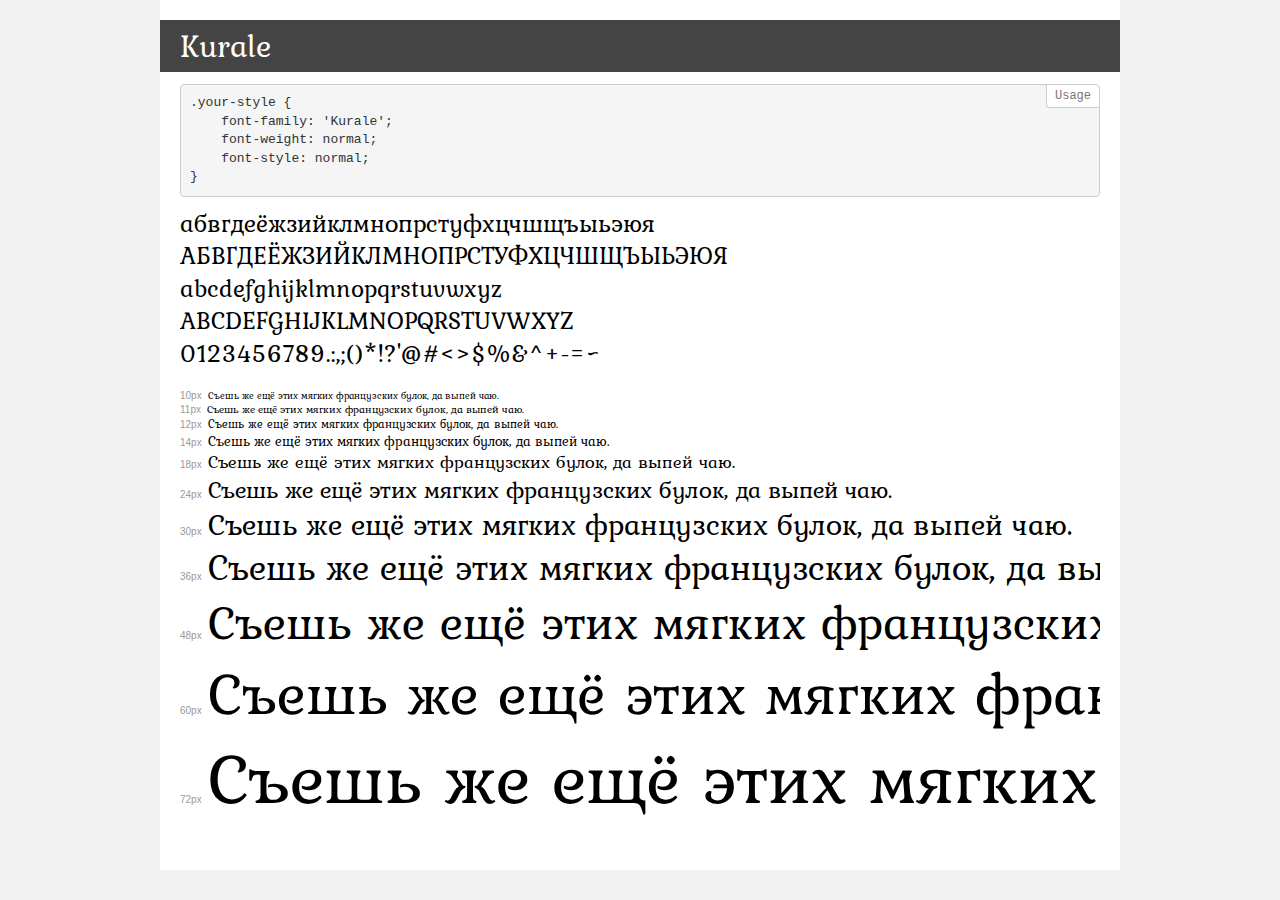
<file: public/fonts/Kurale/demo.html>
<!DOCTYPE html>
<html>
<head>
	<meta charset="utf-8">
	<meta http-equiv="X-UA-Compatible" content="IE=edge">
	<meta name="viewport" content="width=device-width, initial-scale=1">
	<meta name="robots" content="noindex, noarchive">
	<title>Transfonter demo</title>
	<link href="stylesheet.css" rel="stylesheet">
	<style>
		/*
		http://meyerweb.com/eric/tools/css/reset/
		v2.0 | 20110126
		License: none (public domain)
		*/
		html, body, div, span, applet, object, iframe,
		h1, h2, h3, h4, h5, h6, p, blockquote, pre,
		a, abbr, acronym, address, big, cite, code,
		del, dfn, em, img, ins, kbd, q, s, samp,
		small, strike, strong, sub, sup, tt, var,
		b, u, i, center,
		dl, dt, dd, ol, ul, li,
		fieldset, form, label, legend,
		table, caption, tbody, tfoot, thead, tr, th, td,
		article, aside, canvas, details, embed,
		figure, figcaption, footer, header, hgroup,
		menu, nav, output, ruby, section, summary,
		time, mark, audio, video {
			margin: 0;
			padding: 0;
			border: 0;
			font-size: 100%;
			font: inherit;
			vertical-align: baseline;
		}
		/* HTML5 display-role reset for older browsers */
		article, aside, details, figcaption, figure,
		footer, header, hgroup, menu, nav, section {
			display: block;
		}
		body {
			line-height: 1;
		}
		ol, ul {
			list-style: none;
		}
		blockquote, q {
			quotes: none;
		}
		blockquote:before, blockquote:after,
		q:before, q:after {
			content: '';
			content: none;
		}
		table {
			border-collapse: collapse;
			border-spacing: 0;
		}
		/* common styles */
		body {
			background: #f1f1f1;
			color: #000;
		}
		.page {
			background: #fff;
			width: 920px;
			margin: 0 auto;
			padding: 20px 20px 0 20px;
			overflow: hidden;
		}
		.font-container {
			overflow-x: auto;
			overflow-y: hidden;
			margin-bottom: 40px;
			line-height: 1.3;
			white-space: nowrap;
			padding-bottom: 5px;
		}
		h1 {
			position: relative;
			background: #444;
			font-size: 32px;
			color: #fff;
			padding: 10px 20px;
			margin: 0 -20px 12px -20px;
		}
		.letters {
			font-size: 25px;
			margin-bottom: 20px;
		}
		.s10:before {
			content: '10px';
		}
		.s11:before {
			content: '11px';
		}
		.s12:before {
			content: '12px';
		}
		.s14:before {
			content: '14px';
		}
		.s18:before {
			content: '18px';
		}
		.s24:before {
			content: '24px';
		}
		.s30:before {
			content: '30px';
		}
		.s36:before {
			content: '36px';
		}
		.s48:before {
			content: '48px';
		}
		.s60:before {
			content: '60px';
		}
		.s72:before {
			content: '72px';
		}
		.s10:before, .s11:before, .s12:before, .s14:before,
		.s18:before, .s24:before, .s30:before, .s36:before,
		.s48:before, .s60:before, .s72:before {
			font-family: Arial, sans-serif;
			font-size: 10px;
			font-weight: normal;
			font-style: normal;
			color: #999;
			padding-right: 6px;
		}
		pre {
			display: block;
			position: relative;
			padding: 9px;
			margin: 0 0 10px;
			font-family: Monaco, Menlo, Consolas, "Courier New", monospace !important;
			font-size: 13px;
			line-height: 1.428571429;
			color: #333;
			font-weight: normal !important;
			font-style: normal !important;
			background-color: #f5f5f5;
			border: 1px solid #ccc;
			overflow-x: auto;
			border-radius: 4px;
		}
		pre:after {
			display: block;
			position: absolute;
			right: 0;
			top: 0;
			content: 'Usage';
			line-height: 1;
			padding: 5px 8px;
			font-size: 12px;
			color: #767676;
			background-color: #fff;
			border: 1px solid #ccc;
			border-right: none;
			border-top: none;
			border-radius: 0 4px 0 4px;
			z-index: 10;
		}
		/* responsive */
		@media (max-width: 959px) {
			.page {
				width: auto;
				margin: 0;
			}
		}
	</style>
</head>
<body>
<div class="page">
	<div class="demo" style="font-family: 'Kurale'; font-weight: normal; font-style: normal;">
		<h1>Kurale</h1>
		<pre>.your-style {
    font-family: 'Kurale';
    font-weight: normal;
    font-style: normal;
}</pre>
		<div class="font-container">
			<p class="letters">
				абвгдеёжзийклмнопрстуфхцчшщъыьэюя <br />
				АБВГДЕЁЖЗИЙКЛМНОПРСТУФХЦЧШЩЪЫЬЭЮЯ <br />
				abcdefghijklmnopqrstuvwxyz <br />
				ABCDEFGHIJKLMNOPQRSTUVWXYZ <br />				0123456789.:,;()*!?'@#<>$%&^+-=~
			</p>
			<p class="s10" style="font-size: 10px;">Съешь же ещё этих мягких французских булок, да выпей чаю.</p>
			<p class="s11" style="font-size: 11px;">Съешь же ещё этих мягких французских булок, да выпей чаю.</p>
			<p class="s12" style="font-size: 12px;">Съешь же ещё этих мягких французских булок, да выпей чаю.</p>
			<p class="s14" style="font-size: 14px;">Съешь же ещё этих мягких французских булок, да выпей чаю.</p>
			<p class="s18" style="font-size: 18px;">Съешь же ещё этих мягких французских булок, да выпей чаю.</p>
			<p class="s24" style="font-size: 24px;">Съешь же ещё этих мягких французских булок, да выпей чаю.</p>
			<p class="s30" style="font-size: 30px;">Съешь же ещё этих мягких французских булок, да выпей чаю.</p>
			<p class="s36" style="font-size: 36px;">Съешь же ещё этих мягких французских булок, да выпей чаю.</p>
			<p class="s48" style="font-size: 48px;">Съешь же ещё этих мягких французских булок, да выпей чаю.</p>
			<p class="s60" style="font-size: 60px;">Съешь же ещё этих мягких французских булок, да выпей чаю.</p>
			<p class="s72" style="font-size: 72px;">Съешь же ещё этих мягких французских булок, да выпей чаю.</p>
		</div>
	</div>
</div>
</body>
</html>
</file>
<file: public/fonts/AvenirNextCyr/stylesheet.css>
/* This stylesheet generated by Transfonter (https://transfonter.org) on July 4, 2017 2:43 AM */

@font-face {
	font-family: 'Avenir Next Cyr';
	src: url('AvenirNextCyr-BoldItalic.eot');
	src: local('Avenir Next Cyr Bold Italic'), local('AvenirNextCyr-BoldItalic'),
		url('AvenirNextCyr-BoldItalic.eot?#iefix') format('embedded-opentype'),
		url('AvenirNextCyr-BoldItalic.woff') format('woff'),
		url('AvenirNextCyr-BoldItalic.ttf') format('truetype');
	font-weight: bold;
	font-style: italic;
}

@font-face {
	font-family: 'Avenir Next Cyr';
	src: url('AvenirNextCyr-Light.eot');
	src: local('Avenir Next Cyr Light'), local('AvenirNextCyr-Light'),
		url('AvenirNextCyr-Light.eot?#iefix') format('embedded-opentype'),
		url('AvenirNextCyr-Light.woff') format('woff'),
		url('AvenirNextCyr-Light.ttf') format('truetype');
	font-weight: 300;
	font-style: normal;
}

@font-face {
	font-family: 'Avenir Next Cyr';
	src: url('AvenirNextCyr-Demi.eot');
	src: local('Avenir Next Cyr Demi'), local('AvenirNextCyr-Demi'),
		url('AvenirNextCyr-Demi.eot?#iefix') format('embedded-opentype'),
		url('AvenirNextCyr-Demi.woff') format('woff'),
		url('AvenirNextCyr-Demi.ttf') format('truetype');
	font-weight: bold;
	font-style: normal;
}

@font-face {
	font-family: 'Avenir Next Cyr';
	src: url('AvenirNextCyr-ThinItalic.eot');
	src: local('Avenir Next Cyr Thin Italic'), local('AvenirNextCyr-ThinItalic'),
		url('AvenirNextCyr-ThinItalic.eot?#iefix') format('embedded-opentype'),
		url('AvenirNextCyr-ThinItalic.woff') format('woff'),
		url('AvenirNextCyr-ThinItalic.ttf') format('truetype');
	font-weight: 100;
	font-style: italic;
}

@font-face {
	font-family: 'Avenir Next Cyr';
	src: url('AvenirNextCyr-Italic.eot');
	src: local('Avenir Next Cyr Italic'), local('AvenirNextCyr-Italic'),
		url('AvenirNextCyr-Italic.eot?#iefix') format('embedded-opentype'),
		url('AvenirNextCyr-Italic.woff') format('woff'),
		url('AvenirNextCyr-Italic.ttf') format('truetype');
	font-weight: normal;
	font-style: italic;
}

@font-face {
	font-family: 'Avenir Next Cyr';
	src: url('AvenirNextCyr-HeavyItalic.eot');
	src: local('Avenir Next Cyr Heavy Italic'), local('AvenirNextCyr-HeavyItalic'),
		url('AvenirNextCyr-HeavyItalic.eot?#iefix') format('embedded-opentype'),
		url('AvenirNextCyr-HeavyItalic.woff') format('woff'),
		url('AvenirNextCyr-HeavyItalic.ttf') format('truetype');
	font-weight: 900;
	font-style: italic;
}

@font-face {
	font-family: 'Avenir Next Cyr';
	src: url('AvenirNextCyr-MediumItalic.eot');
	src: local('Avenir Next Cyr Medium Italic'), local('AvenirNextCyr-MediumItalic'),
		url('AvenirNextCyr-MediumItalic.eot?#iefix') format('embedded-opentype'),
		url('AvenirNextCyr-MediumItalic.woff') format('woff'),
		url('AvenirNextCyr-MediumItalic.ttf') format('truetype');
	font-weight: 500;
	font-style: italic;
}

@font-face {
	font-family: 'Avenir Next Cyr';
	src: url('AvenirNextCyr-LightItalic.eot');
	src: local('Avenir Next Cyr Light Italic'), local('AvenirNextCyr-LightItalic'),
		url('AvenirNextCyr-LightItalic.eot?#iefix') format('embedded-opentype'),
		url('AvenirNextCyr-LightItalic.woff') format('woff'),
		url('AvenirNextCyr-LightItalic.ttf') format('truetype');
	font-weight: 300;
	font-style: italic;
}

@font-face {
	font-family: 'Avenir Next Cyr';
	src: url('AvenirNextCyr-Medium.eot');
	src: local('Avenir Next Cyr Medium'), local('AvenirNextCyr-Medium'),
		url('AvenirNextCyr-Medium.eot?#iefix') format('embedded-opentype'),
		url('AvenirNextCyr-Medium.woff') format('woff'),
		url('AvenirNextCyr-Medium.ttf') format('truetype');
	font-weight: 500;
	font-style: normal;
}

@font-face {
	font-family: 'Avenir Next Cyr Ultra';
	src: url('AvenirNextCyr-UltraLightIt.eot');
	src: local('Avenir Next Cyr Ultra Light Italic'), local('AvenirNextCyr-UltraLightIt'),
		url('AvenirNextCyr-UltraLightIt.eot?#iefix') format('embedded-opentype'),
		url('AvenirNextCyr-UltraLightIt.woff') format('woff'),
		url('AvenirNextCyr-UltraLightIt.ttf') format('truetype');
	font-weight: 200;
	font-style: italic;
}

@font-face {
	font-family: 'Avenir Next Cyr';
	src: url('AvenirNextCyr-Regular.eot');
	src: local('Avenir Next Cyr Regular'), local('AvenirNextCyr-Regular'),
		url('AvenirNextCyr-Regular.eot?#iefix') format('embedded-opentype'),
		url('AvenirNextCyr-Regular.woff') format('woff'),
		url('AvenirNextCyr-Regular.ttf') format('truetype');
	font-weight: normal;
	font-style: normal;
}

@font-face {
	font-family: 'Avenir Next Cyr Ultra';
	src: url('AvenirNextCyr-UltraLight.eot');
	src: local('Avenir Next Cyr Ultra Light'), local('AvenirNextCyr-UltraLight'),
		url('AvenirNextCyr-UltraLight.eot?#iefix') format('embedded-opentype'),
		url('AvenirNextCyr-UltraLight.woff') format('woff'),
		url('AvenirNextCyr-UltraLight.ttf') format('truetype');
	font-weight: 200;
	font-style: normal;
}

@font-face {
	font-family: 'Avenir Next Cyr';
	src: url('AvenirNextCyr-Heavy.eot');
	src: local('Avenir Next Cyr Heavy'), local('AvenirNextCyr-Heavy'),
		url('AvenirNextCyr-Heavy.eot?#iefix') format('embedded-opentype'),
		url('AvenirNextCyr-Heavy.woff') format('woff'),
		url('AvenirNextCyr-Heavy.ttf') format('truetype');
	font-weight: 900;
	font-style: normal;
}

@font-face {
	font-family: 'Avenir Next Cyr';
	src: url('AvenirNextCyr-Bold.eot');
	src: local('Avenir Next Cyr Bold'), local('AvenirNextCyr-Bold'),
		url('AvenirNextCyr-Bold.eot?#iefix') format('embedded-opentype'),
		url('AvenirNextCyr-Bold.woff') format('woff'),
		url('AvenirNextCyr-Bold.ttf') format('truetype');
	font-weight: bold;
	font-style: normal;
}

@font-face {
	font-family: 'Avenir Next Cyr';
	src: url('AvenirNextCyr-DemiItalic.eot');
	src: local('Avenir Next Cyr Demi Italic'), local('AvenirNextCyr-DemiItalic'),
		url('AvenirNextCyr-DemiItalic.eot?#iefix') format('embedded-opentype'),
		url('AvenirNextCyr-DemiItalic.woff') format('woff'),
		url('AvenirNextCyr-DemiItalic.ttf') format('truetype');
	font-weight: bold;
	font-style: italic;
}

@font-face {
	font-family: 'Avenir Next Cyr';
	src: url('AvenirNextCyr-Thin.eot');
	src: local('Avenir Next Cyr Thin'), local('AvenirNextCyr-Thin'),
		url('AvenirNextCyr-Thin.eot?#iefix') format('embedded-opentype'),
		url('AvenirNextCyr-Thin.woff') format('woff'),
		url('AvenirNextCyr-Thin.ttf') format('truetype');
	font-weight: 100;
	font-style: normal;
}
</file>
<file: public/fonts/CodePro/stylesheet.css>
/* This stylesheet generated by Transfonter (https://transfonter.org) on June 26, 2017 11:25 AM */

@font-face {
	font-family: 'Code Pro';
	src: url('Code-Pro-Light.eot');
	src: local('Code Pro Light'), local('Code-Pro-Light'),
		url('Code-Pro-Light.eot?#iefix') format('embedded-opentype'),
		url('Code-Pro-Light.woff') format('woff'),
		url('Code-Pro-Light.ttf') format('truetype');
	font-weight: 300;
	font-style: normal;
}

@font-face {
	font-family: 'Code Pro';
	src: url('Code-Pro.eot');
	src: local('Code Pro'), local('Code-Pro'),
		url('Code-Pro.eot?#iefix') format('embedded-opentype'),
		url('Code-Pro.woff') format('woff'),
		url('Code-Pro.ttf') format('truetype');
	font-weight: normal;
	font-style: normal;
}

@font-face {
	font-family: 'Code Pro Light Demo';
	src: url('Code-Pro-Light-Demo.eot');
	src: local('Code Pro Light Demo'), local('Code-Pro-Light-Demo'),
		url('Code-Pro-Light-Demo.eot?#iefix') format('embedded-opentype'),
		url('Code-Pro-Light-Demo.woff') format('woff'),
		url('Code-Pro-Light-Demo.ttf') format('truetype');
	font-weight: 300;
	font-style: normal;
}

@font-face {
	font-family: 'Code Pro Bold LC';
	src: url('Code-Pro-Bold-LC.eot');
	src: local('Code Pro Bold LC'), local('Code-Pro-Bold-LC'),
		url('Code-Pro-Bold-LC.eot?#iefix') format('embedded-opentype'),
		url('Code-Pro-Bold-LC.woff') format('woff'),
		url('Code-Pro-Bold-LC.ttf') format('truetype');
	font-weight: bold;
	font-style: normal;
}

@font-face {
	font-family: 'Code Pro';
	src: url('Code-Pro-Bold.eot');
	src: local('Code Pro Bold'), local('Code-Pro-Bold'),
		url('Code-Pro-Bold.eot?#iefix') format('embedded-opentype'),
		url('Code-Pro-Bold.woff') format('woff'),
		url('Code-Pro-Bold.ttf') format('truetype');
	font-weight: bold;
	font-style: normal;
}

@font-face {
	font-family: 'Code Pro Light LC';
	src: url('Code-Pro-Light-LC.eot');
	src: local('Code Pro Light LC'), local('Code-Pro-Light-LC'),
		url('Code-Pro-Light-LC.eot?#iefix') format('embedded-opentype'),
		url('Code-Pro-Light-LC.woff') format('woff'),
		url('Code-Pro-Light-LC.ttf') format('truetype');
	font-weight: 300;
	font-style: normal;
}

@font-face {
	font-family: 'Code Pro LC';
	src: url('Code-Pro-LC.eot');
	src: local('Code Pro LC'), local('Code-Pro-LC'),
		url('Code-Pro-LC.eot?#iefix') format('embedded-opentype'),
		url('Code-Pro-LC.woff') format('woff'),
		url('Code-Pro-LC.ttf') format('truetype');
	font-weight: normal;
	font-style: normal;
}

@font-face {
	font-family: 'Code Pro Demo';
	src: url('Code-Pro-Demo.eot');
	src: local('Code Pro Demo'), local('Code-Pro-Demo'),
		url('Code-Pro-Demo.eot?#iefix') format('embedded-opentype'),
		url('Code-Pro-Demo.woff') format('woff'),
		url('Code-Pro-Demo.ttf') format('truetype');
	font-weight: normal;
	font-style: normal;
}

@font-face {
	font-family: 'Code Pro Black LC';
	src: url('Code-Pro-Black-LC.eot');
	src: local('Code Pro Black LC'), local('Code-Pro-Black-LC'),
		url('Code-Pro-Black-LC.eot?#iefix') format('embedded-opentype'),
		url('Code-Pro-Black-LC.woff') format('woff'),
		url('Code-Pro-Black-LC.ttf') format('truetype');
	font-weight: 900;
	font-style: normal;
}

@font-face {
	font-family: 'Code Pro';
	src: url('Code-Pro-Black.eot');
	src: local('Code Pro Black'), local('Code-Pro-Black'),
		url('Code-Pro-Black.eot?#iefix') format('embedded-opentype'),
		url('Code-Pro-Black.woff') format('woff'),
		url('Code-Pro-Black.ttf') format('truetype');
	font-weight: 900;
	font-style: normal;
}
</file>
<file: public/fonts/FuturaPT/stylesheet.css>
@font-face {
    font-family: 'Futura PT';
    src: url('FuturaPT-Heavy.eot');
    src: local('Futura PT Heavy'), local('FuturaPT-Heavy'),
        url('FuturaPT-Heavy.eot?#iefix') format('embedded-opentype'),
        url('FuturaPT-Heavy.woff') format('woff'),
        url('FuturaPT-Heavy.ttf') format('truetype');
    font-weight: 900;
    font-style: normal;
}

@font-face {
    font-family: 'Futura PT';
    src: url('FuturaPT-Medium.eot');
    src: local('Futura PT Medium'), local('FuturaPT-Medium'),
        url('FuturaPT-Medium.eot?#iefix') format('embedded-opentype'),
        url('FuturaPT-Medium.woff') format('woff'),
        url('FuturaPT-Medium.ttf') format('truetype');
    font-weight: 500;
    font-style: normal;
}

@font-face {
    font-family: 'Futura PT';
    src: url('FuturaPT-MediumObl.eot');
    src: local('Futura PT Medium Oblique'), local('FuturaPT-MediumObl'),
        url('FuturaPT-MediumObl.eot?#iefix') format('embedded-opentype'),
        url('FuturaPT-MediumObl.woff') format('woff'),
        url('FuturaPT-MediumObl.ttf') format('truetype');
    font-weight: 500;
    font-style: italic;
}

@font-face {
    font-family: 'Futura PT Cond';
    src: url('FuturaPTCond-Medium.eot');
    src: local('Futura PT Cond Medium'), local('FuturaPTCond-Medium'),
        url('FuturaPTCond-Medium.eot?#iefix') format('embedded-opentype'),
        url('FuturaPTCond-Medium.woff') format('woff'),
        url('FuturaPTCond-Medium.ttf') format('truetype');
    font-weight: 500;
    font-style: normal;
}

@font-face {
    font-family: 'Futura PT';
    src: url('FuturaPT-LightObl.eot');
    src: local('Futura PT Light Oblique'), local('FuturaPT-LightObl'),
        url('FuturaPT-LightObl.eot?#iefix') format('embedded-opentype'),
        url('FuturaPT-LightObl.woff') format('woff'),
        url('FuturaPT-LightObl.ttf') format('truetype');
    font-weight: 300;
    font-style: italic;
}

@font-face {
    font-family: 'Futura PT Book';
    src: url('FuturaPT-Book.eot');
    src: local('Futura PT Book'), local('FuturaPT-Book'),
        url('FuturaPT-Book.eot?#iefix') format('embedded-opentype'),
        url('FuturaPT-Book.woff') format('woff'),
        url('FuturaPT-Book.ttf') format('truetype');
    font-weight: normal;
    font-style: normal;
}

@font-face {
    font-family: 'Futura PT Cond';
    src: url('FuturaPTCond-Bold.eot');
    src: local('Futura PT Cond Bold'), local('FuturaPTCond-Bold'),
        url('FuturaPTCond-Bold.eot?#iefix') format('embedded-opentype'),
        url('FuturaPTCond-Bold.woff') format('woff'),
        url('FuturaPTCond-Bold.ttf') format('truetype');
    font-weight: bold;
    font-style: normal;
}

@font-face {
    font-family: 'Futura PT Book';
    src: url('FuturaPT-BookObl.eot');
    src: local('Futura PT Book Oblique'), local('FuturaPT-BookObl'),
        url('FuturaPT-BookObl.eot?#iefix') format('embedded-opentype'),a
        url('FuturaPT-BookObl.woff') format('woff'),
        url('FuturaPT-BookObl.ttf') format('truetype');
    font-weight: normal;
    font-style: italic;
}

@font-face {
    font-family: 'Futura PT Cond Extra';
    src: url('FuturaPTCond-ExtraBoldObl.eot');
    src: local('Futura PT Cond Extra Bold Oblique'), local('FuturaPTCond-ExtraBoldObl'),
        url('FuturaPTCond-ExtraBoldObl.eot?#iefix') format('embedded-opentype'),
        url('FuturaPTCond-ExtraBoldObl.woff') format('woff'),
        url('FuturaPTCond-ExtraBoldObl.ttf') format('truetype');
    font-weight: 800;
    font-style: italic;
}

@font-face {
    font-family: 'Futura PT';
    src: url('FuturaPT-Light.eot');
    src: local('Futura PT Light'), local('FuturaPT-Light'),
        url('FuturaPT-Light.eot?#iefix') format('embedded-opentype'),
        url('FuturaPT-Light.woff') format('woff'),
        url('FuturaPT-Light.ttf') format('truetype');
    font-weight: 300;
    font-style: normal;
}

@font-face {
    font-family: 'Futura PT';
    src: url('FuturaPT-BoldObl.eot');
    src: local('Futura PT Bold Oblique'), local('FuturaPT-BoldObl'),
        url('FuturaPT-BoldObl.eot?#iefix') format('embedded-opentype'),
        url('FuturaPT-BoldObl.woff') format('woff'),
        url('FuturaPT-BoldObl.ttf') format('truetype');
    font-weight: bold;
    font-style: italic;
}

@font-face {
    font-family: 'Futura PT Demi';
    src: url('FuturaPT-DemiObl.eot');
    src: local('Futura PT Demi Oblique'), local('FuturaPT-DemiObl'),
        url('FuturaPT-DemiObl.eot?#iefix') format('embedded-opentype'),
        url('FuturaPT-DemiObl.woff') format('woff'),
        url('FuturaPT-DemiObl.ttf') format('truetype');
    font-weight: 600;
    font-style: italic;
}

@font-face {
    font-family: 'Futura PT Cond Extra';
    src: url('FuturaPTCond-ExtraBold.eot');
    src: local('Futura PT Cond Extra Bold'), local('FuturaPTCond-ExtraBold'),
        url('FuturaPTCond-ExtraBold.eot?#iefix') format('embedded-opentype'),
        url('FuturaPTCond-ExtraBold.woff') format('woff'),
        url('FuturaPTCond-ExtraBold.ttf') format('truetype');
    font-weight: 800;
    font-style: normal;
}

@font-face {
    font-family: 'Futura PT Demi';
    src: url('FuturaPT-Demi.eot');
    src: local('Futura PT Demi'), local('FuturaPT-Demi'),
        url('FuturaPT-Demi.eot?#iefix') format('embedded-opentype'),
        url('FuturaPT-Demi.woff') format('woff'),
        url('FuturaPT-Demi.ttf') format('truetype');
    font-weight: 600;
    font-style: normal;
}

@font-face {
    font-family: 'Futura PT';
    src: url('FuturaPT-HeavyObl.eot');
    src: local('Futura PT Heavy Oblique'), local('FuturaPT-HeavyObl'),
        url('FuturaPT-HeavyObl.eot?#iefix') format('embedded-opentype'),
        url('FuturaPT-HeavyObl.woff') format('woff'),
        url('FuturaPT-HeavyObl.ttf') format('truetype');
    font-weight: 900;
    font-style: italic;
}

@font-face {
    font-family: 'Futura PT Extra';
    src: url('FuturaPT-ExtraBoldObl.eot');
    src: local('Futura PT Extra Bold Oblique'), local('FuturaPT-ExtraBoldObl'),
        url('FuturaPT-ExtraBoldObl.eot?#iefix') format('embedded-opentype'),
        url('FuturaPT-ExtraBoldObl.woff') format('woff'),
        url('FuturaPT-ExtraBoldObl.ttf') format('truetype');
    font-weight: 800;
    font-style: italic;
}

@font-face {
    font-family: 'Futura PT Cond Book';
    src: url('FuturaPTCond-Book.eot');
    src: local('Futura PT Cond Book'), local('FuturaPTCond-Book'),
        url('FuturaPTCond-Book.eot?#iefix') format('embedded-opentype'),
        url('FuturaPTCond-Book.woff') format('woff'),
        url('FuturaPTCond-Book.ttf') format('truetype');
    font-weight: normal;
    font-style: normal;
}

@font-face {
    font-family: 'Futura PT';
    src: url('FuturaPT-Bold.eot');
    src: local('Futura PT Bold'), local('FuturaPT-Bold'),
        url('FuturaPT-Bold.eot?#iefix') format('embedded-opentype'),
        url('FuturaPT-Bold.woff') format('woff'),
        url('FuturaPT-Bold.ttf') format('truetype');
    font-weight: bold;
    font-style: normal;
}

@font-face {
    font-family: 'Futura PT Extra';
    src: url('FuturaPT-ExtraBold.eot');
    src: local('Futura PT Extra Bold'), local('FuturaPT-ExtraBold'),
        url('FuturaPT-ExtraBold.eot?#iefix') format('embedded-opentype'),
        url('FuturaPT-ExtraBold.woff') format('woff'),
        url('FuturaPT-ExtraBold.ttf') format('truetype');
    font-weight: 800;
    font-style: normal;
}

@font-face {
    font-family: 'Futura PT Cond';
    src: url('FuturaPTCond-BoldObl.eot');
    src: local('Futura PT Cond Bold Oblique'), local('FuturaPTCond-BoldObl'),
        url('FuturaPTCond-BoldObl.eot?#iefix') format('embedded-opentype'),
        url('FuturaPTCond-BoldObl.woff') format('woff'),
        url('FuturaPTCond-BoldObl.ttf') format('truetype');
    font-weight: bold;
    font-style: italic;
}

@font-face {
    font-family: 'Futura PT Cond';
    src: url('FuturaPTCond-MediumObl.eot');
    src: local('Futura PT Cond Medium Oblique'), local('FuturaPTCond-MediumObl'),
        url('FuturaPTCond-MediumObl.eot?#iefix') format('embedded-opentype'),
        url('FuturaPTCond-MediumObl.woff') format('woff'),
        url('FuturaPTCond-MediumObl.ttf') format('truetype');
    font-weight: 500;
    font-style: italic;
}

@font-face {
    font-family: 'Futura PT Cond Book';
    src: url('FuturaPTCond-BookObl.eot');
    src: local('Futura PT Cond Book Oblique'), local('FuturaPTCond-BookObl'),
        url('FuturaPTCond-BookObl.eot?#iefix') format('embedded-opentype'),
        url('FuturaPTCond-BookObl.woff') format('woff'),
        url('FuturaPTCond-BookObl.ttf') format('truetype');
    font-weight: normal;
    font-style: italic;
}
</file>
<file: public/fonts/Kurale/stylesheet.css>
/* This stylesheet generated by Transfonter (https://transfonter.org) on August 2, 2017 9:41 PM */

@font-face {
	font-family: 'Kurale';
	src: url('Kurale-Regular.eot');
	src: local('Kurale'), local('Kurale-Regular'),
		url('Kurale-Regular.eot?#iefix') format('embedded-opentype'),
		url('Kurale-Regular.woff') format('woff'),
		url('Kurale-Regular.ttf') format('truetype');
	font-weight: normal;
	font-style: normal;
}
</file>
